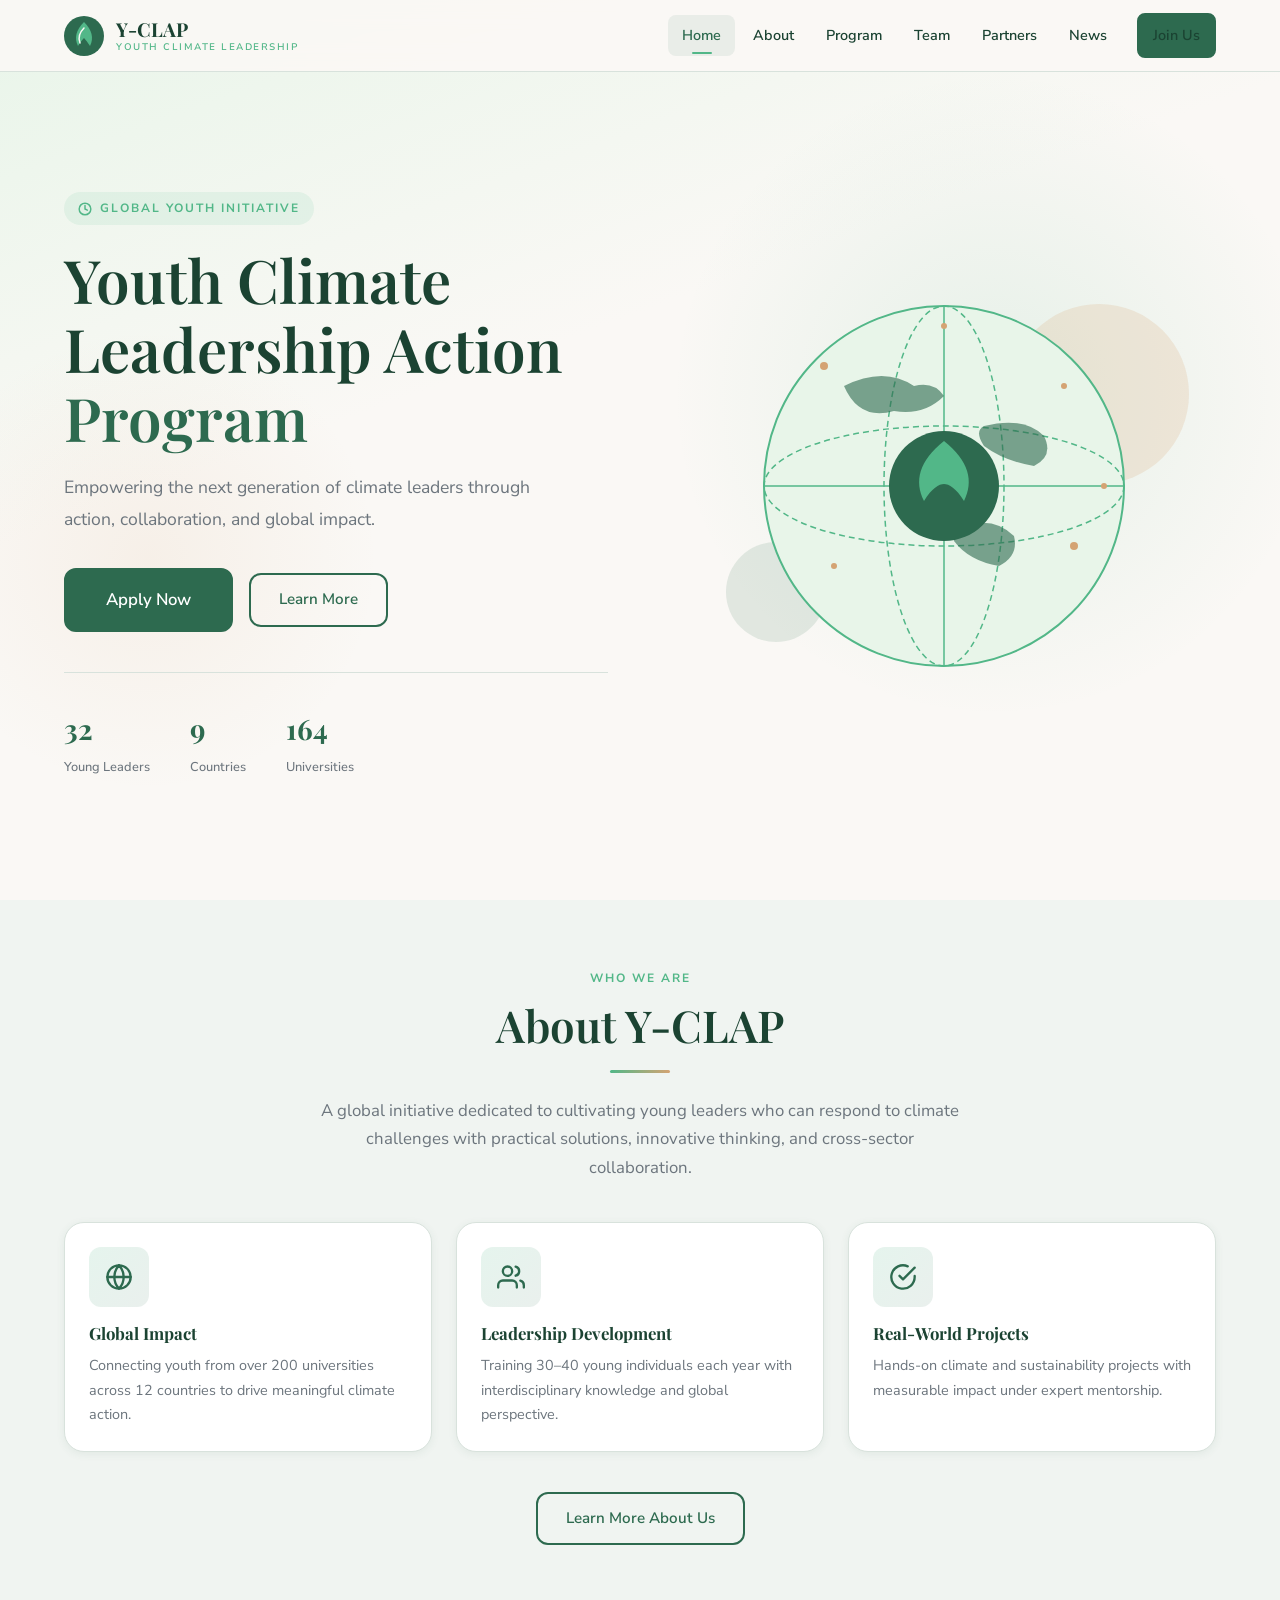
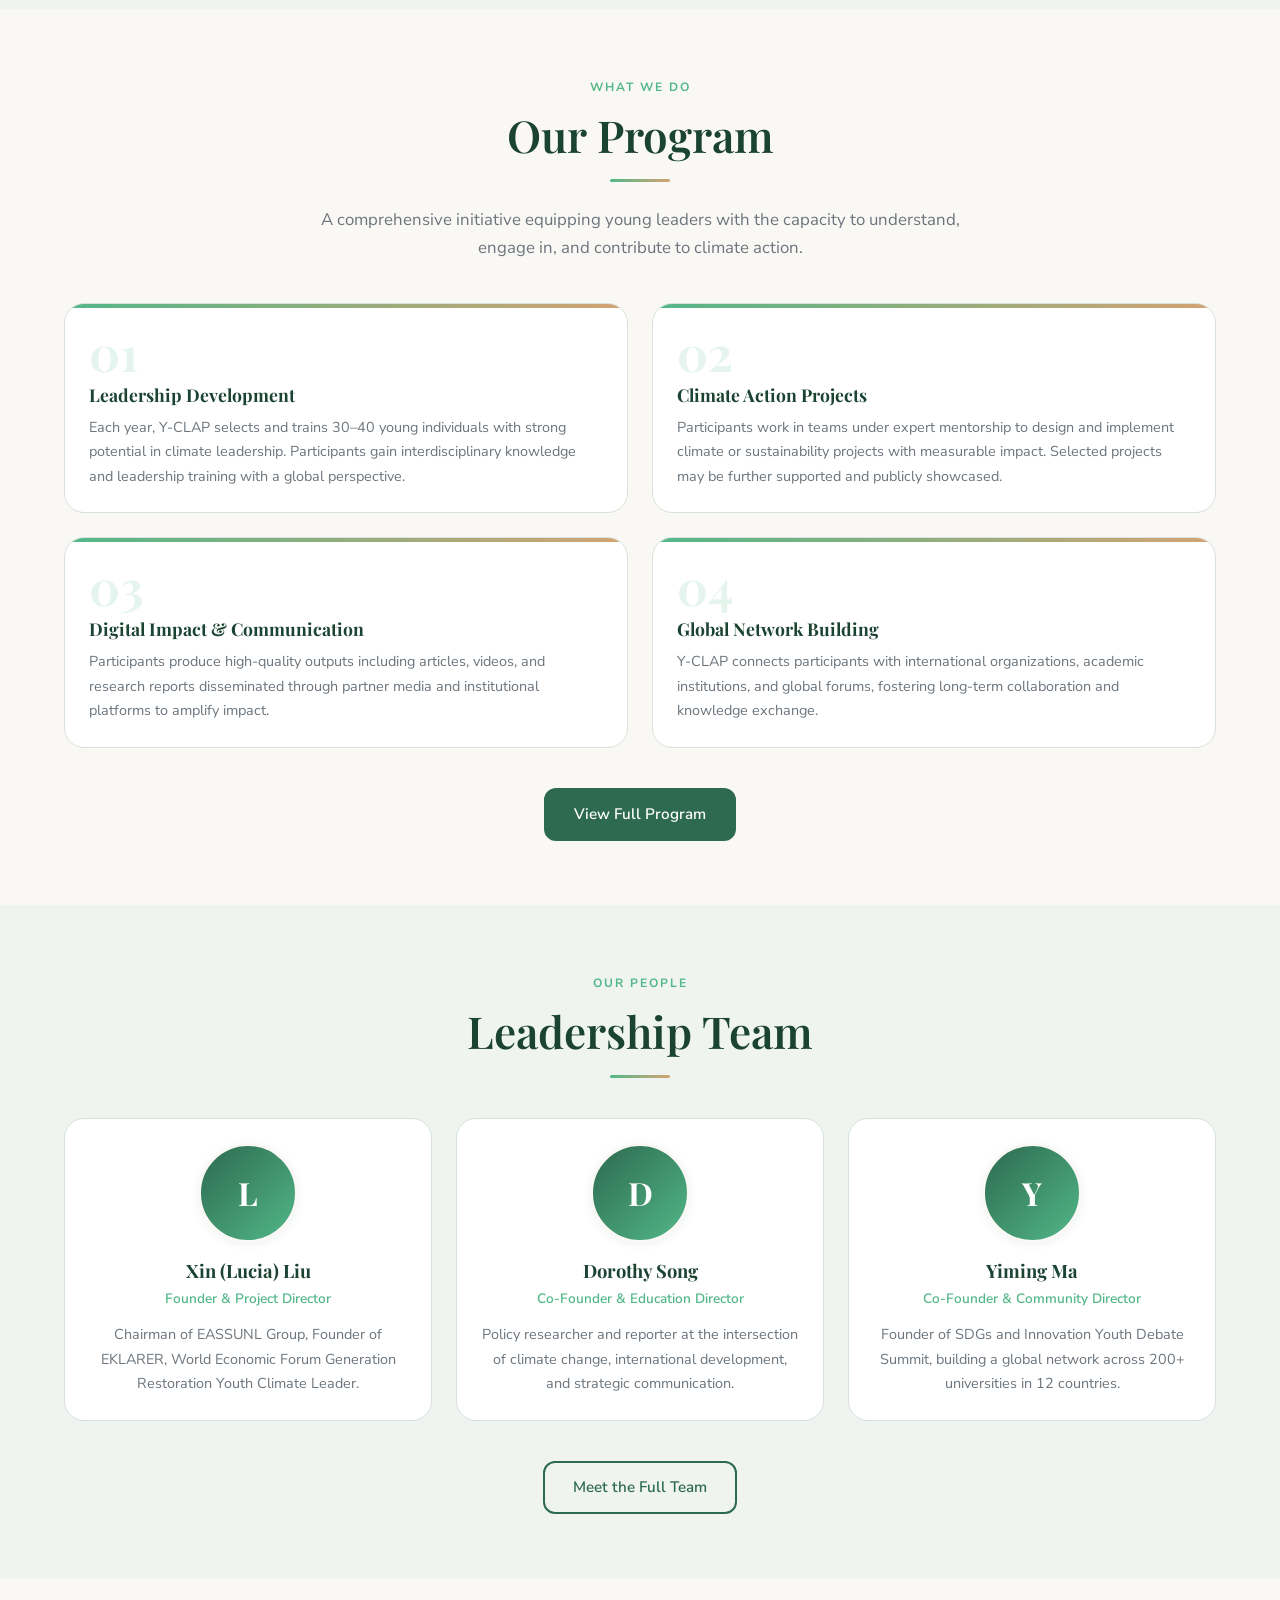
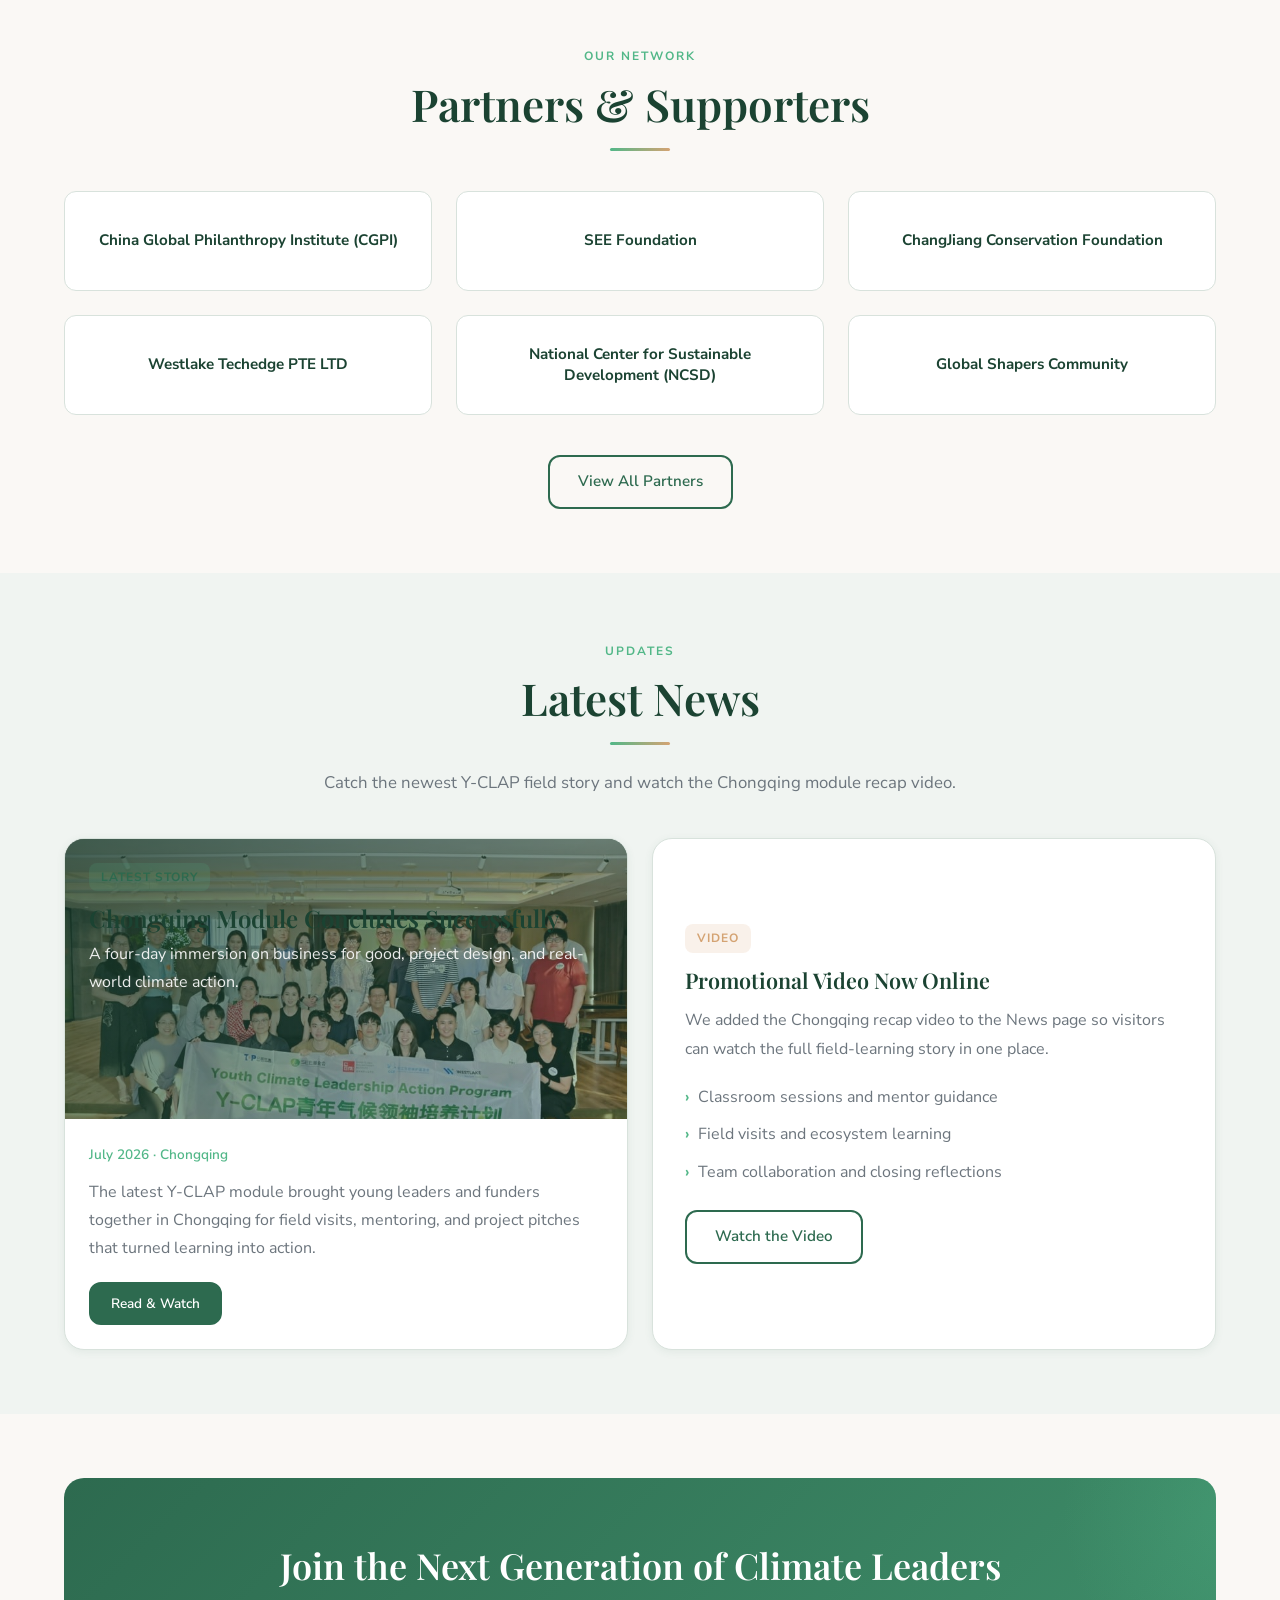
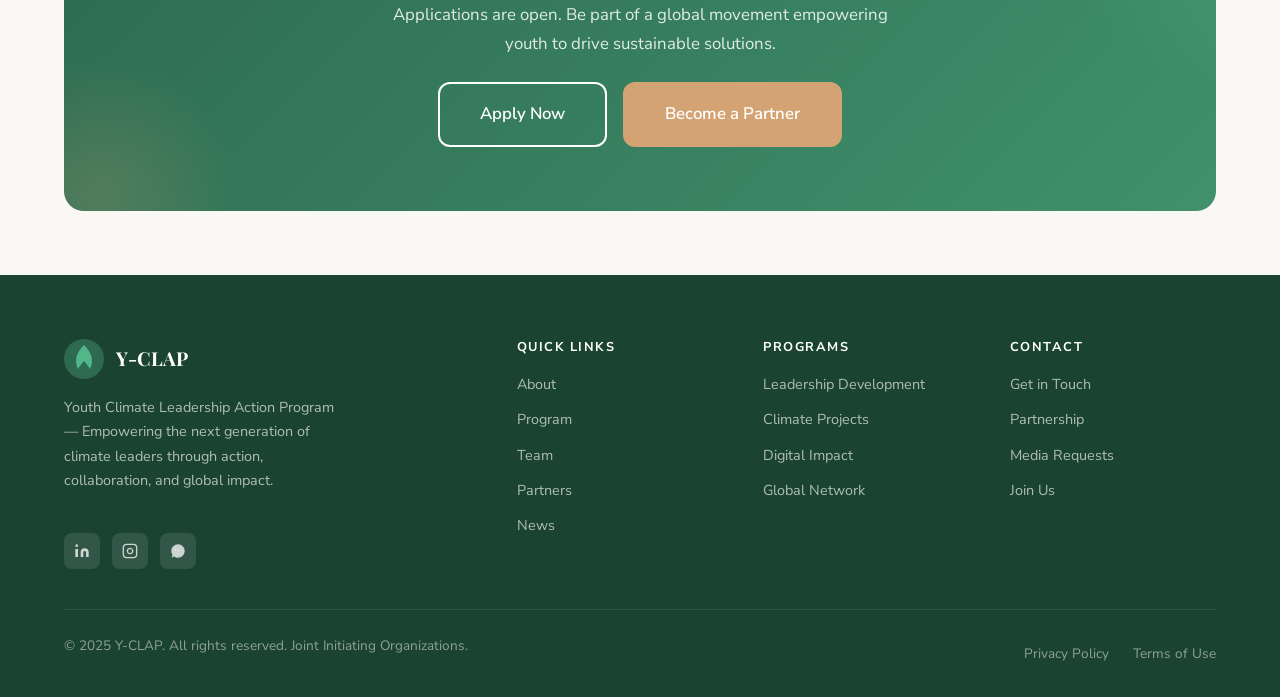
<file: index.html>
<!DOCTYPE html>
<html lang="en">
<head>
  <meta charset="UTF-8">
  <meta name="viewport" content="width=device-width, initial-scale=1.0">
  <title>Y-CLAP | Youth Climate Leadership Action Program</title>
  <meta name="description" content="Empowering the next generation of climate leaders through action, collaboration, and global impact.">
  <link rel="stylesheet" href="css/style.css">
  <link rel="stylesheet" href="css/components.css">
  <link rel="icon" type="image/svg+xml" href="data:image/svg+xml,<svg xmlns='http://www.w3.org/2000/svg' viewBox='0 0 100 100'><circle cx='50' cy='50' r='45' fill='%232d6a4f'/><path d='M50 20 C30 35 25 55 35 70 C42 60 50 55 50 55 C50 55 58 60 65 70 C75 55 70 35 50 20Z' fill='%2352b788'/></svg>">
</head>
<body>

  <!-- Header -->
  <header class="header">
    <div class="header__inner">
      <a href="index.html" class="header__logo">
        <svg class="header__logo-icon" viewBox="0 0 40 40" fill="none" xmlns="http://www.w3.org/2000/svg">
          <circle cx="20" cy="20" r="20" fill="#2d6a4f"/>
          <path d="M20 6C12 14 10 22 14 30C17 25 20 22 20 22C20 22 23 25 26 30C30 22 28 14 20 6Z" fill="#52b788"/>
          <path d="M20 12C15 17 14 22 16 27" stroke="#faf8f5" stroke-width="1.5" stroke-linecap="round"/>
        </svg>
        <div class="header__logo-text">
          Y-CLAP
          <span>Youth Climate Leadership</span>
        </div>
      </a>

      <nav class="nav" aria-label="Main navigation">
        <a href="index.html" class="nav__link active">Home</a>
        <a href="about.html" class="nav__link">About</a>
        <a href="program.html" class="nav__link">Program</a>
        <a href="team.html" class="nav__link">Team</a>
        <a href="partners.html" class="nav__link">Partners</a>
        <a href="news.html" class="nav__link">News</a>
        <a href="contact.html" class="nav__link nav__cta btn btn--primary btn--sm">Join Us</a>
      </nav>

      <button class="nav-toggle" aria-label="Toggle menu">
        <span></span><span></span><span></span>
      </button>
    </div>
  </header>

  <!-- Hero Section -->
  <section class="hero">
    <div class="container">
      <div class="hero__inner">
        <div class="hero__content">
          <div class="hero__label">
            <svg width="14" height="14" viewBox="0 0 24 24" fill="none" stroke="currentColor" stroke-width="2.5" stroke-linecap="round" stroke-linejoin="round"><path d="M12 2C6.48 2 2 6.48 2 12s4.48 10 10 10 10-4.48 10-10S17.52 2 12 2z"/><path d="M12 6v6l4 2"/></svg>
            Global Youth Initiative
          </div>
          <h1 class="hero__title">
            Youth Climate<br>Leadership Action<br><em>Program</em>
          </h1>
          <p class="hero__subtitle">
            Empowering the next generation of climate leaders through action, collaboration, and global impact.
          </p>
          <div class="hero__actions">
            <a href="contact.html" class="btn btn--primary btn--lg">Apply Now</a>
            <a href="program.html" class="btn btn--outline">Learn More</a>
          </div>

          <div class="hero__stats">
            <div class="hero__stat">
              <span class="hero__stat-number" data-counter="40">0</span>
              <span class="hero__stat-label">Young Leaders</span>
            </div>
            <div class="hero__stat">
              <span class="hero__stat-number" data-counter="12">0</span>
              <span class="hero__stat-label">Countries</span>
            </div>
            <div class="hero__stat">
              <span class="hero__stat-number" data-counter="200">0</span>
              <span class="hero__stat-label">Universities</span>
            </div>
          </div>
        </div>

        <div class="hero__visual" aria-hidden="true">
          <div class="hero__circle hero__circle--1"></div>
          <div class="hero__circle hero__circle--2"></div>
          <div class="hero__circle hero__circle--3"></div>
          <svg class="hero__illustration" viewBox="0 0 520 520" fill="none" xmlns="http://www.w3.org/2000/svg">
            <!-- Globe -->
            <circle cx="260" cy="260" r="180" fill="#e8f5e9" stroke="#52b788" stroke-width="2"/>
            <ellipse cx="260" cy="260" rx="180" ry="60" stroke="#52b788" stroke-width="1.5" stroke-dasharray="6 4"/>
            <ellipse cx="260" cy="260" rx="60" ry="180" stroke="#52b788" stroke-width="1.5" stroke-dasharray="6 4"/>
            <path d="M80 260 H440" stroke="#52b788" stroke-width="1.5"/>
            <path d="M260 80 V440" stroke="#52b788" stroke-width="1.5"/>
            <!-- Continents simplified -->
            <path d="M160 160 Q200 140 230 160 Q250 155 260 170 Q240 190 210 185 Q175 195 160 160Z" fill="#2d6a4f" opacity="0.6"/>
            <path d="M300 200 Q340 190 360 210 Q370 230 350 240 Q320 235 300 220 Q290 205 300 200Z" fill="#2d6a4f" opacity="0.6"/>
            <path d="M280 300 Q310 290 330 310 Q335 330 315 340 Q285 335 270 315 Q270 305 280 300Z" fill="#2d6a4f" opacity="0.6"/>
            <!-- Central leaf logo -->
            <circle cx="260" cy="260" r="55" fill="#2d6a4f"/>
            <path d="M260 215C235 235 230 255 240 275C248 262 255 258 260 258C265 258 272 262 280 275C290 255 285 235 260 215Z" fill="#52b788"/>
            <!-- Stars -->
            <circle cx="140" cy="140" r="4" fill="#d4a373"/>
            <circle cx="380" cy="160" r="3" fill="#d4a373"/>
            <circle cx="150" cy="340" r="3" fill="#d4a373"/>
            <circle cx="390" cy="320" r="4" fill="#d4a373"/>
            <circle cx="260" cy="100" r="3" fill="#d4a373"/>
            <circle cx="420" cy="260" r="3" fill="#d4a373"/>
          </svg>
        </div>
      </div>
    </div>
  </section>

  <!-- About Preview -->
  <section class="section section--alt">
    <div class="container">
      <div class="section__header fade-in">
        <span class="section__label">Who We Are</span>
        <h2 class="section__title">About Y-CLAP</h2>
        <div class="section-divider"></div>
        <p class="section__subtitle">
          A global initiative dedicated to cultivating young leaders who can respond to climate challenges with practical solutions, innovative thinking, and cross-sector collaboration.
        </p>
      </div>

      <div class="grid grid--3" style="margin-top: 2.5rem;">
        <div class="card fade-in fade-in-delay-1">
          <div class="value-card__icon" style="margin: 0 0 1rem;">
            <svg width="28" height="28" viewBox="0 0 24 24" fill="none" stroke="currentColor" stroke-width="2" stroke-linecap="round" stroke-linejoin="round"><circle cx="12" cy="12" r="10"/><path d="M12 2a14.5 14.5 0 0 0 0 20 14.5 14.5 0 0 0 0-20"/><path d="M2 12h20"/></svg>
          </div>
          <h3 class="value-card__title">Global Impact</h3>
          <p class="value-card__desc">Connecting youth from over 200 universities across 12 countries to drive meaningful climate action.</p>
        </div>

        <div class="card fade-in fade-in-delay-2">
          <div class="value-card__icon" style="margin: 0 0 1rem;">
            <svg width="28" height="28" viewBox="0 0 24 24" fill="none" stroke="currentColor" stroke-width="2" stroke-linecap="round" stroke-linejoin="round"><path d="M17 21v-2a4 4 0 0 0-4-4H5a4 4 0 0 0-4 4v2"/><circle cx="9" cy="7" r="4"/><path d="M23 21v-2a4 4 0 0 0-3-3.87"/><path d="M16 3.13a4 4 0 0 1 0 7.75"/></svg>
          </div>
          <h3 class="value-card__title">Leadership Development</h3>
          <p class="value-card__desc">Training 30–40 young individuals each year with interdisciplinary knowledge and global perspective.</p>
        </div>

        <div class="card fade-in fade-in-delay-3">
          <div class="value-card__icon" style="margin: 0 0 1rem;">
            <svg width="28" height="28" viewBox="0 0 24 24" fill="none" stroke="currentColor" stroke-width="2" stroke-linecap="round" stroke-linejoin="round"><path d="M22 11.08V12a10 10 0 1 1-5.93-9.14"/><polyline points="22 4 12 14.01 9 11.01"/></svg>
          </div>
          <h3 class="value-card__title">Real-World Projects</h3>
          <p class="value-card__desc">Hands-on climate and sustainability projects with measurable impact under expert mentorship.</p>
        </div>
      </div>

      <div style="text-align: center; margin-top: 2.5rem;" class="fade-in">
        <a href="about.html" class="btn btn--outline">Learn More About Us</a>
      </div>
    </div>
  </section>

  <!-- Program Highlights -->
  <section class="section">
    <div class="container">
      <div class="section__header fade-in">
        <span class="section__label">What We Do</span>
        <h2 class="section__title">Our Program</h2>
        <div class="section-divider"></div>
        <p class="section__subtitle">
          A comprehensive initiative equipping young leaders with the capacity to understand, engage in, and contribute to climate action.
        </p>
      </div>

      <div class="grid grid--2" style="margin-top: 2.5rem; gap: 1.5rem;">
        <div class="program-card fade-in fade-in-delay-1">
          <div class="program-card__number">01</div>
          <h3 class="program-card__title">Leadership Development</h3>
          <p class="program-card__desc">Each year, Y-CLAP selects and trains 30–40 young individuals with strong potential in climate leadership. Participants gain interdisciplinary knowledge and leadership training with a global perspective.</p>
        </div>

        <div class="program-card fade-in fade-in-delay-2">
          <div class="program-card__number">02</div>
          <h3 class="program-card__title">Climate Action Projects</h3>
          <p class="program-card__desc">Participants work in teams under expert mentorship to design and implement climate or sustainability projects with measurable impact. Selected projects may be further supported and publicly showcased.</p>
        </div>

        <div class="program-card fade-in fade-in-delay-3">
          <div class="program-card__number">03</div>
          <h3 class="program-card__title">Digital Impact & Communication</h3>
          <p class="program-card__desc">Participants produce high-quality outputs including articles, videos, and research reports disseminated through partner media and institutional platforms to amplify impact.</p>
        </div>

        <div class="program-card fade-in fade-in-delay-4">
          <div class="program-card__number">04</div>
          <h3 class="program-card__title">Global Network Building</h3>
          <p class="program-card__desc">Y-CLAP connects participants with international organizations, academic institutions, and global forums, fostering long-term collaboration and knowledge exchange.</p>
        </div>
      </div>

      <div style="text-align: center; margin-top: 2.5rem;" class="fade-in">
        <a href="program.html" class="btn btn--primary">View Full Program</a>
      </div>
    </div>
  </section>

  <!-- Team Preview -->
  <section class="section section--alt">
    <div class="container">
      <div class="section__header fade-in">
        <span class="section__label">Our People</span>
        <h2 class="section__title">Leadership Team</h2>
        <div class="section-divider"></div>
      </div>

      <div class="grid grid--3" style="margin-top: 2.5rem;">
        <div class="team-card text-center fade-in fade-in-delay-1">
          <div class="team-card__avatar">L</div>
          <h3 class="team-card__name">Xin (Lucia) Liu</h3>
          <p class="team-card__role">Founder & Project Director</p>
          <p class="team-card__bio">Chairman of EASSUNL Group, Founder of EKLARER, World Economic Forum Generation Restoration Youth Climate Leader.</p>
        </div>

        <div class="team-card text-center fade-in fade-in-delay-2">
          <div class="team-card__avatar">D</div>
          <h3 class="team-card__name">Dorothy Song</h3>
          <p class="team-card__role">Co-Founder & Education Director</p>
          <p class="team-card__bio">Policy researcher and reporter at the intersection of climate change, international development, and strategic communication.</p>
        </div>

        <div class="team-card text-center fade-in fade-in-delay-3">
          <div class="team-card__avatar">Y</div>
          <h3 class="team-card__name">Yiming Ma</h3>
          <p class="team-card__role">Co-Founder & Community Director</p>
          <p class="team-card__bio">Founder of SDGs and Innovation Youth Debate Summit, building a global network across 200+ universities in 12 countries.</p>
        </div>
      </div>

      <div style="text-align: center; margin-top: 2.5rem;" class="fade-in">
        <a href="team.html" class="btn btn--outline">Meet the Full Team</a>
      </div>
    </div>
  </section>

  <!-- Partners Preview -->
  <section class="section">
    <div class="container">
      <div class="section__header fade-in">
        <span class="section__label">Our Network</span>
        <h2 class="section__title">Partners & Supporters</h2>
        <div class="section-divider"></div>
      </div>

      <div class="grid grid--3" style="margin-top: 2.5rem;">
        <div class="partner-card fade-in fade-in-delay-1"><span class="partner-card__name">China Global Philanthropy Institute (CGPI)</span></div>
        <div class="partner-card fade-in fade-in-delay-2"><span class="partner-card__name">SEE Foundation</span></div>
        <div class="partner-card fade-in fade-in-delay-3"><span class="partner-card__name">ChangJiang Conservation Foundation</span></div>
        <div class="partner-card fade-in fade-in-delay-1"><span class="partner-card__name">Westlake Techedge PTE LTD</span></div>
        <div class="partner-card fade-in fade-in-delay-2"><span class="partner-card__name">National Center for Sustainable Development (NCSD)</span></div>
        <div class="partner-card fade-in fade-in-delay-3"><span class="partner-card__name">Global Shapers Community</span></div>
      </div>

      <div style="text-align: center; margin-top: 2.5rem;" class="fade-in">
        <a href="partners.html" class="btn btn--outline">View All Partners</a>
      </div>
    </div>
  </section>

  <!-- Latest News -->
  <section class="section section--alt">
    <div class="container">
      <div class="section__header fade-in">
        <span class="section__label">Updates</span>
        <h2 class="section__title">Latest News</h2>
        <div class="section-divider"></div>
        <p class="section__subtitle">Catch the newest Y-CLAP field story and watch the Chongqing module recap video.</p>
      </div>

      <div class="grid grid--2" style="margin-top: 2.5rem; gap: 1.5rem; align-items: stretch;">
        <div class="card fade-in fade-in-delay-1" style="padding: 0; overflow: hidden;">
          <div style="position: relative; min-height: 280px; background: var(--color-primary-dark);">
            <img src="assets/images/group-cover.jpg" alt="Chongqing module video still" style="width: 100%; height: 100%; object-fit: cover; position: absolute; inset: 0; opacity: 0.78;">
            <div style="position: absolute; inset: 0; background: linear-gradient(135deg, rgba(27,67,50,0.7), rgba(82,183,136,0.15));"></div>
            <div style="position: relative; z-index: 1; display: flex; height: 100%; align-items: flex-end; padding: 1.5rem; color: white;">
              <div>
                <span class="badge badge--green" style="margin-bottom: 0.75rem;">Latest Story</span>
                <h3 style="font-size: 1.5rem; margin-bottom: 0.5rem; line-height: 1.25;">Chongqing Module Concludes Successfully</h3>
                <p style="margin: 0; opacity: 0.9;">A four-day immersion on business for good, project design, and real-world climate action.</p>
              </div>
            </div>
          </div>
          <div style="padding: 1.5rem;">
            <p style="color: var(--color-secondary); font-size: 0.85rem; font-weight: 600; margin-bottom: 0.75rem;">July 2026 · Chongqing</p>
            <p style="color: var(--color-text-muted); line-height: 1.75; margin-bottom: 1.25rem;">The latest Y-CLAP module brought young leaders and funders together in Chongqing for field visits, mentoring, and project pitches that turned learning into action.</p>
            <a href="news.html#video" class="btn btn--primary btn--sm">Read &amp; Watch</a>
          </div>
        </div>

        <div class="card fade-in fade-in-delay-2" style="display: flex; flex-direction: column; justify-content: center; min-height: 280px; padding: 2rem;">
          <span class="badge badge--accent" style="margin-bottom: 0.85rem; align-self: flex-start;">Video</span>
          <h3 style="font-size: 1.35rem; margin-bottom: 0.75rem; color: var(--color-primary-dark);">Promotional Video Now Online</h3>
          <p style="color: var(--color-text-muted); line-height: 1.8; margin-bottom: 1.25rem;">We added the Chongqing recap video to the News page so visitors can watch the full field-learning story in one place.</p>
          <ul style="list-style: none; display: grid; gap: 0.65rem; margin: 0 0 1.5rem; padding: 0; color: var(--color-text-muted);">
            <li style="display: flex; gap: 0.5rem; align-items: flex-start;"><span style="color: var(--color-secondary); font-weight: 700;">›</span> Classroom sessions and mentor guidance</li>
            <li style="display: flex; gap: 0.5rem; align-items: flex-start;"><span style="color: var(--color-secondary); font-weight: 700;">›</span> Field visits and ecosystem learning</li>
            <li style="display: flex; gap: 0.5rem; align-items: flex-start;"><span style="color: var(--color-secondary); font-weight: 700;">›</span> Team collaboration and closing reflections</li>
          </ul>
          <div>
            <a href="news.html#video" class="btn btn--outline">Watch the Video</a>
          </div>
        </div>
      </div>
    </div>
  </section>


  <!-- CTA Banner -->
  <section class="section">
    <div class="container">
      <div class="cta-banner fade-in">
        <div class="cta-banner__inner">
          <h2>Join the Next Generation of Climate Leaders</h2>
          <p>Applications are open. Be part of a global movement empowering youth to drive sustainable solutions.</p>
          <div class="cta-banner__actions">
            <a href="contact.html" class="btn btn--outline-white btn--lg">Apply Now</a>
            <a href="contact.html" class="btn btn--accent btn--lg">Become a Partner</a>
          </div>
        </div>
      </div>
    </div>
  </section>

  <!-- Footer -->
  <footer class="footer">
    <div class="container">
      <div class="footer__grid">
        <div class="footer__brand">
          <div class="footer__brand-logo">
            <svg viewBox="0 0 40 40" fill="none"><circle cx="20" cy="20" r="20" fill="#2d6a4f"/><path d="M20 6C12 14 10 22 14 30C17 25 20 22 20 22C20 22 23 25 26 30C30 22 28 14 20 6Z" fill="#52b788"/></svg>
            <span class="footer__brand-name">Y-CLAP</span>
          </div>
          <p class="footer__brand-desc">Youth Climate Leadership Action Program — Empowering the next generation of climate leaders through action, collaboration, and global impact.</p>
          <div class="footer__social">
            <a href="#" aria-label="LinkedIn">
              <svg width="16" height="16" viewBox="0 0 24 24" fill="currentColor"><path d="M16 8a6 6 0 0 1 6 6v7h-4v-7a2 2 0 0 0-2-2 2 2 0 0 0-2 2v7h-4v-7a6 6 0 0 1 6-6z"/><rect x="2" y="9" width="4" height="12"/><circle cx="4" cy="4" r="2"/></svg>
            </a>
            <a href="#" aria-label="Instagram">
              <svg width="16" height="16" viewBox="0 0 24 24" fill="none" stroke="currentColor" stroke-width="2"><rect x="2" y="2" width="20" height="20" rx="5" ry="5"/><path d="M16 11.37A4 4 0 1 1 12.63 8 4 4 0 0 1 16 11.37z"/><line x1="17.5" y1="6.5" x2="17.51" y2="6.5"/></svg>
            </a>
            <a href="#" aria-label="WeChat">
              <svg width="16" height="16" viewBox="0 0 24 24" fill="currentColor"><path d="M8.5 11.5a1 1 0 1 0 0-2 1 1 0 0 0 0 2zm5 0a1 1 0 1 0 0-2 1 1 0 0 0 0 2z"/><path d="M12 2C6.48 2 2 6.48 2 12c0 2.17.7 4.18 1.88 5.82L2 22l4.18-1.88C7.82 21.3 9.83 22 12 22c5.52 0 10-4.48 10-10S17.52 2 12 2z"/></svg>
            </a>
          </div>
        </div>

        <div class="footer__col">
          <h4>Quick Links</h4>
          <ul class="footer__links">
            <li><a href="about.html">About</a></li>
            <li><a href="program.html">Program</a></li>
            <li><a href="team.html">Team</a></li>
            <li><a href="partners.html">Partners</a></li>
            <li><a href="news.html">News</a></li>
          </ul>
        </div>

        <div class="footer__col">
          <h4>Programs</h4>
          <ul class="footer__links">
            <li><a href="program.html">Leadership Development</a></li>
            <li><a href="program.html">Climate Projects</a></li>
            <li><a href="program.html">Digital Impact</a></li>
            <li><a href="program.html">Global Network</a></li>
          </ul>
        </div>

        <div class="footer__col">
          <h4>Contact</h4>
          <ul class="footer__links">
            <li><a href="contact.html">Get in Touch</a></li>
            <li><a href="contact.html">Partnership</a></li>
            <li><a href="contact.html">Media Requests</a></li>
            <li><a href="contact.html">Join Us</a></li>
          </ul>
        </div>
      </div>

      <div class="footer__bottom">
        <p>© 2025 Y-CLAP. All rights reserved. Joint Initiating Organizations.</p>
        <div class="footer__bottom-links">
          <a href="#">Privacy Policy</a>
          <a href="#">Terms of Use</a>
        </div>
      </div>
    </div>
  </footer>

  <script src="js/main.js"></script>
</body>
</html>
</file>
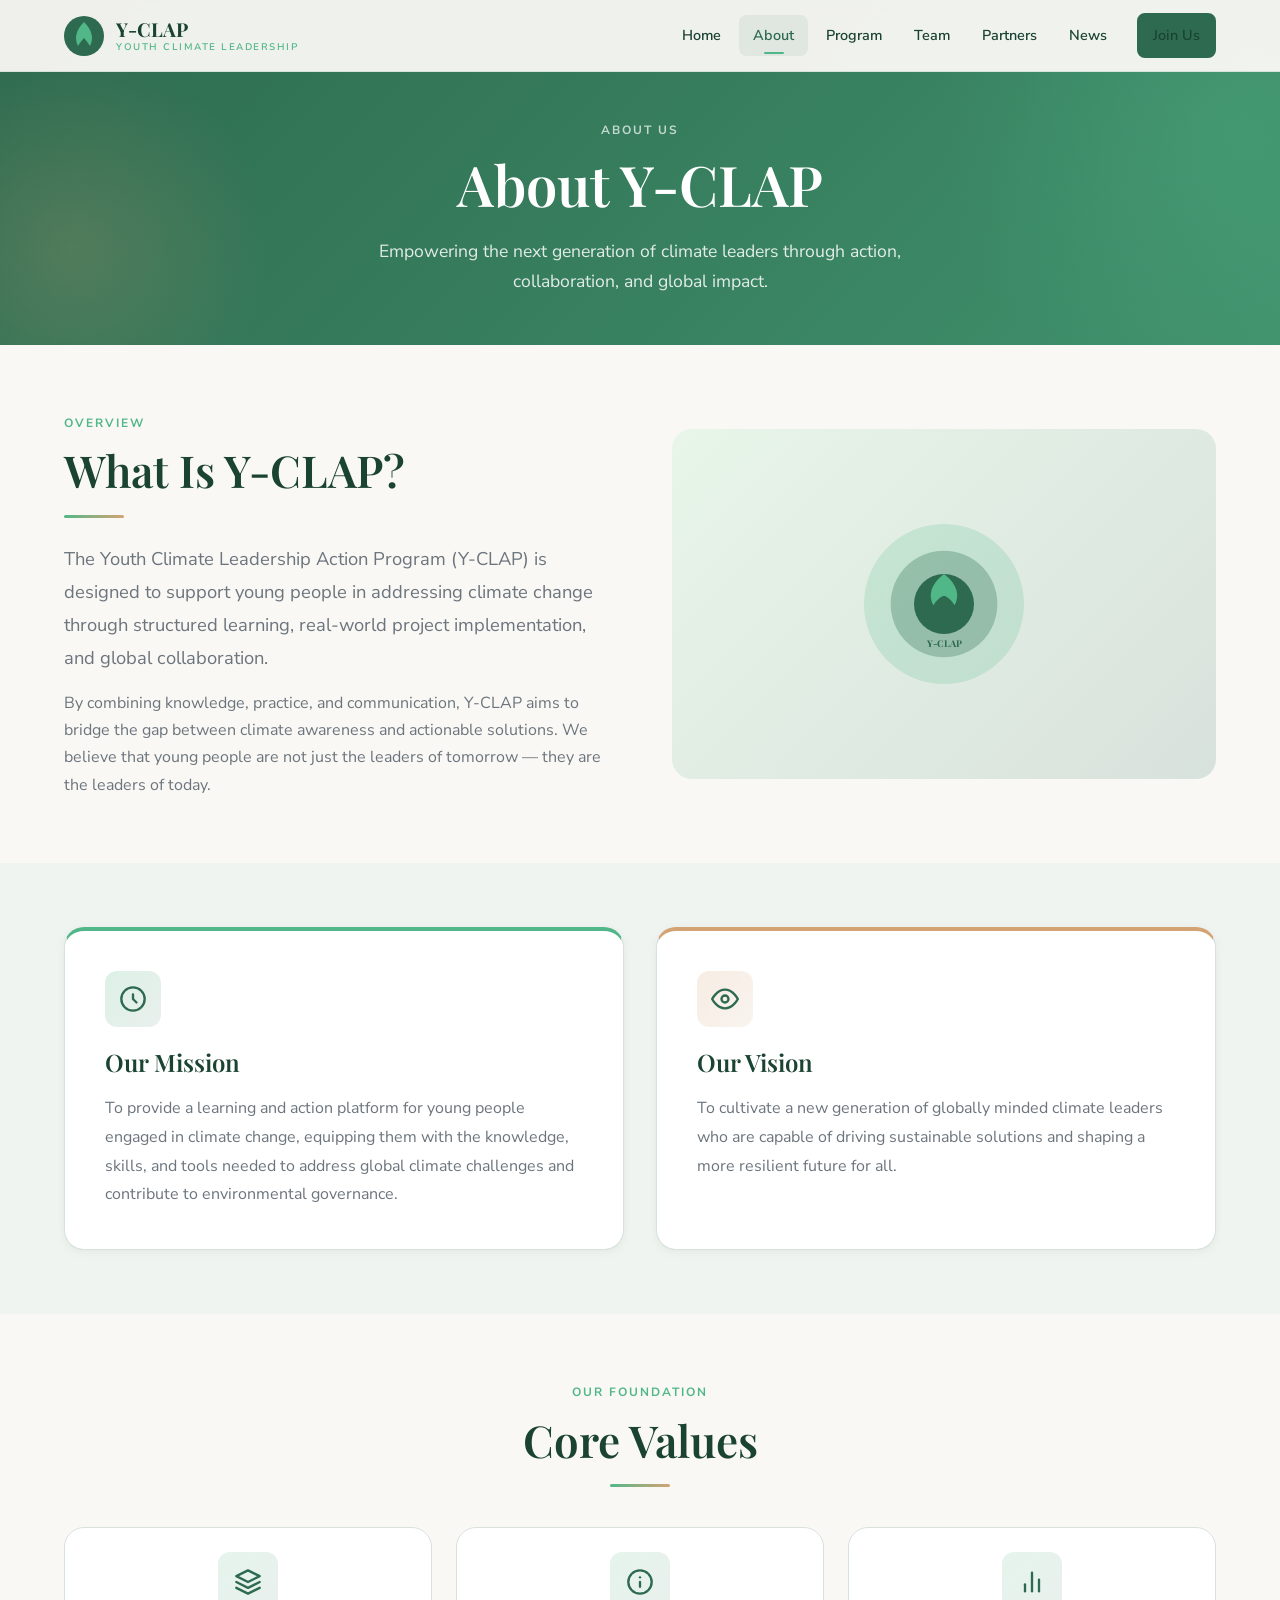
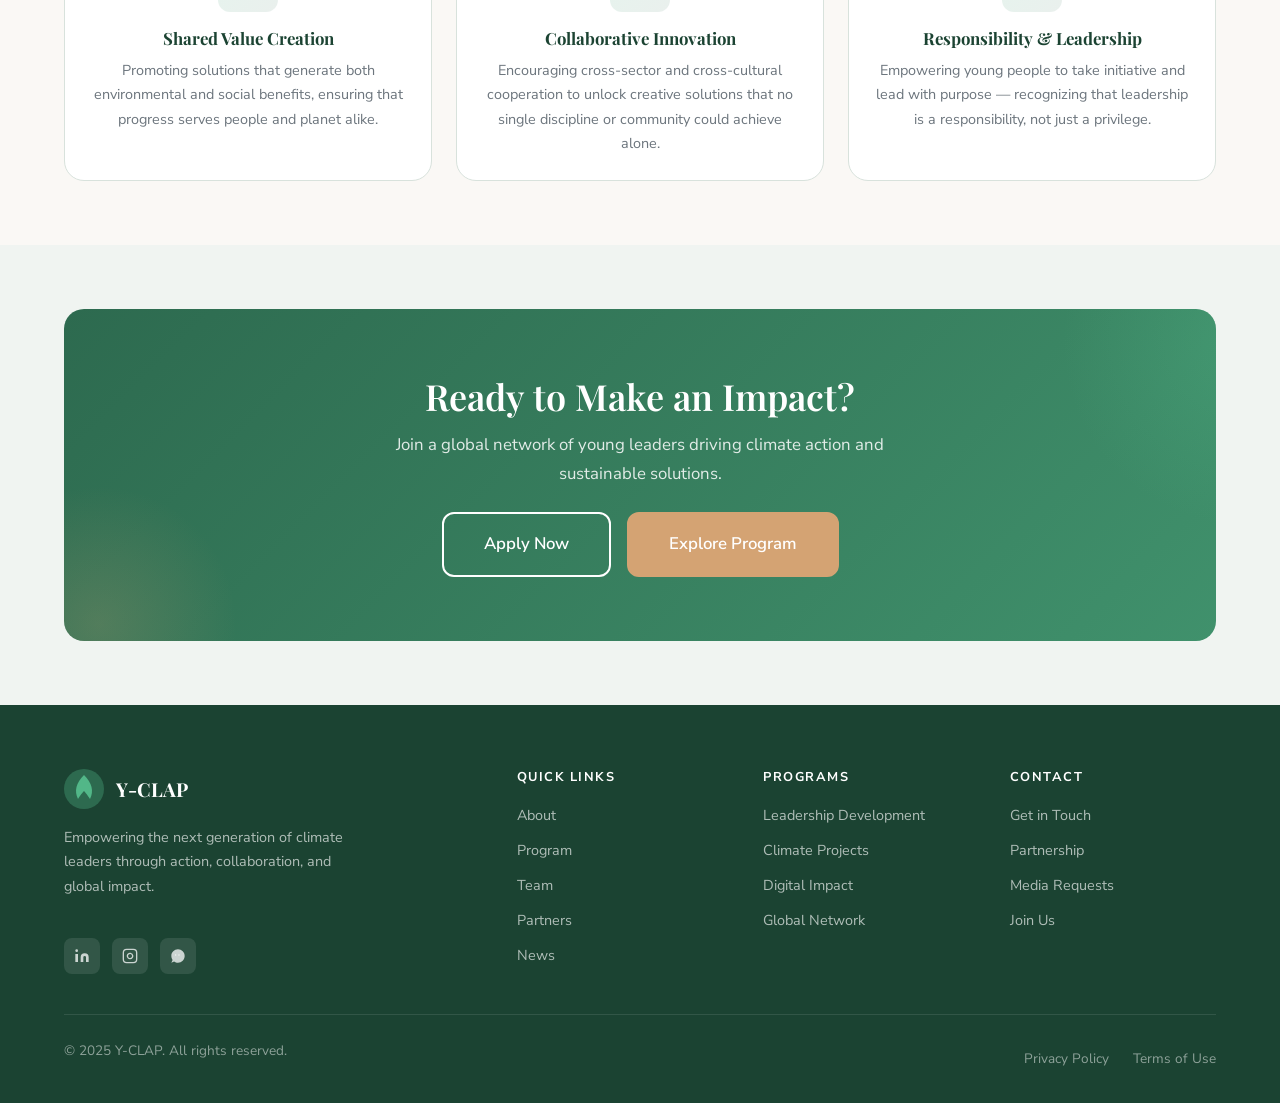
<file: about.html>
<!DOCTYPE html>
<html lang="en">
<head>
  <meta charset="UTF-8">
  <meta name="viewport" content="width=device-width, initial-scale=1.0">
  <title>About | Y-CLAP</title>
  <link rel="stylesheet" href="css/style.css">
  <link rel="stylesheet" href="css/components.css">
  <link rel="icon" type="image/svg+xml" href="data:image/svg+xml,<svg xmlns='http://www.w3.org/2000/svg' viewBox='0 0 100 100'><circle cx='50' cy='50' r='45' fill='%232d6a4f'/><path d='M50 20 C30 35 25 55 35 70 C42 60 50 55 50 55 C50 55 58 60 65 70 C75 55 70 35 50 20Z' fill='%2352b788'/></svg>">
</head>
<body>

  <header class="header">
    <div class="header__inner">
      <a href="index.html" class="header__logo">
        <svg class="header__logo-icon" viewBox="0 0 40 40" fill="none"><circle cx="20" cy="20" r="20" fill="#2d6a4f"/><path d="M20 6C12 14 10 22 14 30C17 25 20 22 20 22C20 22 23 25 26 30C30 22 28 14 20 6Z" fill="#52b788"/></svg>
        <div class="header__logo-text">Y-CLAP<span>Youth Climate Leadership</span></div>
      </a>
      <nav class="nav">
        <a href="index.html" class="nav__link">Home</a>
        <a href="about.html" class="nav__link active">About</a>
        <a href="program.html" class="nav__link">Program</a>
        <a href="team.html" class="nav__link">Team</a>
        <a href="partners.html" class="nav__link">Partners</a>
        <a href="news.html" class="nav__link">News</a>
        <a href="contact.html" class="nav__link nav__cta btn btn--primary btn--sm">Join Us</a>
      </nav>
      <button class="nav-toggle" aria-label="Toggle menu"><span></span><span></span><span></span></button>
    </div>
  </header>

  <!-- Page Hero -->
  <section class="page-hero">
    <div class="container">
      <p class="page-hero__label">About Us</p>
      <h1 class="page-hero__title">About Y-CLAP</h1>
      <p class="page-hero__subtitle">Empowering the next generation of climate leaders through action, collaboration, and global impact.</p>
    </div>
  </section>

  <!-- Overview -->
  <section class="section">
    <div class="container">
      <div style="display: grid; grid-template-columns: 1fr 1fr; gap: 4rem; align-items: center;">
        <div class="fade-in">
          <span class="section__label">Overview</span>
          <h2 class="section__title" style="text-align:left;">What Is Y-CLAP?</h2>
          <div class="section-divider" style="margin: 1rem 0 1.5rem 0;"></div>
          <p class="lead">The Youth Climate Leadership Action Program (Y-CLAP) is designed to support young people in addressing climate change through structured learning, real-world project implementation, and global collaboration.</p>
          <p style="margin-top:1rem; color: var(--color-text-muted);">By combining knowledge, practice, and communication, Y-CLAP aims to bridge the gap between climate awareness and actionable solutions. We believe that young people are not just the leaders of tomorrow — they are the leaders of today.</p>
        </div>
        <div style="background: linear-gradient(135deg, #e8f5e9, #d8e2dc); border-radius: 20px; height: 350px; display: flex; align-items: center; justify-content: center;" class="fade-in fade-in-delay-2">
          <svg viewBox="0 0 300 300" width="200" fill="none">
            <circle cx="150" cy="150" r="120" fill="#52b788" opacity="0.2"/>
            <circle cx="150" cy="150" r="80" fill="#2d6a4f" opacity="0.3"/>
            <circle cx="150" cy="150" r="45" fill="#2d6a4f"/>
            <path d="M150 105C130 120 126 137 134 152C141 141 147 138 150 138C153 138 159 141 166 152C174 137 170 120 150 105Z" fill="#52b788"/>
            <text x="150" y="215" text-anchor="middle" font-family="Playfair Display" font-size="14" fill="#2d6a4f" font-weight="700">Y-CLAP</text>
          </svg>
        </div>
      </div>
    </div>
  </section>

  <!-- Mission & Vision -->
  <section class="section section--alt">
    <div class="container">
      <div style="display: grid; grid-template-columns: 1fr 1fr; gap: 2rem;">
        <div class="card fade-in" style="padding: 2.5rem; border-top: 4px solid var(--color-secondary);">
          <div style="width: 56px; height: 56px; border-radius: 12px; background: linear-gradient(135deg, rgba(82,183,136,0.2), rgba(45,106,79,0.1)); display: flex; align-items: center; justify-content: center; margin-bottom: 1.25rem;">
            <svg width="28" height="28" viewBox="0 0 24 24" fill="none" stroke="#2d6a4f" stroke-width="2" stroke-linecap="round" stroke-linejoin="round"><circle cx="12" cy="12" r="10"/><path d="M12 8v4l3 3"/></svg>
          </div>
          <h3 style="font-size: 1.5rem; margin-bottom: 1rem;">Our Mission</h3>
          <p style="color: var(--color-text-muted); line-height: 1.8;">To provide a learning and action platform for young people engaged in climate change, equipping them with the knowledge, skills, and tools needed to address global climate challenges and contribute to environmental governance.</p>
        </div>

        <div class="card fade-in fade-in-delay-2" style="padding: 2.5rem; border-top: 4px solid var(--color-accent);">
          <div style="width: 56px; height: 56px; border-radius: 12px; background: linear-gradient(135deg, rgba(212,163,115,0.2), rgba(196,145,95,0.1)); display: flex; align-items: center; justify-content: center; margin-bottom: 1.25rem;">
            <svg width="28" height="28" viewBox="0 0 24 24" fill="none" stroke="#2d6a4f" stroke-width="2" stroke-linecap="round" stroke-linejoin="round"><path d="M1 12s4-8 11-8 11 8 11 8-4 8-11 8-11-8-11-8z"/><circle cx="12" cy="12" r="3"/></svg>
          </div>
          <h3 style="font-size: 1.5rem; margin-bottom: 1rem;">Our Vision</h3>
          <p style="color: var(--color-text-muted); line-height: 1.8;">To cultivate a new generation of globally minded climate leaders who are capable of driving sustainable solutions and shaping a more resilient future for all.</p>
        </div>
      </div>
    </div>
  </section>

  <!-- Core Values -->
  <section class="section">
    <div class="container">
      <div class="section__header fade-in">
        <span class="section__label">Our Foundation</span>
        <h2 class="section__title">Core Values</h2>
        <div class="section-divider"></div>
      </div>

      <div class="grid grid--3" style="margin-top: 2.5rem;">
        <div class="value-card fade-in fade-in-delay-1">
          <div class="value-card__icon">
            <svg width="28" height="28" viewBox="0 0 24 24" fill="none" stroke="currentColor" stroke-width="2" stroke-linecap="round" stroke-linejoin="round"><path d="M12 2L2 7l10 5 10-5-10-5z"/><path d="M2 17l10 5 10-5"/><path d="M2 12l10 5 10-5"/></svg>
          </div>
          <h3 class="value-card__title">Shared Value Creation</h3>
          <p class="value-card__desc">Promoting solutions that generate both environmental and social benefits, ensuring that progress serves people and planet alike.</p>
        </div>

        <div class="value-card fade-in fade-in-delay-2">
          <div class="value-card__icon">
            <svg width="28" height="28" viewBox="0 0 24 24" fill="none" stroke="currentColor" stroke-width="2" stroke-linecap="round" stroke-linejoin="round"><circle cx="12" cy="12" r="10"/><path d="M12 16v-4"/><path d="M12 8h.01"/></svg>
          </div>
          <h3 class="value-card__title">Collaborative Innovation</h3>
          <p class="value-card__desc">Encouraging cross-sector and cross-cultural cooperation to unlock creative solutions that no single discipline or community could achieve alone.</p>
        </div>

        <div class="value-card fade-in fade-in-delay-3">
          <div class="value-card__icon">
            <svg width="28" height="28" viewBox="0 0 24 24" fill="none" stroke="currentColor" stroke-width="2" stroke-linecap="round" stroke-linejoin="round"><path d="M18 20V10"/><path d="M12 20V4"/><path d="M6 20v-6"/></svg>
          </div>
          <h3 class="value-card__title">Responsibility & Leadership</h3>
          <p class="value-card__desc">Empowering young people to take initiative and lead with purpose — recognizing that leadership is a responsibility, not just a privilege.</p>
        </div>
      </div>
    </div>
  </section>

  <!-- CTA -->
  <section class="section section--alt">
    <div class="container">
      <div class="cta-banner fade-in">
        <div class="cta-banner__inner">
          <h2>Ready to Make an Impact?</h2>
          <p>Join a global network of young leaders driving climate action and sustainable solutions.</p>
          <div class="cta-banner__actions">
            <a href="contact.html" class="btn btn--outline-white btn--lg">Apply Now</a>
            <a href="program.html" class="btn btn--accent btn--lg">Explore Program</a>
          </div>
        </div>
      </div>
    </div>
  </section>

  <!-- Footer -->
  <footer class="footer">
    <div class="container">
      <div class="footer__grid">
        <div class="footer__brand">
          <div class="footer__brand-logo">
            <svg viewBox="0 0 40 40" fill="none"><circle cx="20" cy="20" r="20" fill="#2d6a4f"/><path d="M20 6C12 14 10 22 14 30C17 25 20 22 20 22C20 22 23 25 26 30C30 22 28 14 20 6Z" fill="#52b788"/></svg>
            <span class="footer__brand-name">Y-CLAP</span>
          </div>
          <p class="footer__brand-desc">Empowering the next generation of climate leaders through action, collaboration, and global impact.</p>
          <div class="footer__social">
            <a href="#" aria-label="LinkedIn"><svg width="16" height="16" viewBox="0 0 24 24" fill="currentColor"><path d="M16 8a6 6 0 0 1 6 6v7h-4v-7a2 2 0 0 0-2-2 2 2 0 0 0-2 2v7h-4v-7a6 6 0 0 1 6-6z"/><rect x="2" y="9" width="4" height="12"/><circle cx="4" cy="4" r="2"/></svg></a>
            <a href="#" aria-label="Instagram"><svg width="16" height="16" viewBox="0 0 24 24" fill="none" stroke="currentColor" stroke-width="2"><rect x="2" y="2" width="20" height="20" rx="5" ry="5"/><path d="M16 11.37A4 4 0 1 1 12.63 8 4 4 0 0 1 16 11.37z"/><line x1="17.5" y1="6.5" x2="17.51" y2="6.5"/></svg></a>
            <a href="#" aria-label="WeChat"><svg width="16" height="16" viewBox="0 0 24 24" fill="currentColor"><path d="M8.5 11.5a1 1 0 1 0 0-2 1 1 0 0 0 0 2zm5 0a1 1 0 1 0 0-2 1 1 0 0 0 0 2z"/><path d="M12 2C6.48 2 2 6.48 2 12c0 2.17.7 4.18 1.88 5.82L2 22l4.18-1.88C7.82 21.3 9.83 22 12 22c5.52 0 10-4.48 10-10S17.52 2 12 2z"/></svg></a>
          </div>
        </div>
        <div class="footer__col"><h4>Quick Links</h4><ul class="footer__links"><li><a href="about.html">About</a></li><li><a href="program.html">Program</a></li><li><a href="team.html">Team</a></li><li><a href="partners.html">Partners</a></li><li><a href="news.html">News</a></li></ul></div>
        <div class="footer__col"><h4>Programs</h4><ul class="footer__links"><li><a href="program.html">Leadership Development</a></li><li><a href="program.html">Climate Projects</a></li><li><a href="program.html">Digital Impact</a></li><li><a href="program.html">Global Network</a></li></ul></div>
        <div class="footer__col"><h4>Contact</h4><ul class="footer__links"><li><a href="contact.html">Get in Touch</a></li><li><a href="contact.html">Partnership</a></li><li><a href="contact.html">Media Requests</a></li><li><a href="contact.html">Join Us</a></li></ul></div>
      </div>
      <div class="footer__bottom"><p>© 2025 Y-CLAP. All rights reserved.</p><div class="footer__bottom-links"><a href="#">Privacy Policy</a><a href="#">Terms of Use</a></div></div>
    </div>
  </footer>
  <script src="js/main.js"></script>
</body>
</html>
</file>
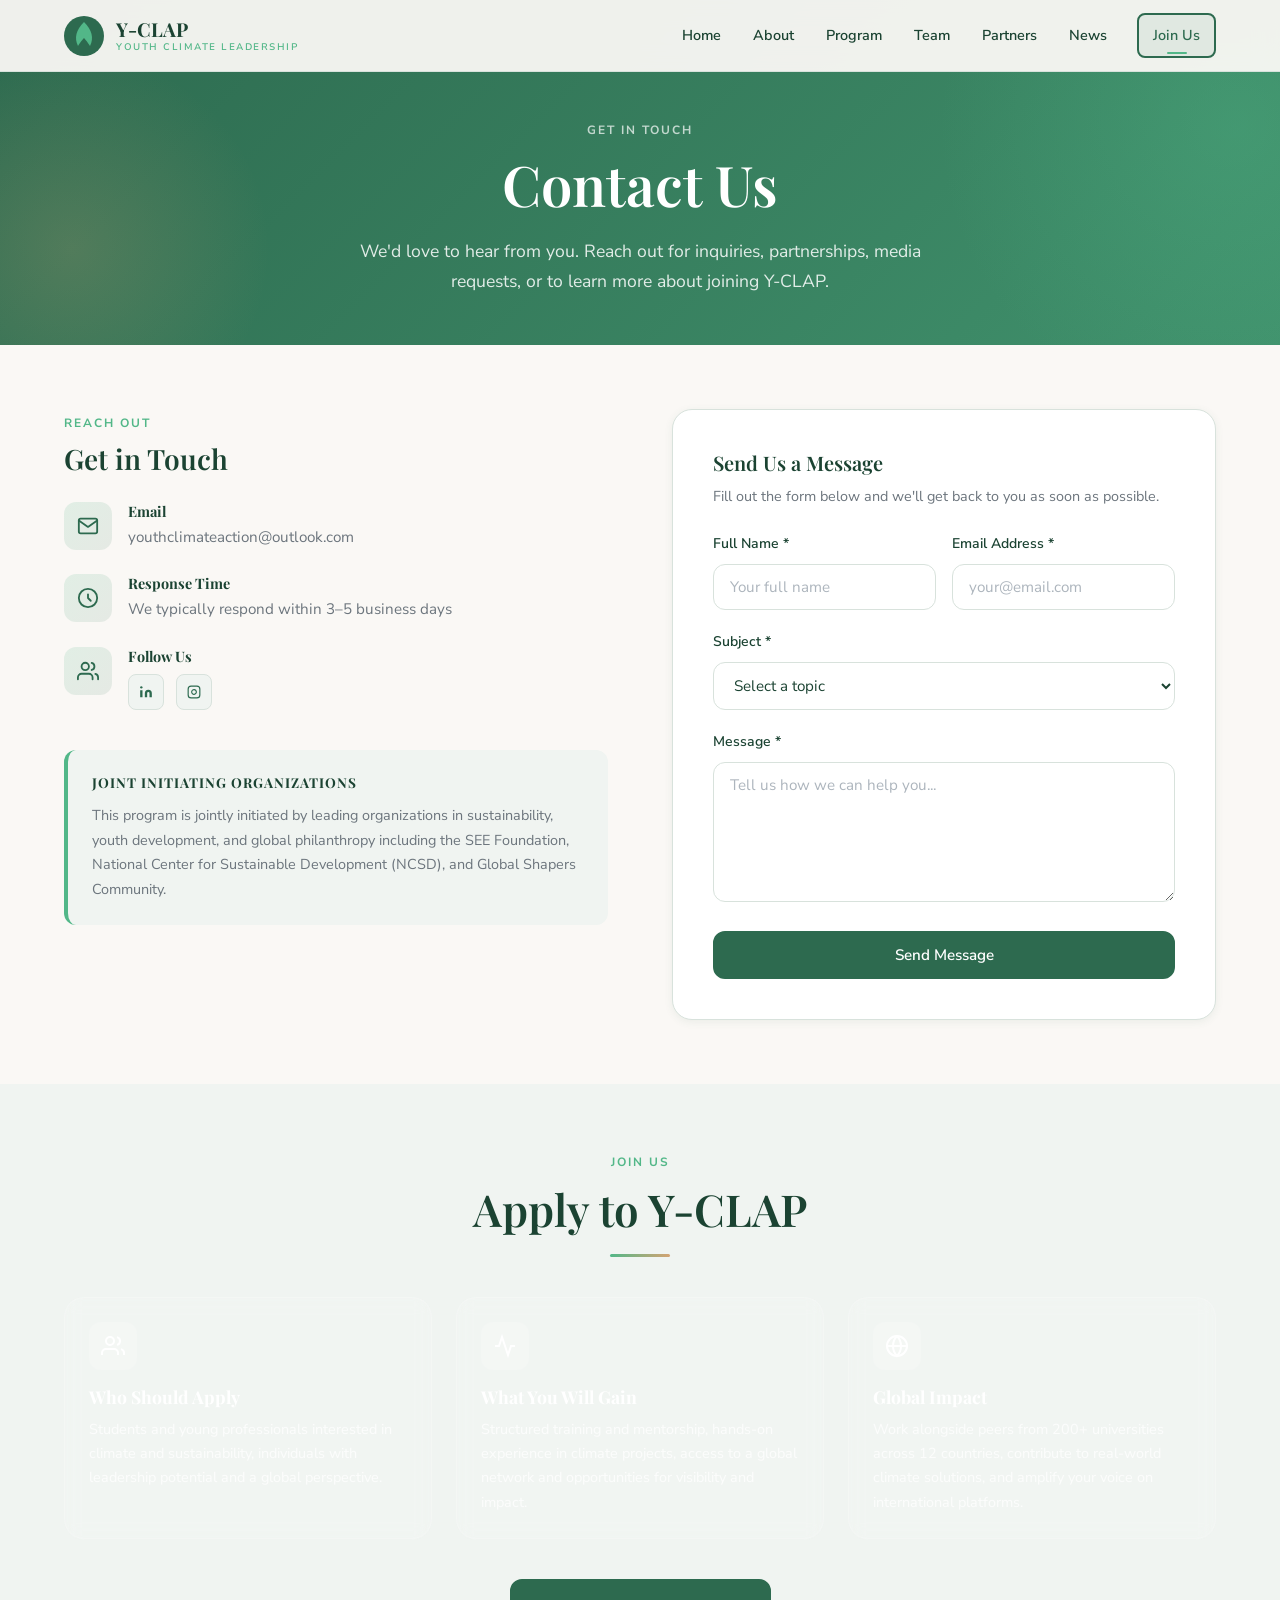
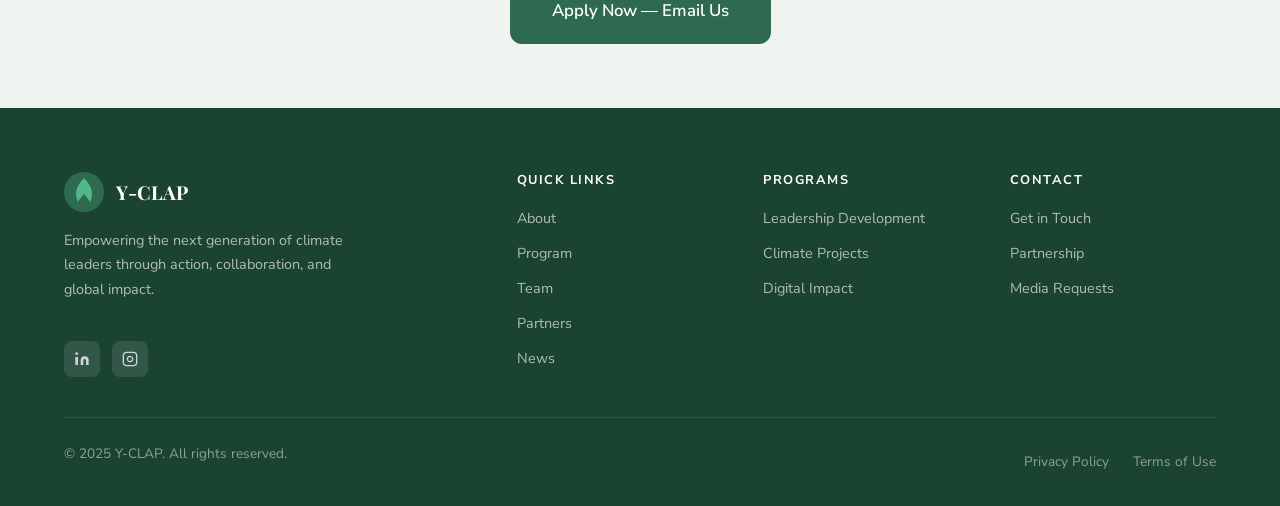
<file: contact.html>
<!DOCTYPE html>
<html lang="en">
<head>
  <meta charset="UTF-8">
  <meta name="viewport" content="width=device-width, initial-scale=1.0">
  <title>Contact | Y-CLAP</title>
  <link rel="stylesheet" href="css/style.css">
  <link rel="stylesheet" href="css/components.css">
  <link rel="icon" type="image/svg+xml" href="data:image/svg+xml,<svg xmlns='http://www.w3.org/2000/svg' viewBox='0 0 100 100'><circle cx='50' cy='50' r='45' fill='%232d6a4f'/><path d='M50 20 C30 35 25 55 35 70 C42 60 50 55 50 55 C50 55 58 60 65 70 C75 55 70 35 50 20Z' fill='%2352b788'/></svg>">
</head>
<body>

  <header class="header">
    <div class="header__inner">
      <a href="index.html" class="header__logo">
        <svg class="header__logo-icon" viewBox="0 0 40 40" fill="none"><circle cx="20" cy="20" r="20" fill="#2d6a4f"/><path d="M20 6C12 14 10 22 14 30C17 25 20 22 20 22C20 22 23 25 26 30C30 22 28 14 20 6Z" fill="#52b788"/></svg>
        <div class="header__logo-text">Y-CLAP<span>Youth Climate Leadership</span></div>
      </a>
      <nav class="nav">
        <a href="index.html" class="nav__link">Home</a>
        <a href="about.html" class="nav__link">About</a>
        <a href="program.html" class="nav__link">Program</a>
        <a href="team.html" class="nav__link">Team</a>
        <a href="partners.html" class="nav__link">Partners</a>
        <a href="news.html" class="nav__link">News</a>
        <a href="contact.html" class="nav__link nav__cta btn btn--primary btn--sm">Join Us</a>
      </nav>
      <button class="nav-toggle" aria-label="Toggle menu"><span></span><span></span><span></span></button>
    </div>
  </header>

  <section class="page-hero">
    <div class="container">
      <p class="page-hero__label">Get in Touch</p>
      <h1 class="page-hero__title">Contact Us</h1>
      <p class="page-hero__subtitle">We'd love to hear from you. Reach out for inquiries, partnerships, media requests, or to learn more about joining Y-CLAP.</p>
    </div>
  </section>

  <!-- Contact Section -->
  <section class="section">
    <div class="container">
      <div style="display: grid; grid-template-columns: 1fr 1fr; gap: 4rem; align-items: start;">

        <!-- Contact Info -->
        <div class="fade-in">
          <span class="section__label" style="text-align:left;">Reach Out</span>
          <h2 class="section__title" style="text-align:left; font-size: 1.75rem; margin-bottom: 1.5rem;">Get in Touch</h2>

          <div style="display: flex; flex-direction: column; gap: 1.5rem;">
            <div style="display: flex; gap: 1rem; align-items: flex-start;">
              <div style="width: 48px; height: 48px; border-radius: 12px; background: linear-gradient(135deg, rgba(82,183,136,0.15), rgba(45,106,79,0.1)); display: flex; align-items: center; justify-content: center; flex-shrink: 0; color: var(--color-primary);">
                <svg width="22" height="22" viewBox="0 0 24 24" fill="none" stroke="currentColor" stroke-width="2" stroke-linecap="round" stroke-linejoin="round"><path d="M4 4h16c1.1 0 2 .9 2 2v12c0 1.1-.9 2-2 2H4c-1.1 0-2-.9-2-2V6c0-1.1.9-2 2-2z"/><polyline points="22,6 12,13 2,6"/></svg>
              </div>
              <div>
                <h4 style="font-size: 0.9rem; font-weight: 700; color: var(--color-primary-dark); margin-bottom: 0.25rem;">Email</h4>
                <p style="color: var(--color-text-muted); font-size: 0.95rem;">youthclimateaction@outlook.com</p>
              </div>
            </div>

            <div style="display: flex; gap: 1rem; align-items: flex-start;">
              <div style="width: 48px; height: 48px; border-radius: 12px; background: linear-gradient(135deg, rgba(82,183,136,0.15), rgba(45,106,79,0.1)); display: flex; align-items: center; justify-content: center; flex-shrink: 0; color: var(--color-primary);">
                <svg width="22" height="22" viewBox="0 0 24 24" fill="none" stroke="currentColor" stroke-width="2" stroke-linecap="round" stroke-linejoin="round"><circle cx="12" cy="12" r="10"/><path d="M12 8v4l3 3"/></svg>
              </div>
              <div>
                <h4 style="font-size: 0.9rem; font-weight: 700; color: var(--color-primary-dark); margin-bottom: 0.25rem;">Response Time</h4>
                <p style="color: var(--color-text-muted); font-size: 0.95rem;">We typically respond within 3–5 business days</p>
              </div>
            </div>

            <div style="display: flex; gap: 1rem; align-items: flex-start;">
              <div style="width: 48px; height: 48px; border-radius: 12px; background: linear-gradient(135deg, rgba(82,183,136,0.15), rgba(45,106,79,0.1)); display: flex; align-items: center; justify-content: center; flex-shrink: 0; color: var(--color-primary);">
                <svg width="22" height="22" viewBox="0 0 24 24" fill="none" stroke="currentColor" stroke-width="2" stroke-linecap="round" stroke-linejoin="round"><path d="M17 21v-2a4 4 0 0 0-4-4H5a4 4 0 0 0-4 4v2"/><circle cx="9" cy="7" r="4"/><path d="M23 21v-2a4 4 0 0 0-3-3.87"/><path d="M16 3.13a4 4 0 0 1 0 7.75"/></svg>
              </div>
              <div>
                <h4 style="font-size: 0.9rem; font-weight: 700; color: var(--color-primary-dark); margin-bottom: 0.25rem;">Follow Us</h4>
                <div style="display: flex; gap: 0.75rem; margin-top: 0.5rem;">
                  <a href="#" style="width: 36px; height: 36px; border-radius: 8px; background: var(--color-bg-alt); display: flex; align-items: center; justify-content: center; color: var(--color-primary); border: 1px solid var(--color-border); transition: var(--transition);">
                    <svg width="14" height="14" viewBox="0 0 24 24" fill="currentColor"><path d="M16 8a6 6 0 0 1 6 6v7h-4v-7a2 2 0 0 0-2-2 2 2 0 0 0-2 2v7h-4v-7a6 6 0 0 1 6-6z"/><rect x="2" y="9" width="4" height="12"/><circle cx="4" cy="4" r="2"/></svg>
                  </a>
                  <a href="#" style="width: 36px; height: 36px; border-radius: 8px; background: var(--color-bg-alt); display: flex; align-items: center; justify-content: center; color: var(--color-primary); border: 1px solid var(--color-border); transition: var(--transition);">
                    <svg width="14" height="14" viewBox="0 0 24 24" fill="none" stroke="currentColor" stroke-width="2"><rect x="2" y="2" width="20" height="20" rx="5" ry="5"/><path d="M16 11.37A4 4 0 1 1 12.63 8 4 4 0 0 1 16 11.37z"/><line x1="17.5" y1="6.5" x2="17.51" y2="6.5"/></svg>
                  </a>
                </div>
              </div>
            </div>
          </div>

          <!-- Joint Initiating Orgs -->
          <div style="margin-top: 2.5rem; padding: 1.5rem; background: var(--color-bg-alt); border-radius: var(--radius-md); border-left: 4px solid var(--color-secondary);">
            <h4 style="font-size: 0.85rem; font-weight: 700; text-transform: uppercase; letter-spacing: 1px; color: var(--color-primary-dark); margin-bottom: 0.75rem;">Joint Initiating Organizations</h4>
            <p style="font-size: 0.9rem; color: var(--color-text-muted); line-height: 1.7;">This program is jointly initiated by leading organizations in sustainability, youth development, and global philanthropy including the SEE Foundation, National Center for Sustainable Development (NCSD), and Global Shapers Community.</p>
          </div>
        </div>

        <!-- Contact Form -->
        <div class="card fade-in fade-in-delay-2" style="padding: 2.5rem;">
          <h3 style="font-size: 1.25rem; margin-bottom: 0.5rem;">Send Us a Message</h3>
          <p style="color: var(--color-text-muted); font-size: 0.9rem; margin-bottom: 1.5rem;">Fill out the form below and we'll get back to you as soon as possible.</p>

          <form id="contact-form">
            <div style="display: grid; grid-template-columns: 1fr 1fr; gap: 1rem;">
              <div class="form-group">
                <label class="form-label" for="name">Full Name *</label>
                <input type="text" id="name" class="form-input" placeholder="Your full name" required>
              </div>
              <div class="form-group">
                <label class="form-label" for="email">Email Address *</label>
                <input type="email" id="email" class="form-input" placeholder="your@email.com" required>
              </div>
            </div>
            <div class="form-group">
              <label class="form-label" for="subject">Subject *</label>
              <select id="subject" class="form-select" required>
                <option value="" disabled selected>Select a topic</option>
                <option value="application">Program Application</option>
                <option value="partnership">Partnership Inquiry</option>
                <option value="media">Media Request</option>
                <option value="general">General Inquiry</option>
              </select>
            </div>
            <div class="form-group">
              <label class="form-label" for="message">Message *</label>
              <textarea id="message" class="form-textarea" placeholder="Tell us how we can help you..." required></textarea>
            </div>
            <button type="submit" class="btn btn--primary" style="width: 100%; justify-content: center;">
              Send Message
            </button>
          </form>
        </div>

      </div>
    </div>
  </section>

  <!-- Join CTA -->
  <section class="section section--alt">
    <div class="container">
      <div class="section__header fade-in">
        <span class="section__label">Join Us</span>
        <h2 class="section__title">Apply to Y-CLAP</h2>
        <div class="section-divider"></div>
      </div>

      <div class="grid grid--3" style="margin-top: 2.5rem; gap: 1.5rem;">
        <div class="highlight-card fade-in fade-in-delay-1">
          <div class="highlight-card__icon">
            <svg width="24" height="24" viewBox="0 0 24 24" fill="none" stroke="currentColor" stroke-width="2"><path d="M17 21v-2a4 4 0 0 0-4-4H5a4 4 0 0 0-4 4v2"/><circle cx="9" cy="7" r="4"/><path d="M23 21v-2a4 4 0 0 0-3-3.87"/><path d="M16 3.13a4 4 0 0 1 0 7.75"/></svg>
          </div>
          <h3 class="highlight-card__title">Who Should Apply</h3>
          <p class="highlight-card__desc">Students and young professionals interested in climate and sustainability, individuals with leadership potential and a global perspective.</p>
        </div>

        <div class="highlight-card fade-in fade-in-delay-2">
          <div class="highlight-card__icon">
            <svg width="24" height="24" viewBox="0 0 24 24" fill="none" stroke="currentColor" stroke-width="2"><polyline points="22 12 18 12 15 21 9 3 6 12 2 12"/></svg>
          </div>
          <h3 class="highlight-card__title">What You Will Gain</h3>
          <p class="highlight-card__desc">Structured training and mentorship, hands-on experience in climate projects, access to a global network and opportunities for visibility and impact.</p>
        </div>

        <div class="highlight-card fade-in fade-in-delay-3">
          <div class="highlight-card__icon">
            <svg width="24" height="24" viewBox="0 0 24 24" fill="none" stroke="currentColor" stroke-width="2"><circle cx="12" cy="12" r="10"/><path d="M12 2a14.5 14.5 0 0 0 0 20 14.5 14.5 0 0 0 0-20"/><path d="M2 12h20"/></svg>
          </div>
          <h3 class="highlight-card__title">Global Impact</h3>
          <p class="highlight-card__desc">Work alongside peers from 200+ universities across 12 countries, contribute to real-world climate solutions, and amplify your voice on international platforms.</p>
        </div>
      </div>

      <div style="text-align: center; margin-top: 2.5rem;" class="fade-in">
        <a href="mailto:youthclimateaction@outlook.com?subject=YC LAP%20Application%20Inquiry" class="btn btn--primary btn--lg">Apply Now — Email Us</a>
      </div>
    </div>
  </section>

  <!-- Footer -->
  <footer class="footer">
    <div class="container">
      <div class="footer__grid">
        <div class="footer__brand">
          <div class="footer__brand-logo">
            <svg viewBox="0 0 40 40" fill="none"><circle cx="20" cy="20" r="20" fill="#2d6a4f"/><path d="M20 6C12 14 10 22 14 30C17 25 20 22 20 22C20 22 23 25 26 30C30 22 28 14 20 6Z" fill="#52b788"/></svg>
            <span class="footer__brand-name">Y-CLAP</span>
          </div>
          <p class="footer__brand-desc">Empowering the next generation of climate leaders through action, collaboration, and global impact.</p>
          <div class="footer__social">
            <a href="#" aria-label="LinkedIn"><svg width="16" height="16" viewBox="0 0 24 24" fill="currentColor"><path d="M16 8a6 6 0 0 1 6 6v7h-4v-7a2 2 0 0 0-2-2 2 2 0 0 0-2 2v7h-4v-7a6 6 0 0 1 6-6z"/><rect x="2" y="9" width="4" height="12"/><circle cx="4" cy="4" r="2"/></svg></a>
            <a href="#" aria-label="Instagram"><svg width="16" height="16" viewBox="0 0 24 24" fill="none" stroke="currentColor" stroke-width="2"><rect x="2" y="2" width="20" height="20" rx="5" ry="5"/><path d="M16 11.37A4 4 0 1 1 12.63 8 4 4 0 0 1 16 11.37z"/><line x1="17.5" y1="6.5" x2="17.51" y2="6.5"/></svg></a>
          </div>
        </div>
        <div class="footer__col"><h4>Quick Links</h4><ul class="footer__links"><li><a href="about.html">About</a></li><li><a href="program.html">Program</a></li><li><a href="team.html">Team</a></li><li><a href="partners.html">Partners</a></li><li><a href="news.html">News</a></li></ul></div>
        <div class="footer__col"><h4>Programs</h4><ul class="footer__links"><li><a href="program.html">Leadership Development</a></li><li><a href="program.html">Climate Projects</a></li><li><a href="program.html">Digital Impact</a></li></ul></div>
        <div class="footer__col"><h4>Contact</h4><ul class="footer__links"><li><a href="contact.html">Get in Touch</a></li><li><a href="contact.html">Partnership</a></li><li><a href="contact.html">Media Requests</a></li></ul></div>
      </div>
      <div class="footer__bottom"><p>© 2025 Y-CLAP. All rights reserved.</p><div class="footer__bottom-links"><a href="#">Privacy Policy</a><a href="#">Terms of Use</a></div></div>
    </div>
  </footer>
  <script src="js/main.js"></script>
</body>
</html>
</file>
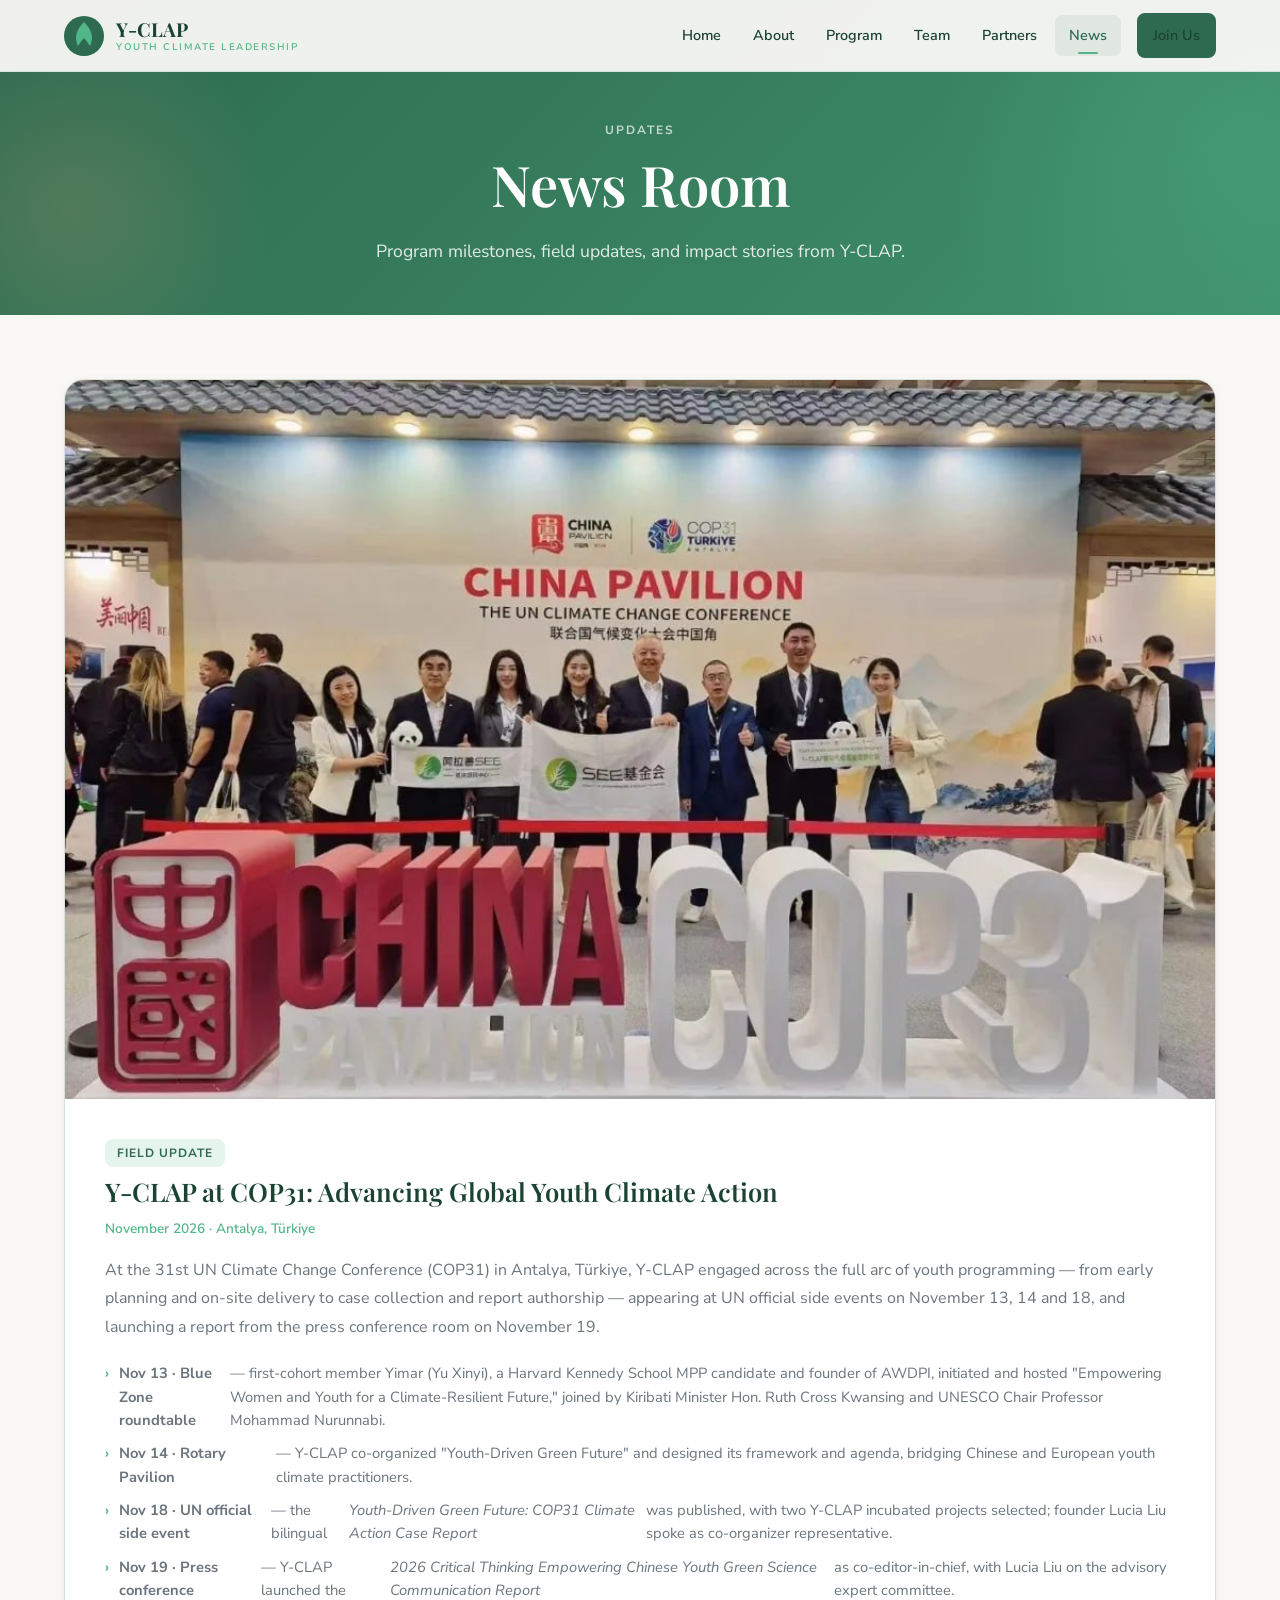
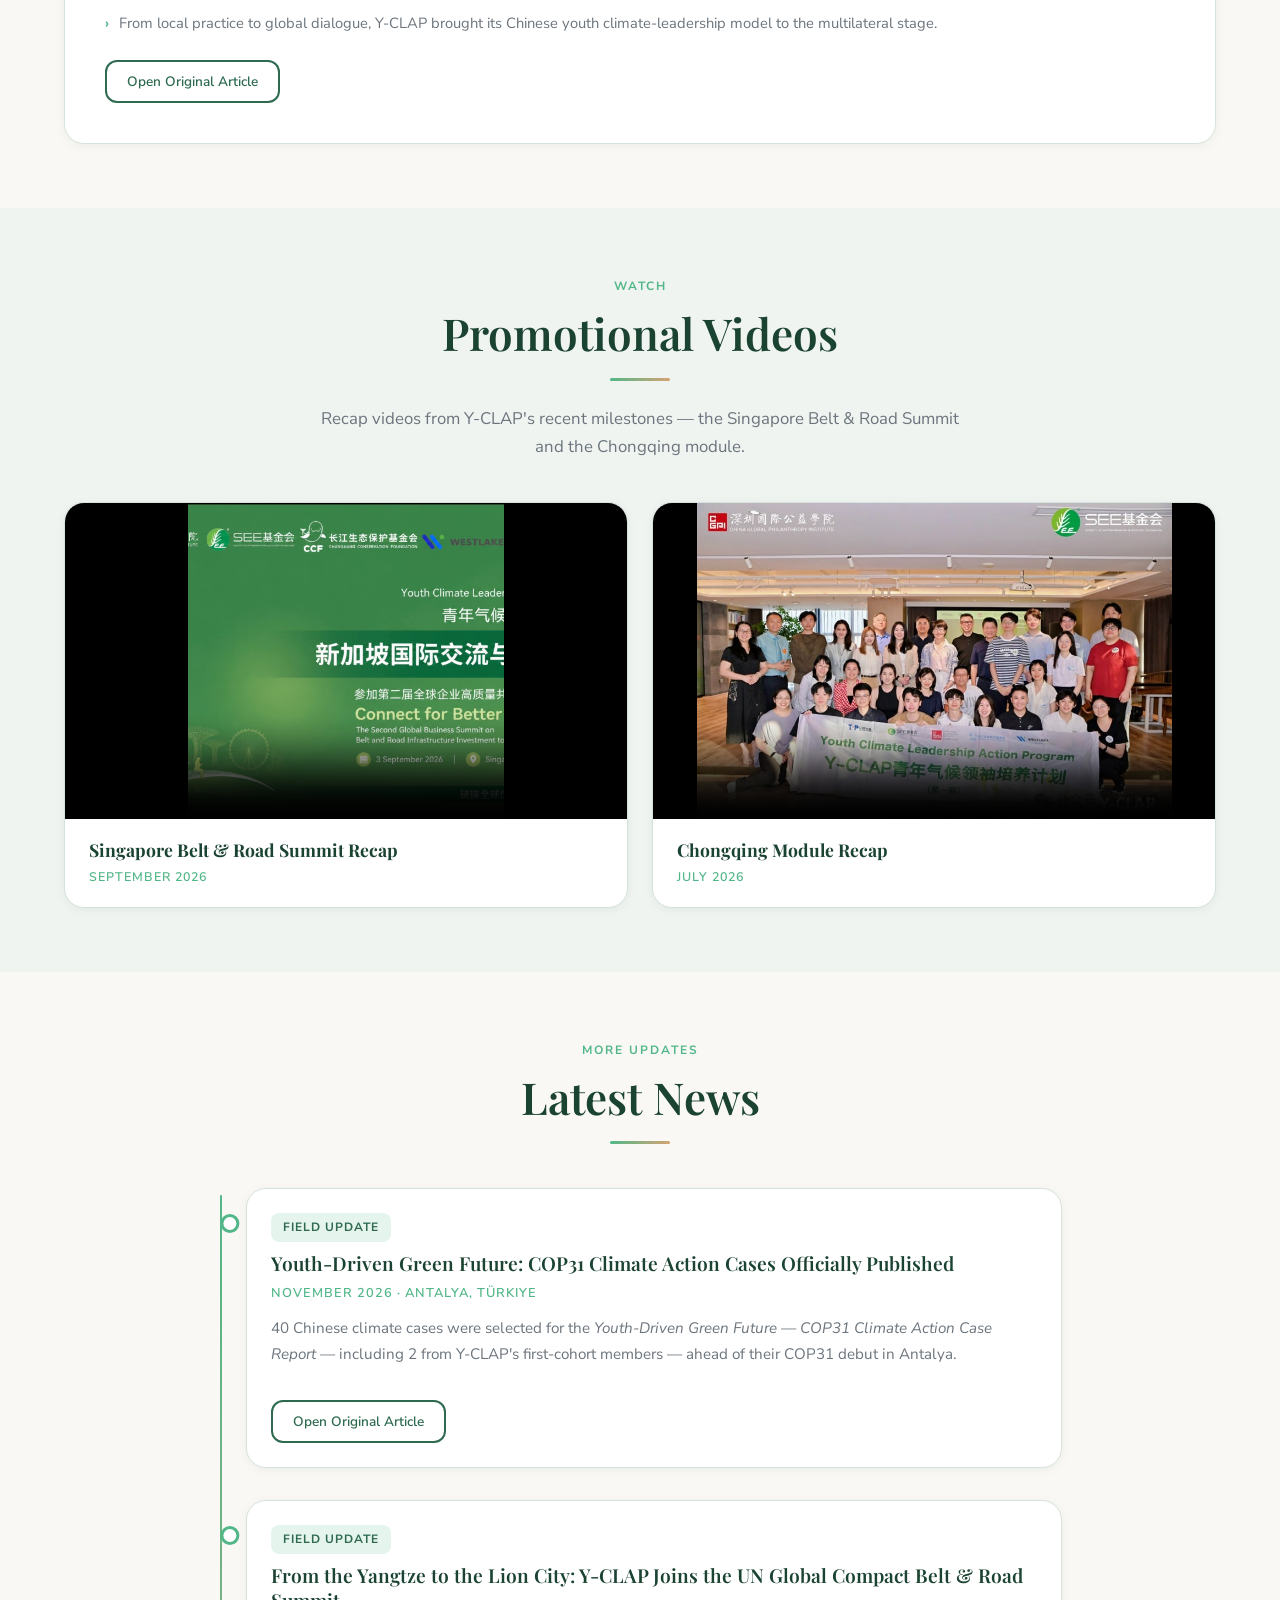
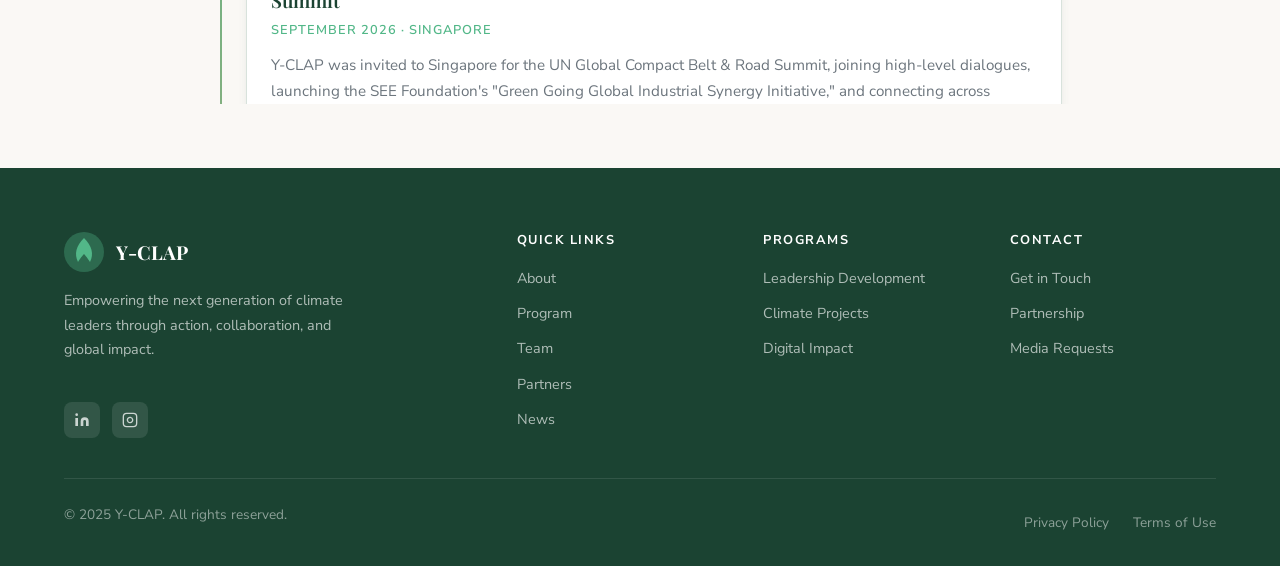
<file: news.html>
<!DOCTYPE html>
<html lang="en">
<head>
  <meta charset="UTF-8">
  <meta name="viewport" content="width=device-width, initial-scale=1.0">
  <title>News | Y-CLAP</title>
  <link rel="stylesheet" href="css/style.css">
  <link rel="stylesheet" href="css/components.css">
  <link rel="icon" type="image/svg+xml" href="data:image/svg+xml,<svg xmlns='http://www.w3.org/2000/svg' viewBox='0 0 100 100'><circle cx='50' cy='50' r='45' fill='%232d6a4f'/><path d='M50 20 C30 35 25 55 35 70 C42 60 50 55 50 55 C50 55 58 60 65 70 C75 55 70 35 50 20Z' fill='%2352b788'/></svg>">
</head>
<body>

  <header class="header">
    <div class="header__inner">
      <a href="index.html" class="header__logo">
        <svg class="header__logo-icon" viewBox="0 0 40 40" fill="none"><circle cx="20" cy="20" r="20" fill="#2d6a4f"/><path d="M20 6C12 14 10 22 14 30C17 25 20 22 20 22C20 22 23 25 26 30C30 22 28 14 20 6Z" fill="#52b788"/></svg>
        <div class="header__logo-text">Y-CLAP<span>Youth Climate Leadership</span></div>
      </a>
      <nav class="nav">
        <a href="index.html" class="nav__link">Home</a>
        <a href="about.html" class="nav__link">About</a>
        <a href="program.html" class="nav__link">Program</a>
        <a href="team.html" class="nav__link">Team</a>
        <a href="partners.html" class="nav__link">Partners</a>
        <a href="news.html" class="nav__link active">News</a>
        <a href="contact.html" class="nav__link nav__cta btn btn--primary btn--sm">Join Us</a>
      </nav>
      <button class="nav-toggle" aria-label="Toggle menu"><span></span><span></span><span></span></button>
    </div>
  </header>

  <section class="page-hero">
    <div class="container">
      <p class="page-hero__label">Updates</p>
      <h1 class="page-hero__title">News Room</h1>
      <p class="page-hero__subtitle">Program milestones, field updates, and impact stories from Y-CLAP.</p>
    </div>
  </section>

  <!-- Featured Story -->
  <section class="section">
    <div class="container">
      <div class="featured-story card fade-in">
        <div class="featured-story__media">
          <img src="assets/images/featured-cop31-events.jpg" alt="Y-CLAP at COP31 in Antalya, Türkiye — youth climate action on the UN stage">
        </div>
        <div class="featured-story__body">
          <span class="badge badge--green">Field Update</span>
          <h2>Y-CLAP at COP31: Advancing Global Youth Climate Action</h2>
          <p class="featured-story__meta">November 2026 · Antalya, Türkiye</p>
          <p style="color: var(--color-text-muted); line-height: 1.8;">At the 31st UN Climate Change Conference (COP31) in Antalya, Türkiye, Y-CLAP engaged across the full arc of youth programming — from early planning and on-site delivery to case collection and report authorship — appearing at UN official side events on November 13, 14 and 18, and launching a report from the press conference room on November 19.</p>
          <ul class="featured-story__highlights">
            <li><span>›</span> <strong>Nov 13 · Blue Zone roundtable</strong> — first-cohort member Yimar (Yu Xinyi), a Harvard Kennedy School MPP candidate and founder of AWDPI, initiated and hosted "Empowering Women and Youth for a Climate-Resilient Future," joined by Kiribati Minister Hon. Ruth Cross Kwansing and UNESCO Chair Professor Mohammad Nurunnabi.</li>
            <li><span>›</span> <strong>Nov 14 · Rotary Pavilion</strong> — Y-CLAP co-organized "Youth-Driven Green Future" and designed its framework and agenda, bridging Chinese and European youth climate practitioners.</li>
            <li><span>›</span> <strong>Nov 18 · UN official side event</strong> — the bilingual <em>Youth-Driven Green Future: COP31 Climate Action Case Report</em> was published, with two Y-CLAP incubated projects selected; founder Lucia Liu spoke as co-organizer representative.</li>
            <li><span>›</span> <strong>Nov 19 · Press conference</strong> — Y-CLAP launched the <em>2026 Critical Thinking Empowering Chinese Youth Green Science Communication Report</em> as co-editor-in-chief, with Lucia Liu on the advisory expert committee.</li>
            <li><span>›</span> From local practice to global dialogue, Y-CLAP brought its Chinese youth climate-leadership model to the multilateral stage.</li>
          </ul>
          <a href="https://mp.weixin.qq.com/s/_Z0fxPGN2fYBInBhk_y02g" target="_blank" rel="noopener noreferrer" class="btn btn--outline btn--sm">Open Original Article</a>
        </div>
      </div>
    </div>
  </section>

  <!-- Promotional Videos -->
  <section class="section section--alt" id="video">
    <div class="container">
      <div class="section__header fade-in">
        <span class="section__label">Watch</span>
        <h2 class="section__title">Promotional Videos</h2>
        <div class="section-divider"></div>
        <p class="section__subtitle">Recap videos from Y-CLAP's recent milestones — the Singapore Belt &amp; Road Summit and the Chongqing module.</p>
      </div>

      <div class="grid grid--2">
        <div class="video-card fade-in fade-in-delay-1">
          <div class="video-card__frame">
            <video controls playsinline preload="metadata" poster="assets/images/singapore-video-cover.jpg">
              <source src="assets/videos/y-clap-singapore-summit.mp4" type="video/mp4">
              Your browser does not support the video tag.
            </video>
          </div>
          <div class="video-card__info">
            <h3 class="video-card__title">Singapore Belt &amp; Road Summit Recap</h3>
            <p class="video-card__date">September 2026</p>
          </div>
        </div>

        <div class="video-card fade-in fade-in-delay-2">
          <div class="video-card__frame">
            <video controls playsinline preload="metadata" poster="assets/images/group-cover.jpg">
              <source src="assets/videos/y-clap-chongqing-module.mp4" type="video/mp4">
              Your browser does not support the video tag.
            </video>
          </div>
          <div class="video-card__info">
            <h3 class="video-card__title">Chongqing Module Recap</h3>
            <p class="video-card__date">July 2026</p>
          </div>
        </div>
      </div>
    </div>
  </section>

  <!-- More Updates -->
  <section class="section">
    <div class="container">
      <div class="section__header fade-in">
        <span class="section__label">More Updates</span>
        <h2 class="section__title">Latest News</h2>
        <div class="section-divider"></div>
      </div>

      <div class="timeline-scroll">
      <div class="timeline">
        <div class="timeline-item fade-in">
          <div class="timeline-item__marker"></div>
          <div class="timeline-item__content card">
            <span class="badge badge--green" style="margin-bottom: 0.6rem;">Field Update</span>
            <h3>Youth-Driven Green Future: COP31 Climate Action Cases Officially Published</h3>
            <p class="timeline-item__date">November 2026 · Antalya, Türkiye</p>
            <p class="timeline-item__excerpt">40 Chinese climate cases were selected for the <em>Youth-Driven Green Future — COP31 Climate Action Case Report</em> — including 2 from Y-CLAP's first-cohort members — ahead of their COP31 debut in Antalya.</p>
            <a href="https://mp.weixin.qq.com/s/fwWXsRsfxZksTR2TEHHqOQ" target="_blank" rel="noopener noreferrer" class="btn btn--outline btn--sm" style="margin-top: 1rem;">Open Original Article</a>
          </div>
        </div>

        <div class="timeline-item fade-in">
          <div class="timeline-item__marker"></div>
          <div class="timeline-item__content card">
            <span class="badge badge--green" style="margin-bottom: 0.6rem;">Field Update</span>
            <h3>From the Yangtze to the Lion City: Y-CLAP Joins the UN Global Compact Belt &amp; Road Summit</h3>
            <p class="timeline-item__date">September 2026 · Singapore</p>
            <p class="timeline-item__excerpt">Y-CLAP was invited to Singapore for the UN Global Compact Belt &amp; Road Summit, joining high-level dialogues, launching the SEE Foundation's "Green Going Global Industrial Synergy Initiative," and connecting across universities, industry, and multilateral institutions.</p>
            <a href="https://mp.weixin.qq.com/s/1RQdg3ne1B2Bls3UDg36iw" target="_blank" rel="noopener noreferrer" class="btn btn--outline btn--sm" style="margin-top: 1rem;">Open Original Article</a>
          </div>
        </div>

        <div class="timeline-item fade-in">
          <div class="timeline-item__marker"></div>
          <div class="timeline-item__content card">
            <span class="badge badge--green" style="margin-bottom: 0.6rem;">Field Update</span>
            <h3>Y-CLAP《商业向善与公益项目设计》重庆模块圆满收官</h3>
            <p class="timeline-item__date">July 2026 · Chongqing</p>
            <p class="timeline-item__excerpt">From July 9 to 12, Y-CLAP participants and funder representatives gathered in Chongqing for a four-day, three-night immersion — moving from theory to action through cross-sector learning, field visits, project design practice, and closing pitches.</p>
            <a href="https://mp.weixin.qq.com/s/JwwOpJdIszmuPlO-R1_qJA" target="_blank" rel="noopener noreferrer" class="btn btn--outline btn--sm" style="margin-top: 1rem;">Open Original Article</a>
          </div>
        </div>

        <div class="timeline-item fade-in">
          <div class="timeline-item__marker"></div>
          <div class="timeline-item__content card">
            <span class="badge badge--accent" style="margin-bottom: 0.6rem;">Milestone</span>
            <h3>Program Launch — Meet Our First Cohort</h3>
            <p class="timeline-item__date">March 2025</p>
            <p class="timeline-item__excerpt">The first Y-CLAP cohort set out to learn, connect, and develop practical climate solutions with expert support.</p>
          </div>
        </div>

        <div class="timeline-item fade-in">
          <div class="timeline-item__marker"></div>
          <div class="timeline-item__content card">
            <span class="badge badge--accent" style="margin-bottom: 0.6rem;">Partnership</span>
            <h3>Partnership with SEE Foundation Announced</h3>
            <p class="timeline-item__date">March 2025</p>
            <p class="timeline-item__excerpt">Y-CLAP formalizes partnerships to support youth-led environmental projects and broader public engagement.</p>
          </div>
        </div>
      </div>
      </div>
    </div>
  </section>

  <!-- Footer -->
  <footer class="footer">
    <div class="container">
      <div class="footer__grid">
        <div class="footer__brand">
          <div class="footer__brand-logo">
            <svg viewBox="0 0 40 40" fill="none"><circle cx="20" cy="20" r="20" fill="#2d6a4f"/><path d="M20 6C12 14 10 22 14 30C17 25 20 22 20 22C20 22 23 25 26 30C30 22 28 14 20 6Z" fill="#52b788"/></svg>
            <span class="footer__brand-name">Y-CLAP</span>
          </div>
          <p class="footer__brand-desc">Empowering the next generation of climate leaders through action, collaboration, and global impact.</p>
          <div class="footer__social">
            <a href="#" aria-label="LinkedIn"><svg width="16" height="16" viewBox="0 0 24 24" fill="currentColor"><path d="M16 8a6 6 0 0 1 6 6v7h-4v-7a2 2 0 0 0-2-2 2 2 0 0 0-2 2v7h-4v-7a6 6 0 0 1 6-6z"/><rect x="2" y="9" width="4" height="12"/><circle cx="4" cy="4" r="2"/></svg></a>
            <a href="#" aria-label="Instagram"><svg width="16" height="16" viewBox="0 0 24 24" fill="none" stroke="currentColor" stroke-width="2"><rect x="2" y="2" width="20" height="20" rx="5" ry="5"/><path d="M16 11.37A4 4 0 1 1 12.63 8 4 4 0 0 1 16 11.37z"/><line x1="17.5" y1="6.5" x2="17.51" y2="6.5"/></svg></a>
          </div>
        </div>
        <div class="footer__col"><h4>Quick Links</h4><ul class="footer__links"><li><a href="about.html">About</a></li><li><a href="program.html">Program</a></li><li><a href="team.html">Team</a></li><li><a href="partners.html">Partners</a></li><li><a href="news.html">News</a></li></ul></div>
        <div class="footer__col"><h4>Programs</h4><ul class="footer__links"><li><a href="program.html">Leadership Development</a></li><li><a href="program.html">Climate Projects</a></li><li><a href="program.html">Digital Impact</a></li></ul></div>
        <div class="footer__col"><h4>Contact</h4><ul class="footer__links"><li><a href="contact.html">Get in Touch</a></li><li><a href="contact.html">Partnership</a></li><li><a href="contact.html">Media Requests</a></li></ul></div>
      </div>
      <div class="footer__bottom"><p>© 2025 Y-CLAP. All rights reserved.</p><div class="footer__bottom-links"><a href="#">Privacy Policy</a><a href="#">Terms of Use</a></div></div>
    </div>
  </footer>
  <script src="js/main.js"></script>
</body>
</html>
</file>
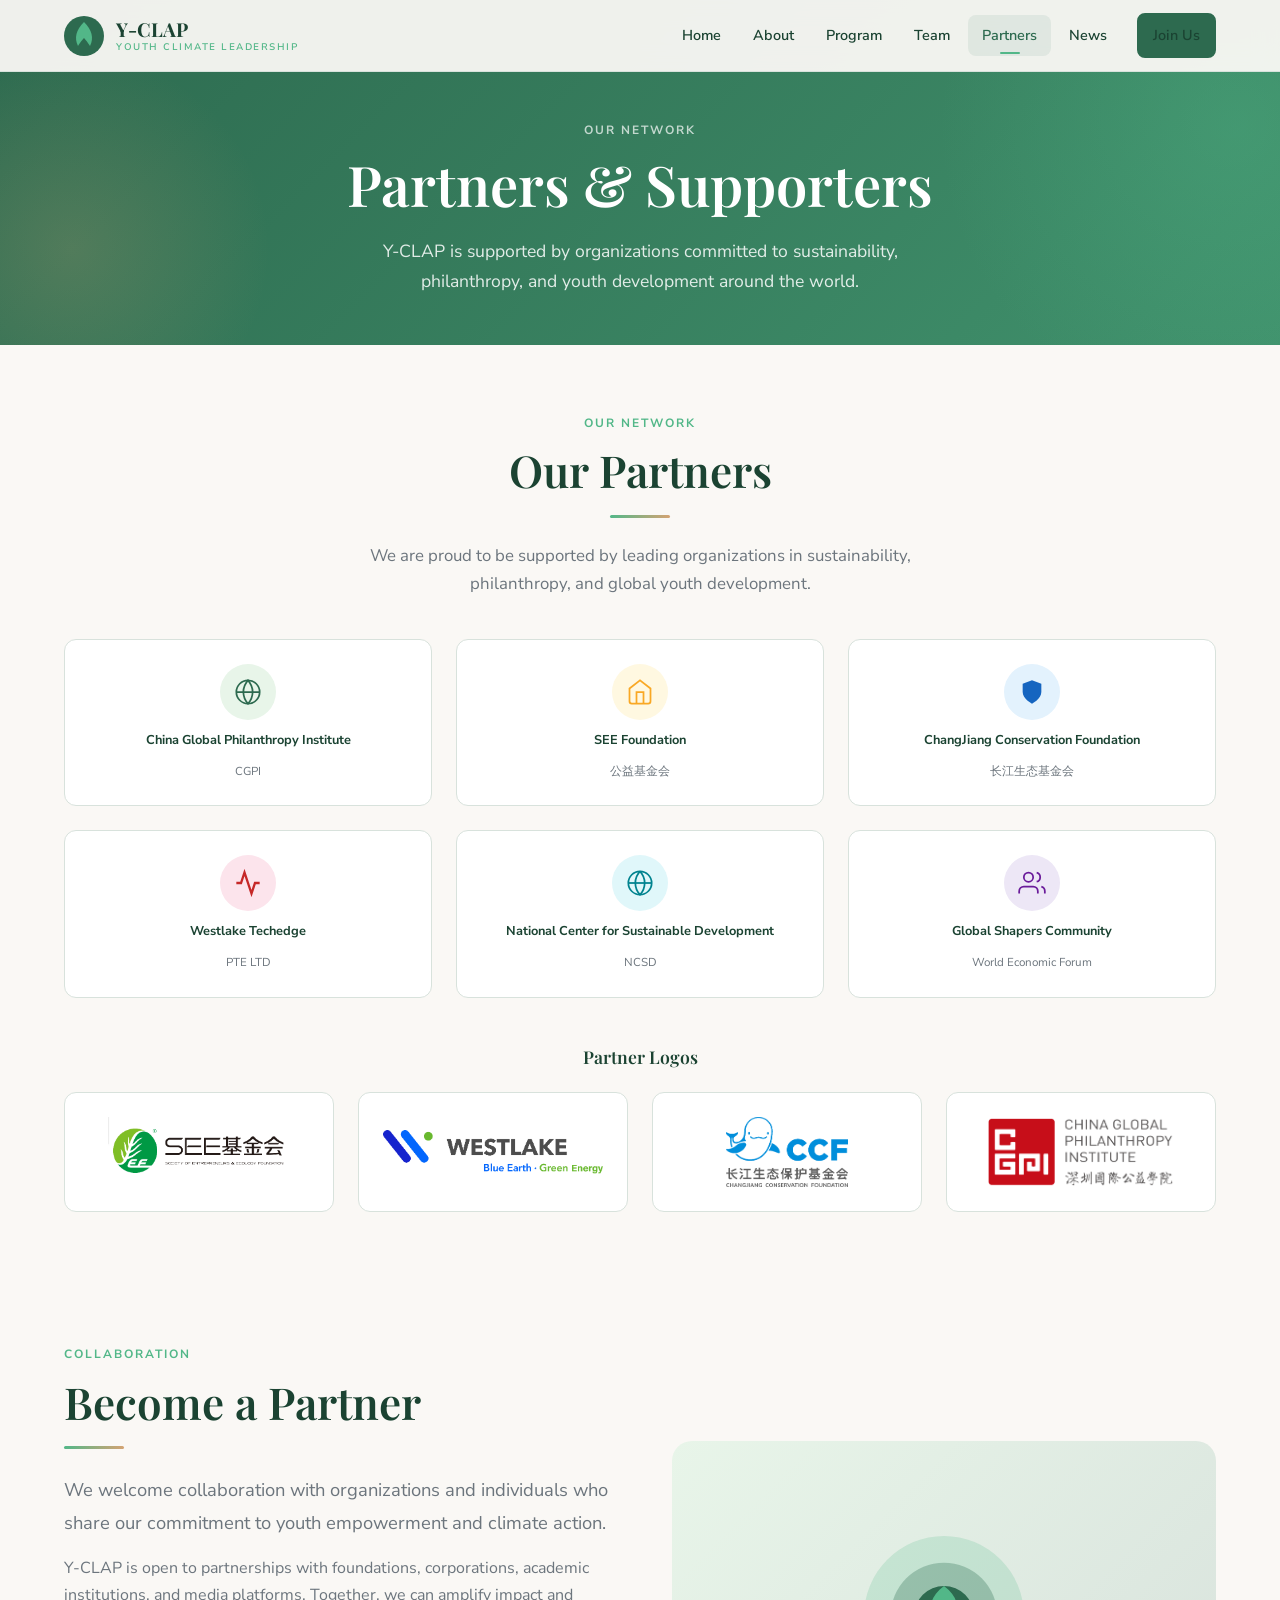
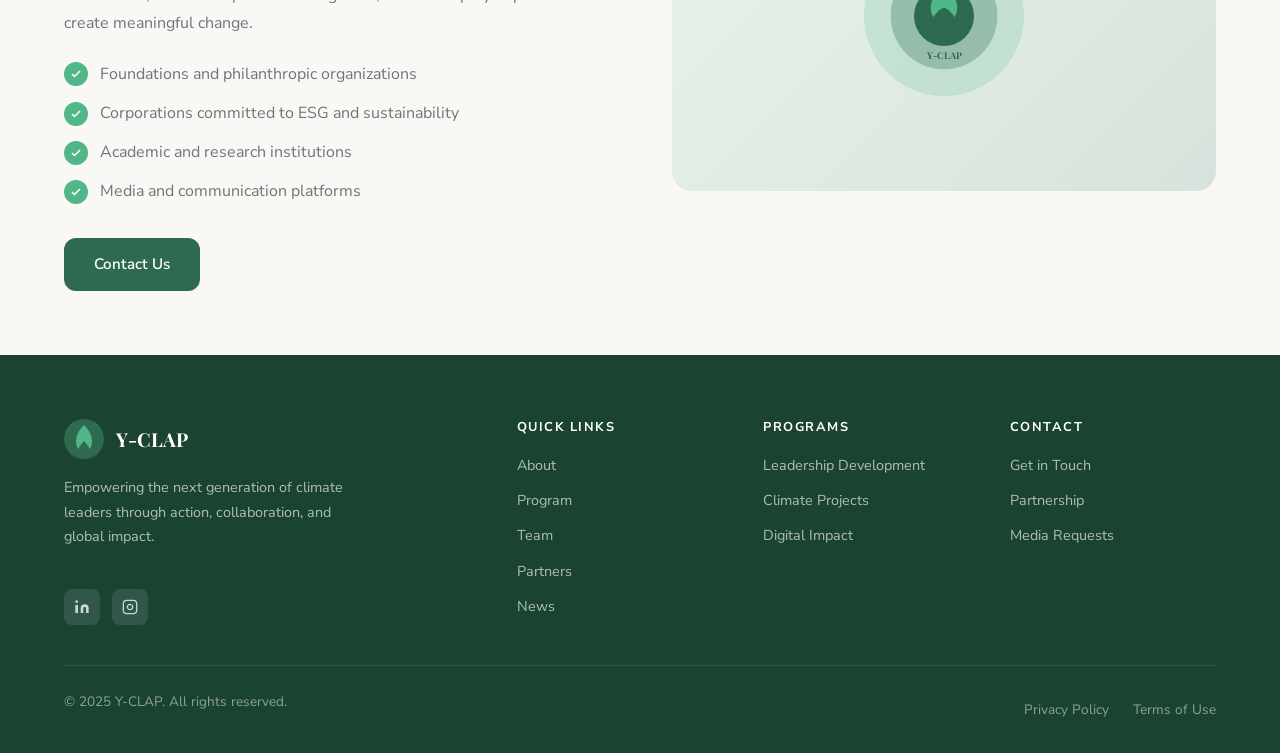
<file: partners.html>
<!DOCTYPE html>
<html lang="en">
<head>
  <meta charset="UTF-8">
  <meta name="viewport" content="width=device-width, initial-scale=1.0">
  <title>Partners | Y-CLAP</title>
  <link rel="stylesheet" href="css/style.css">
  <link rel="stylesheet" href="css/components.css">
  <link rel="icon" type="image/svg+xml" href="data:image/svg+xml,<svg xmlns='http://www.w3.org/2000/svg' viewBox='0 0 100 100'><circle cx='50' cy='50' r='45' fill='%232d6a4f'/><path d='M50 20 C30 35 25 55 35 70 C42 60 50 55 50 55 C50 55 58 60 65 70 C75 55 70 35 50 20Z' fill='%2352b788'/></svg>">
</head>
<body>

  <header class="header">
    <div class="header__inner">
      <a href="index.html" class="header__logo">
        <svg class="header__logo-icon" viewBox="0 0 40 40" fill="none"><circle cx="20" cy="20" r="20" fill="#2d6a4f"/><path d="M20 6C12 14 10 22 14 30C17 25 20 22 20 22C20 22 23 25 26 30C30 22 28 14 20 6Z" fill="#52b788"/></svg>
        <div class="header__logo-text">Y-CLAP<span>Youth Climate Leadership</span></div>
      </a>
      <nav class="nav">
        <a href="index.html" class="nav__link">Home</a>
        <a href="about.html" class="nav__link">About</a>
        <a href="program.html" class="nav__link">Program</a>
        <a href="team.html" class="nav__link">Team</a>
        <a href="partners.html" class="nav__link active">Partners</a>
        <a href="news.html" class="nav__link">News</a>
        <a href="contact.html" class="nav__link nav__cta btn btn--primary btn--sm">Join Us</a>
      </nav>
      <button class="nav-toggle" aria-label="Toggle menu"><span></span><span></span><span></span></button>
    </div>
  </header>

  <section class="page-hero">
    <div class="container">
      <p class="page-hero__label">Our Network</p>
      <h1 class="page-hero__title">Partners & Supporters</h1>
      <p class="page-hero__subtitle">Y-CLAP is supported by organizations committed to sustainability, philanthropy, and youth development around the world.</p>
    </div>
  </section>

  <!-- Partners Grid -->
  <section class="section">
    <div class="container">
      <div class="section__header fade-in">
        <span class="section__label">Our Network</span>
        <h2 class="section__title">Our Partners</h2>
        <div class="section-divider"></div>
        <p class="section__subtitle">We are proud to be supported by leading organizations in sustainability, philanthropy, and global youth development.</p>
      </div>

      <!-- 6 Partner Names -->
      <div class="partner-logos-grid fade-in" style="margin-top: 2.5rem;">
        <div class="partner-logo-card">
          <div class="partner-logo-card__icon" style="background: #e8f5e9;"><svg width="28" height="28" viewBox="0 0 24 24" fill="none" stroke="#2d6a4f" stroke-width="1.5"><circle cx="12" cy="12" r="10"/><path d="M2 12h20M12 2a15.3 15.3 0 0 1 4 10 15.3 15.3 0 0 1-4 10 15.3 15.3 0 0 1-4-10 15.3 15.3 0 0 1 4-10z"/></svg></div>
          <span class="partner-logo-card__name">China Global Philanthropy Institute</span>
          <span class="partner-logo-card__sub">CGPI</span>
        </div>
        <div class="partner-logo-card">
          <div class="partner-logo-card__icon" style="background: #fff8e1;"><svg width="28" height="28" viewBox="0 0 24 24" fill="none" stroke="#f9a825" stroke-width="1.5"><path d="M3 9l9-7 9 7v11a2 2 0 0 1-2 2H5a2 2 0 0 1-2-2z"/><polyline points="9 22 9 12 15 12 15 22"/></svg></div>
          <span class="partner-logo-card__name">SEE Foundation</span>
          <span class="partner-logo-card__sub">公益基金会</span>
        </div>
        <div class="partner-logo-card">
          <div class="partner-logo-card__icon" style="background: #e3f2fd;"><svg width="28" height="28" viewBox="0 0 24 24" fill="#1565c0"><path d="M12 22s8-4 8-10V5l-8-3-8 3v7c0 6 8 10 8 10z"/></svg></div>
          <span class="partner-logo-card__name">ChangJiang Conservation Foundation</span>
          <span class="partner-logo-card__sub">长江生态基金会</span>
        </div>
        <div class="partner-logo-card">
          <div class="partner-logo-card__icon" style="background: #fce4ec;"><svg width="28" height="28" viewBox="0 0 24 24" fill="none" stroke="#c62828" stroke-width="2"><polyline points="22 12 18 12 15 21 9 3 6 12 2 12"/></svg></div>
          <span class="partner-logo-card__name">Westlake Techedge</span>
          <span class="partner-logo-card__sub">PTE LTD</span>
        </div>
        <div class="partner-logo-card">
          <div class="partner-logo-card__icon" style="background: #e0f7fa;"><svg width="28" height="28" viewBox="0 0 24 24" fill="none" stroke="#00838f" stroke-width="1.5"><circle cx="12" cy="12" r="10"/><path d="M12 2a14.5 14.5 0 0 0 0 20 14.5 14.5 0 0 0 0-20"/><path d="M2 12h20"/></svg></div>
          <span class="partner-logo-card__name">National Center for Sustainable Development</span>
          <span class="partner-logo-card__sub">NCSD</span>
        </div>
        <div class="partner-logo-card">
          <div class="partner-logo-card__icon" style="background: #ede7f6;"><svg width="28" height="28" viewBox="0 0 24 24" fill="none" stroke="#6a1b9a" stroke-width="1.5"><path d="M17 21v-2a4 4 0 0 0-4-4H5a4 4 0 0 0-4 4v2"/><circle cx="9" cy="7" r="4"/><path d="M23 21v-2a4 4 0 0 0-3-3.87"/><path d="M16 3.13a4 4 0 0 1 0 7.75"/></svg></div>
          <span class="partner-logo-card__name">Global Shapers Community</span>
          <span class="partner-logo-card__sub">World Economic Forum</span>
        </div>
      </div>

      <!-- 4 Partner Logos -->
      <div style="margin-top: 3rem;" class="fade-in">
        <h3 style="text-align: center; margin-bottom: 1.5rem; font-size: 1.1rem; color: var(--color-primary-dark);">Partner Logos</h3>
        <div class="partner-logos-grid" style="grid-template-columns: repeat(4, 1fr);">
          <div style="background: var(--color-white); border: 1px solid var(--color-border); border-radius: var(--radius-md); padding: 1.5rem; display: flex; align-items: center; justify-content: center; min-height: 100px;">
            <img src="assets/images/image16.png" alt="CGPI" style="max-width: 100%; max-height: 70px; object-fit: contain;">
          </div>
          <div style="background: var(--color-white); border: 1px solid var(--color-border); border-radius: var(--radius-md); padding: 1.5rem; display: flex; align-items: center; justify-content: center; min-height: 100px;">
            <img src="assets/images/image17.png" alt="SEE Foundation" style="max-width: 100%; max-height: 70px; object-fit: contain;">
          </div>
          <div style="background: var(--color-white); border: 1px solid var(--color-border); border-radius: var(--radius-md); padding: 1.5rem; display: flex; align-items: center; justify-content: center; min-height: 100px;">
            <img src="assets/images/image18.png" alt="ChangJiang" style="max-width: 100%; max-height: 70px; object-fit: contain;">
          </div>
          <div style="background: var(--color-white); border: 1px solid var(--color-border); border-radius: var(--radius-md); padding: 1.5rem; display: flex; align-items: center; justify-content: center; min-height: 100px;">
            <img src="assets/images/image19.png" alt="Westlake Techedge" style="max-width: 100%; max-height: 70px; object-fit: contain;">
          </div>
        </div>
      </div>
    </div>
  </section>

  <!-- Become a Partner -->
  <section class="section">
    <div class="container">
      <div style="display: grid; grid-template-columns: 1fr 1fr; gap: 4rem; align-items: center;">
        <div class="fade-in">
          <span class="section__label">Collaboration</span>
          <h2 class="section__title" style="text-align:left;">Become a Partner</h2>
          <div class="section-divider" style="margin: 1rem 0 1.5rem 0;"></div>
          <p class="lead">We welcome collaboration with organizations and individuals who share our commitment to youth empowerment and climate action.</p>
          <p style="color: var(--color-text-muted); margin-top: 1rem;">Y-CLAP is open to partnerships with foundations, corporations, academic institutions, and media platforms. Together, we can amplify impact and create meaningful change.</p>
          <div style="display: flex; flex-direction: column; gap: 0.75rem; margin-top: 1.5rem;">
            <div style="display: flex; gap: 0.75rem; align-items: center;">
              <div style="width: 24px; height: 24px; border-radius: 50%; background: var(--color-secondary); display: flex; align-items: center; justify-content: center; flex-shrink: 0;"><svg width="12" height="12" viewBox="0 0 24 24" fill="none" stroke="white" stroke-width="3"><polyline points="20 6 9 17 4 12"/></svg></div>
              <span style="color: var(--color-text-muted);">Foundations and philanthropic organizations</span>
            </div>
            <div style="display: flex; gap: 0.75rem; align-items: center;">
              <div style="width: 24px; height: 24px; border-radius: 50%; background: var(--color-secondary); display: flex; align-items: center; justify-content: center; flex-shrink: 0;"><svg width="12" height="12" viewBox="0 0 24 24" fill="none" stroke="white" stroke-width="3"><polyline points="20 6 9 17 4 12"/></svg></div>
              <span style="color: var(--color-text-muted);">Corporations committed to ESG and sustainability</span>
            </div>
            <div style="display: flex; gap: 0.75rem; align-items: center;">
              <div style="width: 24px; height: 24px; border-radius: 50%; background: var(--color-secondary); display: flex; align-items: center; justify-content: center; flex-shrink: 0;"><svg width="12" height="12" viewBox="0 0 24 24" fill="none" stroke="white" stroke-width="3"><polyline points="20 6 9 17 4 12"/></svg></div>
              <span style="color: var(--color-text-muted);">Academic and research institutions</span>
            </div>
            <div style="display: flex; gap: 0.75rem; align-items: center;">
              <div style="width: 24px; height: 24px; border-radius: 50%; background: var(--color-secondary); display: flex; align-items: center; justify-content: center; flex-shrink: 0;"><svg width="12" height="12" viewBox="0 0 24 24" fill="none" stroke="white" stroke-width="3"><polyline points="20 6 9 17 4 12"/></svg></div>
              <span style="color: var(--color-text-muted);">Media and communication platforms</span>
            </div>
          </div>
          <div style="margin-top: 2rem;">
            <a href="contact.html" class="btn btn--primary">Contact Us</a>
          </div>
        </div>
        <div style="background: linear-gradient(135deg, #e8f5e9, #d8e2dc); border-radius: 20px; height: 350px; display: flex; align-items: center; justify-content: center;" class="fade-in fade-in-delay-2">
          <svg viewBox="0 0 300 300" width="200" fill="none">
            <circle cx="150" cy="150" r="120" fill="#52b788" opacity="0.2"/>
            <circle cx="150" cy="150" r="80" fill="#2d6a4f" opacity="0.3"/>
            <circle cx="150" cy="150" r="45" fill="#2d6a4f"/>
            <path d="M150 105C130 120 126 137 134 152C141 141 147 138 150 138C153 138 159 141 166 152C174 137 170 120 150 105Z" fill="#52b788"/>
            <text x="150" y="215" text-anchor="middle" font-family="Playfair Display" font-size="14" fill="#2d6a4f" font-weight="700">Y-CLAP</text>
          </svg>
        </div>
      </div>
    </div>
  </section>

  <!-- Footer -->
  <footer class="footer">
    <div class="container">
      <div class="footer__grid">
        <div class="footer__brand">
          <div class="footer__brand-logo">
            <svg viewBox="0 0 40 40" fill="none"><circle cx="20" cy="20" r="20" fill="#2d6a4f"/><path d="M20 6C12 14 10 22 14 30C17 25 20 22 20 22C20 22 23 25 26 30C30 22 28 14 20 6Z" fill="#52b788"/></svg>
            <span class="footer__brand-name">Y-CLAP</span>
          </div>
          <p class="footer__brand-desc">Empowering the next generation of climate leaders through action, collaboration, and global impact.</p>
          <div class="footer__social">
            <a href="#" aria-label="LinkedIn"><svg width="16" height="16" viewBox="0 0 24 24" fill="currentColor"><path d="M16 8a6 6 0 0 1 6 6v7h-4v-7a2 2 0 0 0-2-2 2 2 0 0 0-2 2v7h-4v-7a6 6 0 0 1 6-6z"/><rect x="2" y="9" width="4" height="12"/><circle cx="4" cy="4" r="2"/></svg></a>
            <a href="#" aria-label="Instagram"><svg width="16" height="16" viewBox="0 0 24 24" fill="none" stroke="currentColor" stroke-width="2"><rect x="2" y="2" width="20" height="20" rx="5" ry="5"/><path d="M16 11.37A4 4 0 1 1 12.63 8 4 4 0 0 1 16 11.37z"/><line x1="17.5" y1="6.5" x2="17.51" y2="6.5"/></svg></a>
          </div>
        </div>
        <div class="footer__col"><h4>Quick Links</h4><ul class="footer__links"><li><a href="about.html">About</a></li><li><a href="program.html">Program</a></li><li><a href="team.html">Team</a></li><li><a href="partners.html">Partners</a></li><li><a href="news.html">News</a></li></ul></div>
        <div class="footer__col"><h4>Programs</h4><ul class="footer__links"><li><a href="program.html">Leadership Development</a></li><li><a href="program.html">Climate Projects</a></li><li><a href="program.html">Digital Impact</a></li></ul></div>
        <div class="footer__col"><h4>Contact</h4><ul class="footer__links"><li><a href="contact.html">Get in Touch</a></li><li><a href="contact.html">Partnership</a></li><li><a href="contact.html">Media Requests</a></li></ul></div>
      </div>
      <div class="footer__bottom"><p>© 2025 Y-CLAP. All rights reserved.</p><div class="footer__bottom-links"><a href="#">Privacy Policy</a><a href="#">Terms of Use</a></div></div>
    </div>
  </footer>
  <script src="js/main.js"></script>
</body>
</html>
</file>
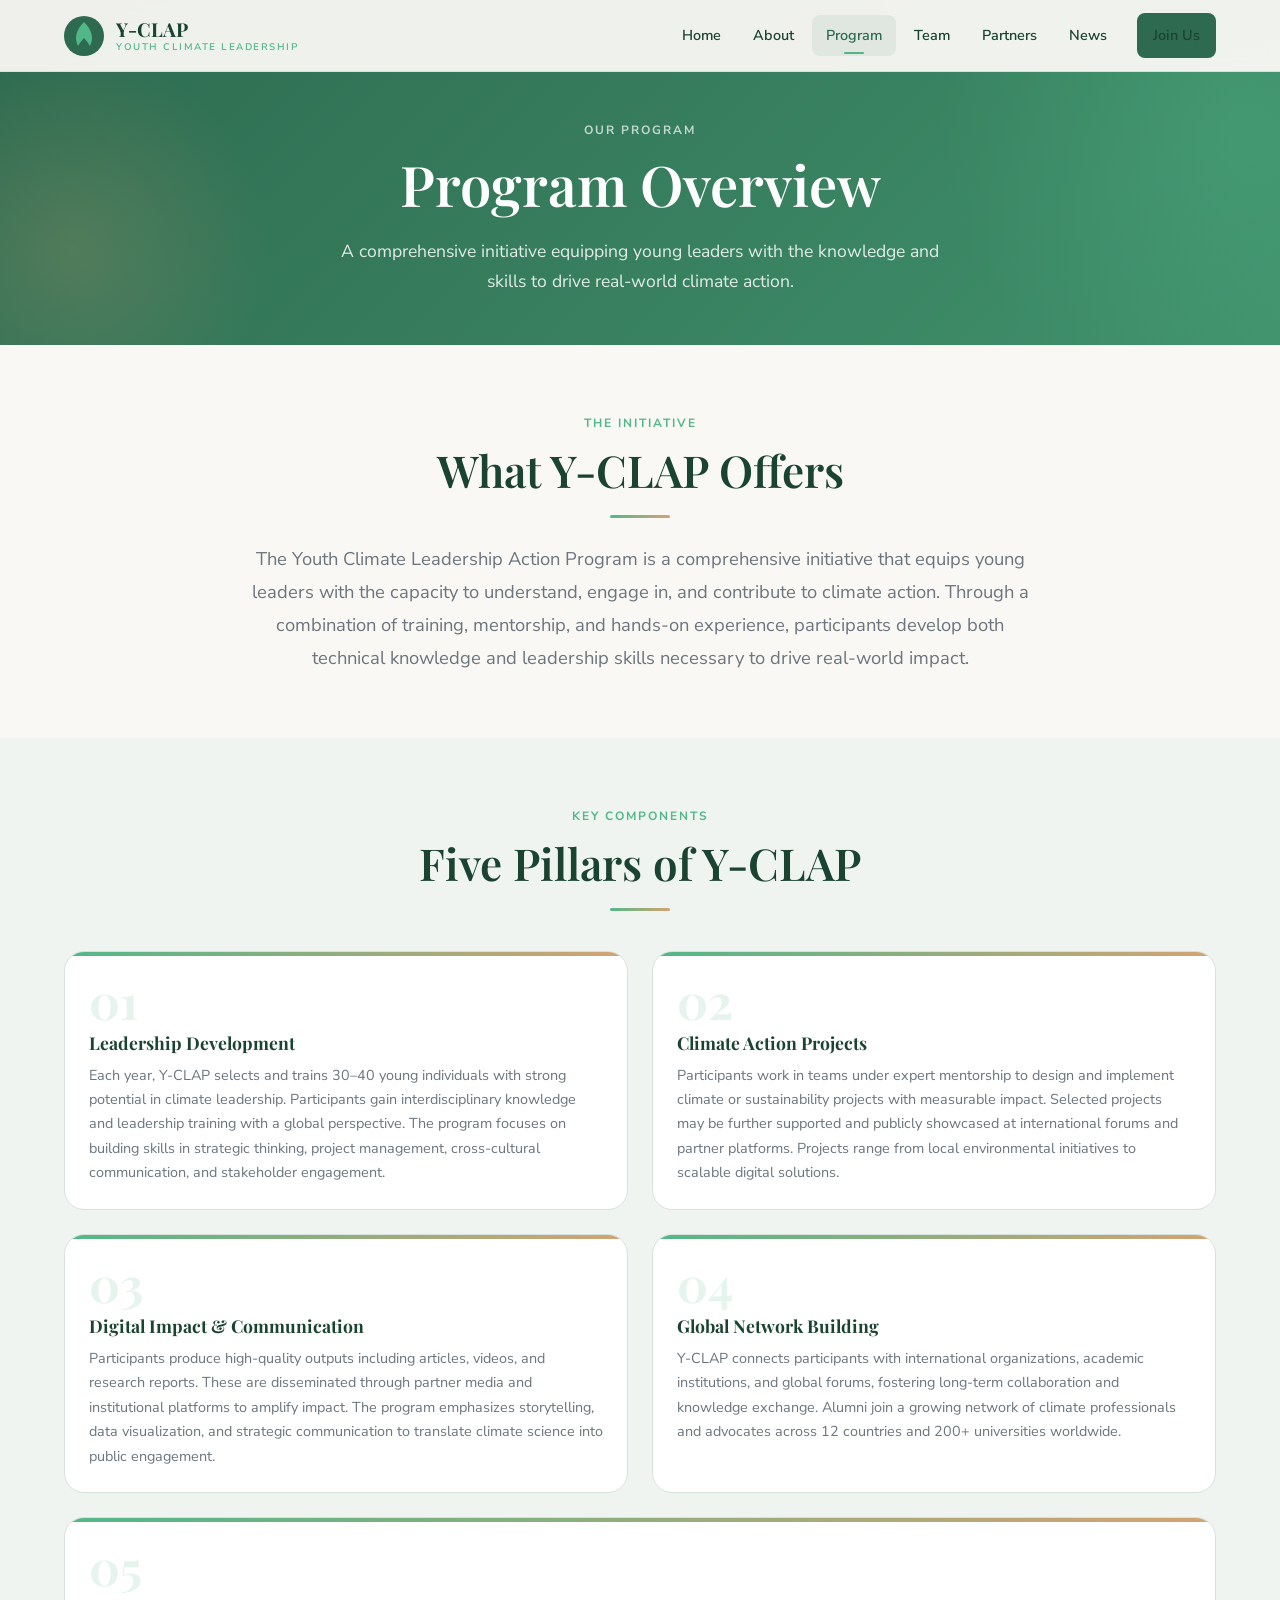
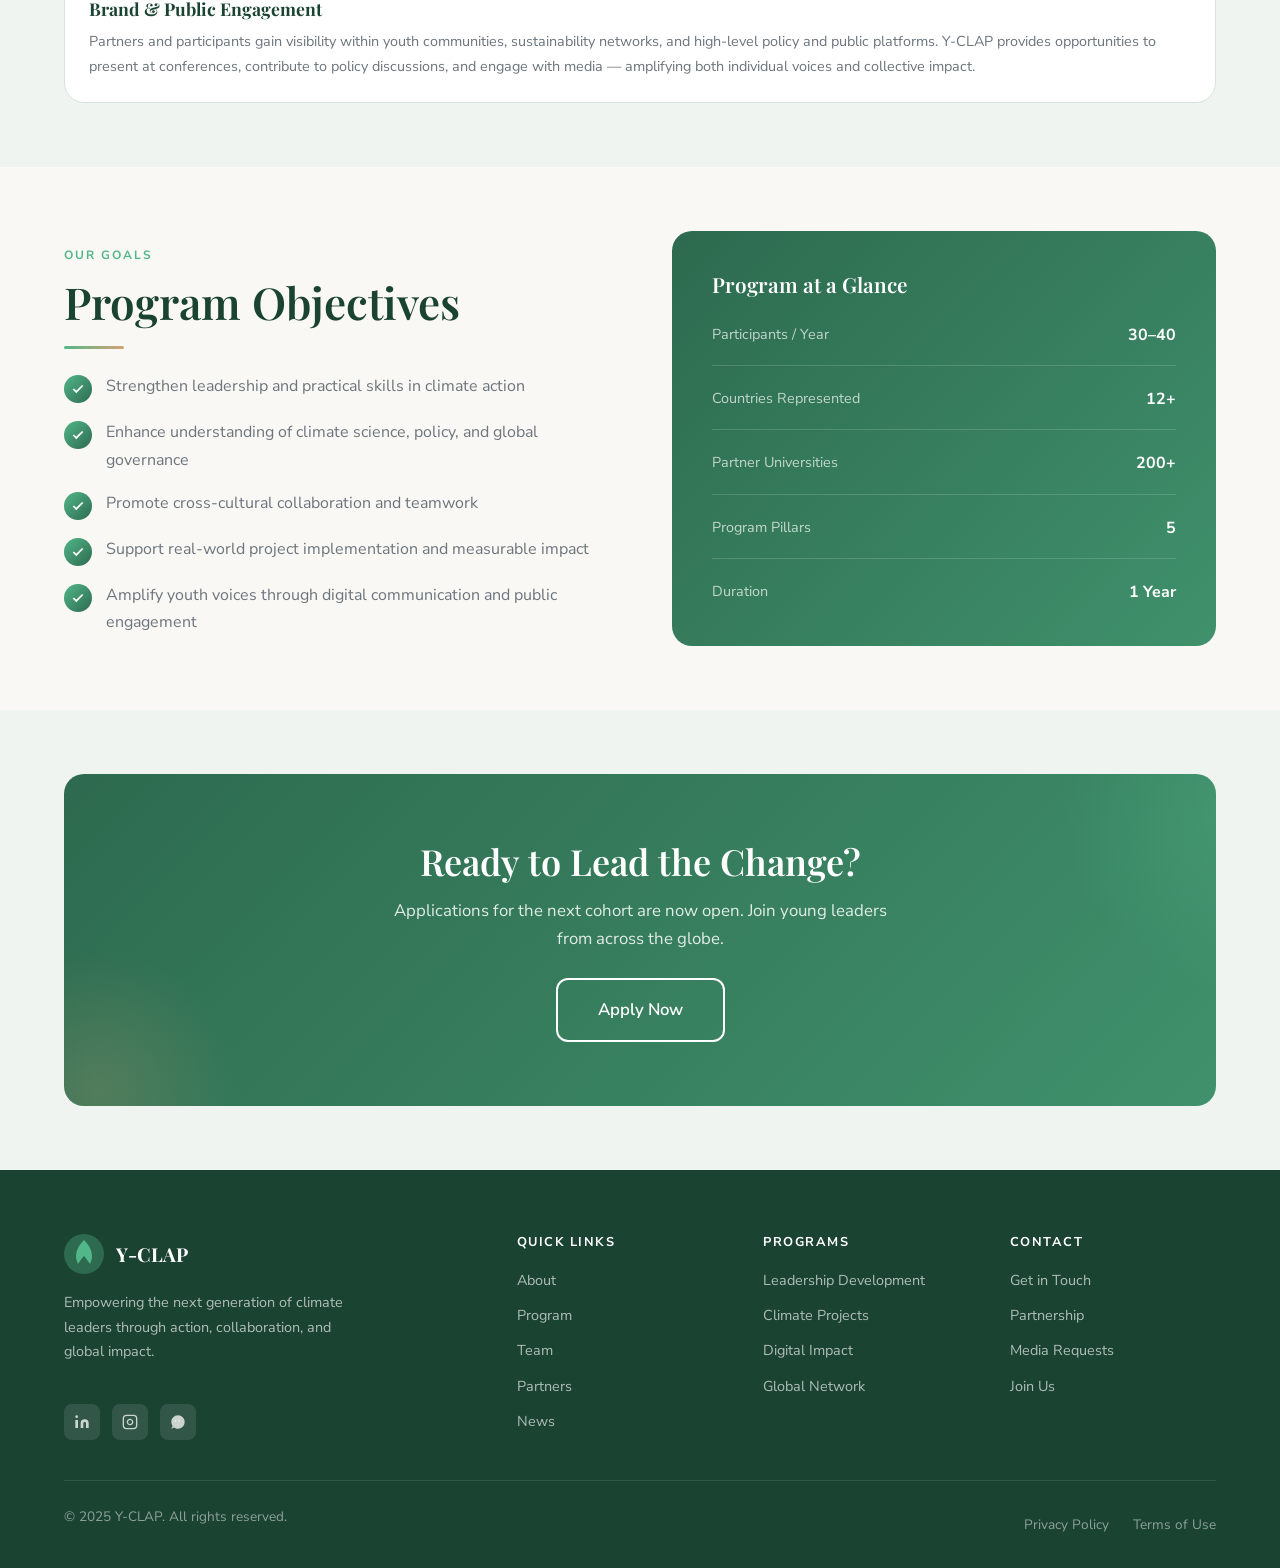
<file: program.html>
<!DOCTYPE html>
<html lang="en">
<head>
  <meta charset="UTF-8">
  <meta name="viewport" content="width=device-width, initial-scale=1.0">
  <title>Program | Y-CLAP</title>
  <link rel="stylesheet" href="css/style.css">
  <link rel="stylesheet" href="css/components.css">
  <link rel="icon" type="image/svg+xml" href="data:image/svg+xml,<svg xmlns='http://www.w3.org/2000/svg' viewBox='0 0 100 100'><circle cx='50' cy='50' r='45' fill='%232d6a4f'/><path d='M50 20 C30 35 25 55 35 70 C42 60 50 55 50 55 C50 55 58 60 65 70 C75 55 70 35 50 20Z' fill='%2352b788'/></svg>">
</head>
<body>

  <header class="header">
    <div class="header__inner">
      <a href="index.html" class="header__logo">
        <svg class="header__logo-icon" viewBox="0 0 40 40" fill="none"><circle cx="20" cy="20" r="20" fill="#2d6a4f"/><path d="M20 6C12 14 10 22 14 30C17 25 20 22 20 22C20 22 23 25 26 30C30 22 28 14 20 6Z" fill="#52b788"/></svg>
        <div class="header__logo-text">Y-CLAP<span>Youth Climate Leadership</span></div>
      </a>
      <nav class="nav">
        <a href="index.html" class="nav__link">Home</a>
        <a href="about.html" class="nav__link">About</a>
        <a href="program.html" class="nav__link active">Program</a>
        <a href="team.html" class="nav__link">Team</a>
        <a href="partners.html" class="nav__link">Partners</a>
        <a href="news.html" class="nav__link">News</a>
        <a href="contact.html" class="nav__link nav__cta btn btn--primary btn--sm">Join Us</a>
      </nav>
      <button class="nav-toggle" aria-label="Toggle menu"><span></span><span></span><span></span></button>
    </div>
  </header>

  <section class="page-hero">
    <div class="container">
      <p class="page-hero__label">Our Program</p>
      <h1 class="page-hero__title">Program Overview</h1>
      <p class="page-hero__subtitle">A comprehensive initiative equipping young leaders with the knowledge and skills to drive real-world climate action.</p>
    </div>
  </section>

  <!-- Program Intro -->
  <section class="section">
    <div class="container">
      <div class="fade-in" style="max-width: 800px; margin: 0 auto; text-align: center;">
        <span class="section__label">The Initiative</span>
        <h2 class="section__title">What Y-CLAP Offers</h2>
        <div class="section-divider"></div>
        <p class="lead">The Youth Climate Leadership Action Program is a comprehensive initiative that equips young leaders with the capacity to understand, engage in, and contribute to climate action. Through a combination of training, mentorship, and hands-on experience, participants develop both technical knowledge and leadership skills necessary to drive real-world impact.</p>
      </div>
    </div>
  </section>

  <!-- Key Components -->
  <section class="section section--alt">
    <div class="container">
      <div class="section__header fade-in">
        <span class="section__label">Key Components</span>
        <h2 class="section__title">Five Pillars of Y-CLAP</h2>
        <div class="section-divider"></div>
      </div>

      <div class="grid grid--2" style="margin-top: 2.5rem; gap: 1.5rem;">

        <div class="program-card fade-in fade-in-delay-1">
          <div class="program-card__number">01</div>
          <h3 class="program-card__title">Leadership Development</h3>
          <p class="program-card__desc">Each year, Y-CLAP selects and trains 30–40 young individuals with strong potential in climate leadership. Participants gain interdisciplinary knowledge and leadership training with a global perspective. The program focuses on building skills in strategic thinking, project management, cross-cultural communication, and stakeholder engagement.</p>
        </div>

        <div class="program-card fade-in fade-in-delay-2">
          <div class="program-card__number">02</div>
          <h3 class="program-card__title">Climate Action Projects</h3>
          <p class="program-card__desc">Participants work in teams under expert mentorship to design and implement climate or sustainability projects with measurable impact. Selected projects may be further supported and publicly showcased at international forums and partner platforms. Projects range from local environmental initiatives to scalable digital solutions.</p>
        </div>

        <div class="program-card fade-in fade-in-delay-3">
          <div class="program-card__number">03</div>
          <h3 class="program-card__title">Digital Impact & Communication</h3>
          <p class="program-card__desc">Participants produce high-quality outputs including articles, videos, and research reports. These are disseminated through partner media and institutional platforms to amplify impact. The program emphasizes storytelling, data visualization, and strategic communication to translate climate science into public engagement.</p>
        </div>

        <div class="program-card fade-in fade-in-delay-4">
          <div class="program-card__number">04</div>
          <h3 class="program-card__title">Global Network Building</h3>
          <p class="program-card__desc">Y-CLAP connects participants with international organizations, academic institutions, and global forums, fostering long-term collaboration and knowledge exchange. Alumni join a growing network of climate professionals and advocates across 12 countries and 200+ universities worldwide.</p>
        </div>

        <div class="program-card fade-in fade-in-delay-1" style="grid-column: 1/-1;">
          <div class="program-card__number">05</div>
          <h3 class="program-card__title">Brand & Public Engagement</h3>
          <p class="program-card__desc">Partners and participants gain visibility within youth communities, sustainability networks, and high-level policy and public platforms. Y-CLAP provides opportunities to present at conferences, contribute to policy discussions, and engage with media — amplifying both individual voices and collective impact.</p>
        </div>
      </div>
    </div>
  </section>

  <!-- Objectives -->
  <section class="section">
    <div class="container">
      <div style="display: grid; grid-template-columns: 1fr 1fr; gap: 4rem; align-items: center;">
        <div class="fade-in">
          <span class="section__label">Our Goals</span>
          <h2 class="section__title" style="text-align:left;">Program Objectives</h2>
          <div class="section-divider" style="margin: 1rem 0 1.5rem 0;"></div>
          <div style="display: flex; flex-direction: column; gap: 1rem;">
            <div style="display: flex; gap: 0.875rem; align-items: flex-start;">
              <div style="width: 28px; height: 28px; border-radius: 50%; background: linear-gradient(135deg, var(--color-secondary), var(--color-primary)); display: flex; align-items: center; justify-content: center; flex-shrink: 0; margin-top: 2px;">
                <svg width="14" height="14" viewBox="0 0 24 24" fill="none" stroke="white" stroke-width="3"><polyline points="20 6 9 17 4 12"/></svg>
              </div>
              <p style="color: var(--color-text-muted);">Strengthen leadership and practical skills in climate action</p>
            </div>
            <div style="display: flex; gap: 0.875rem; align-items: flex-start;">
              <div style="width: 28px; height: 28px; border-radius: 50%; background: linear-gradient(135deg, var(--color-secondary), var(--color-primary)); display: flex; align-items: center; justify-content: center; flex-shrink: 0; margin-top: 2px;">
                <svg width="14" height="14" viewBox="0 0 24 24" fill="none" stroke="white" stroke-width="3"><polyline points="20 6 9 17 4 12"/></svg>
              </div>
              <p style="color: var(--color-text-muted);">Enhance understanding of climate science, policy, and global governance</p>
            </div>
            <div style="display: flex; gap: 0.875rem; align-items: flex-start;">
              <div style="width: 28px; height: 28px; border-radius: 50%; background: linear-gradient(135deg, var(--color-secondary), var(--color-primary)); display: flex; align-items: center; justify-content: center; flex-shrink: 0; margin-top: 2px;">
                <svg width="14" height="14" viewBox="0 0 24 24" fill="none" stroke="white" stroke-width="3"><polyline points="20 6 9 17 4 12"/></svg>
              </div>
              <p style="color: var(--color-text-muted);">Promote cross-cultural collaboration and teamwork</p>
            </div>
            <div style="display: flex; gap: 0.875rem; align-items: flex-start;">
              <div style="width: 28px; height: 28px; border-radius: 50%; background: linear-gradient(135deg, var(--color-secondary), var(--color-primary)); display: flex; align-items: center; justify-content: center; flex-shrink: 0; margin-top: 2px;">
                <svg width="14" height="14" viewBox="0 0 24 24" fill="none" stroke="white" stroke-width="3"><polyline points="20 6 9 17 4 12"/></svg>
              </div>
              <p style="color: var(--color-text-muted);">Support real-world project implementation and measurable impact</p>
            </div>
            <div style="display: flex; gap: 0.875rem; align-items: flex-start;">
              <div style="width: 28px; height: 28px; border-radius: 50%; background: linear-gradient(135deg, var(--color-secondary), var(--color-primary)); display: flex; align-items: center; justify-content: center; flex-shrink: 0; margin-top: 2px;">
                <svg width="14" height="14" viewBox="0 0 24 24" fill="none" stroke="white" stroke-width="3"><polyline points="20 6 9 17 4 12"/></svg>
              </div>
              <p style="color: var(--color-text-muted);">Amplify youth voices through digital communication and public engagement</p>
            </div>
          </div>
        </div>
        <div style="background: linear-gradient(135deg, var(--color-primary), var(--color-primary-light)); border-radius: 20px; padding: 2.5rem; color: white;" class="fade-in fade-in-delay-2">
          <h3 style="color: white; font-size: 1.3rem; margin-bottom: 1.5rem;">Program at a Glance</h3>
          <div style="display: flex; flex-direction: column; gap: 1.25rem;">
            <div style="display: flex; justify-content: space-between; border-bottom: 1px solid rgba(255,255,255,0.15); padding-bottom: 1rem;">
              <span style="color: rgba(255,255,255,0.7); font-size: 0.9rem;">Participants / Year</span>
              <span style="font-weight: 700;">30–40</span>
            </div>
            <div style="display: flex; justify-content: space-between; border-bottom: 1px solid rgba(255,255,255,0.15); padding-bottom: 1rem;">
              <span style="color: rgba(255,255,255,0.7); font-size: 0.9rem;">Countries Represented</span>
              <span style="font-weight: 700;">12+</span>
            </div>
            <div style="display: flex; justify-content: space-between; border-bottom: 1px solid rgba(255,255,255,0.15); padding-bottom: 1rem;">
              <span style="color: rgba(255,255,255,0.7); font-size: 0.9rem;">Partner Universities</span>
              <span style="font-weight: 700;">200+</span>
            </div>
            <div style="display: flex; justify-content: space-between; border-bottom: 1px solid rgba(255,255,255,0.15); padding-bottom: 1rem;">
              <span style="color: rgba(255,255,255,0.7); font-size: 0.9rem;">Program Pillars</span>
              <span style="font-weight: 700;">5</span>
            </div>
            <div style="display: flex; justify-content: space-between;">
              <span style="color: rgba(255,255,255,0.7); font-size: 0.9rem;">Duration</span>
              <span style="font-weight: 700;">1 Year</span>
            </div>
          </div>
        </div>
      </div>
    </div>
  </section>

  <!-- CTA -->
  <section class="section section--alt">
    <div class="container">
      <div class="cta-banner fade-in">
        <div class="cta-banner__inner">
          <h2>Ready to Lead the Change?</h2>
          <p>Applications for the next cohort are now open. Join young leaders from across the globe.</p>
          <div class="cta-banner__actions">
            <a href="contact.html" class="btn btn--outline-white btn--lg">Apply Now</a>
          </div>
        </div>
      </div>
    </div>
  </section>

  <!-- Footer -->
  <footer class="footer">
    <div class="container">
      <div class="footer__grid">
        <div class="footer__brand">
          <div class="footer__brand-logo">
            <svg viewBox="0 0 40 40" fill="none"><circle cx="20" cy="20" r="20" fill="#2d6a4f"/><path d="M20 6C12 14 10 22 14 30C17 25 20 22 20 22C20 22 23 25 26 30C30 22 28 14 20 6Z" fill="#52b788"/></svg>
            <span class="footer__brand-name">Y-CLAP</span>
          </div>
          <p class="footer__brand-desc">Empowering the next generation of climate leaders through action, collaboration, and global impact.</p>
          <div class="footer__social">
            <a href="#" aria-label="LinkedIn"><svg width="16" height="16" viewBox="0 0 24 24" fill="currentColor"><path d="M16 8a6 6 0 0 1 6 6v7h-4v-7a2 2 0 0 0-2-2 2 2 0 0 0-2 2v7h-4v-7a6 6 0 0 1 6-6z"/><rect x="2" y="9" width="4" height="12"/><circle cx="4" cy="4" r="2"/></svg></a>
            <a href="#" aria-label="Instagram"><svg width="16" height="16" viewBox="0 0 24 24" fill="none" stroke="currentColor" stroke-width="2"><rect x="2" y="2" width="20" height="20" rx="5" ry="5"/><path d="M16 11.37A4 4 0 1 1 12.63 8 4 4 0 0 1 16 11.37z"/><line x1="17.5" y1="6.5" x2="17.51" y2="6.5"/></svg></a>
            <a href="#" aria-label="WeChat"><svg width="16" height="16" viewBox="0 0 24 24" fill="currentColor"><path d="M8.5 11.5a1 1 0 1 0 0-2 1 1 0 0 0 0 2zm5 0a1 1 0 1 0 0-2 1 1 0 0 0 0 2z"/><path d="M12 2C6.48 2 2 6.48 2 12c0 2.17.7 4.18 1.88 5.82L2 22l4.18-1.88C7.82 21.3 9.83 22 12 22c5.52 0 10-4.48 10-10S17.52 2 12 2z"/></svg></a>
          </div>
        </div>
        <div class="footer__col"><h4>Quick Links</h4><ul class="footer__links"><li><a href="about.html">About</a></li><li><a href="program.html">Program</a></li><li><a href="team.html">Team</a></li><li><a href="partners.html">Partners</a></li><li><a href="news.html">News</a></li></ul></div>
        <div class="footer__col"><h4>Programs</h4><ul class="footer__links"><li><a href="program.html">Leadership Development</a></li><li><a href="program.html">Climate Projects</a></li><li><a href="program.html">Digital Impact</a></li><li><a href="program.html">Global Network</a></li></ul></div>
        <div class="footer__col"><h4>Contact</h4><ul class="footer__links"><li><a href="contact.html">Get in Touch</a></li><li><a href="contact.html">Partnership</a></li><li><a href="contact.html">Media Requests</a></li><li><a href="contact.html">Join Us</a></li></ul></div>
      </div>
      <div class="footer__bottom"><p>© 2025 Y-CLAP. All rights reserved.</p><div class="footer__bottom-links"><a href="#">Privacy Policy</a><a href="#">Terms of Use</a></div></div>
    </div>
  </footer>
  <script src="js/main.js"></script>
</body>
</html>
</file>
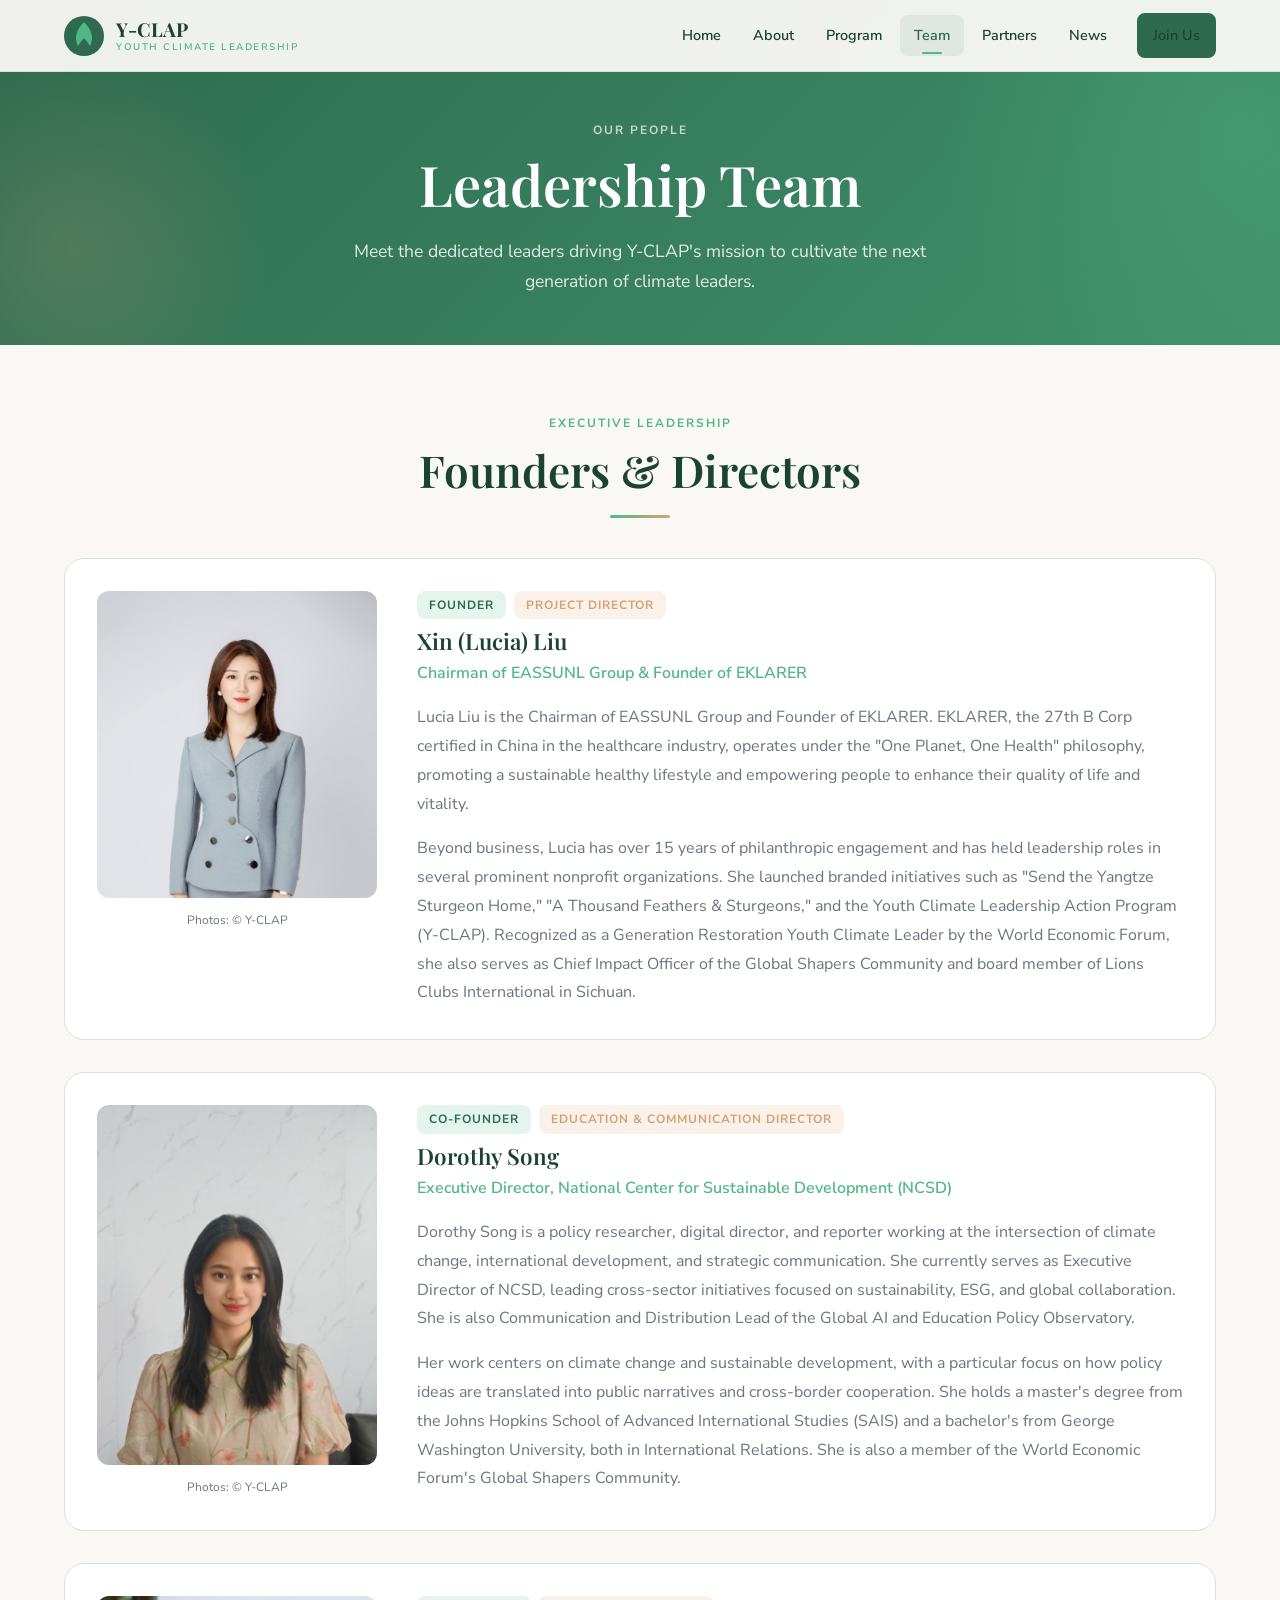
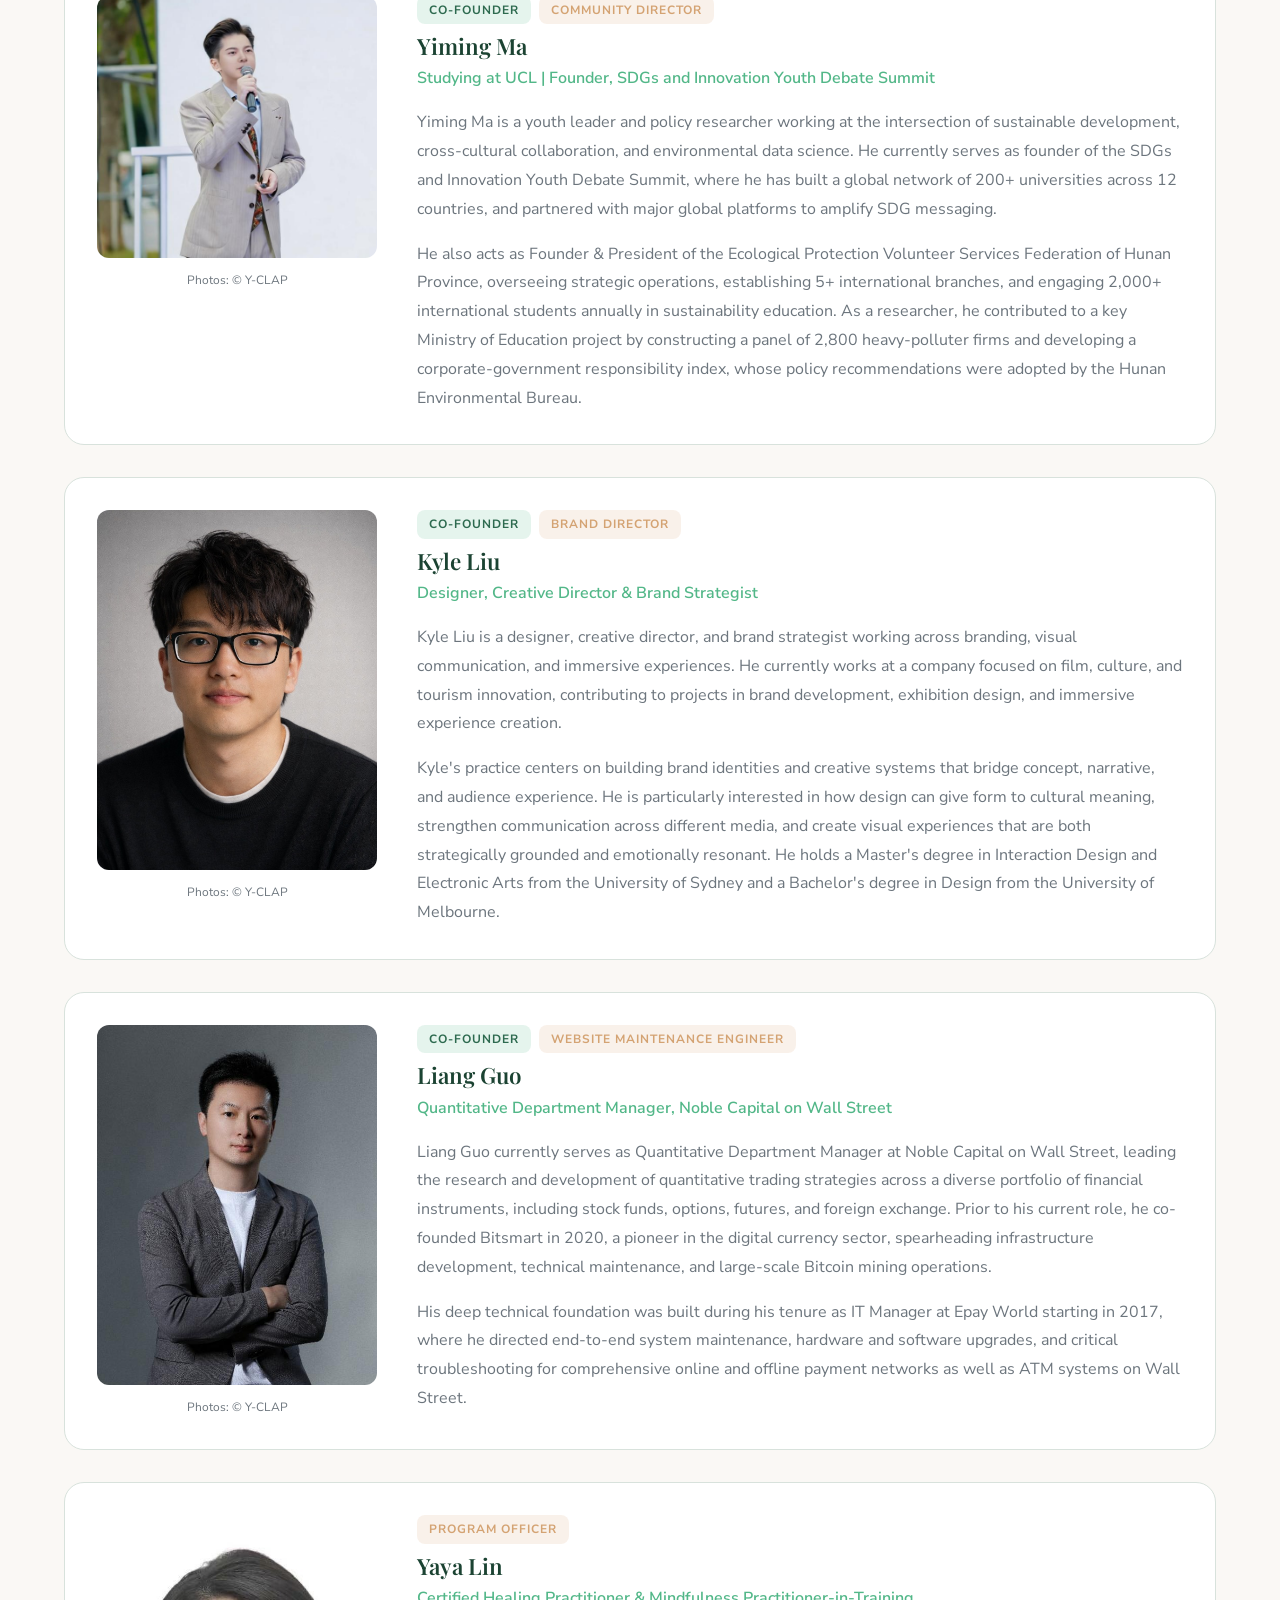
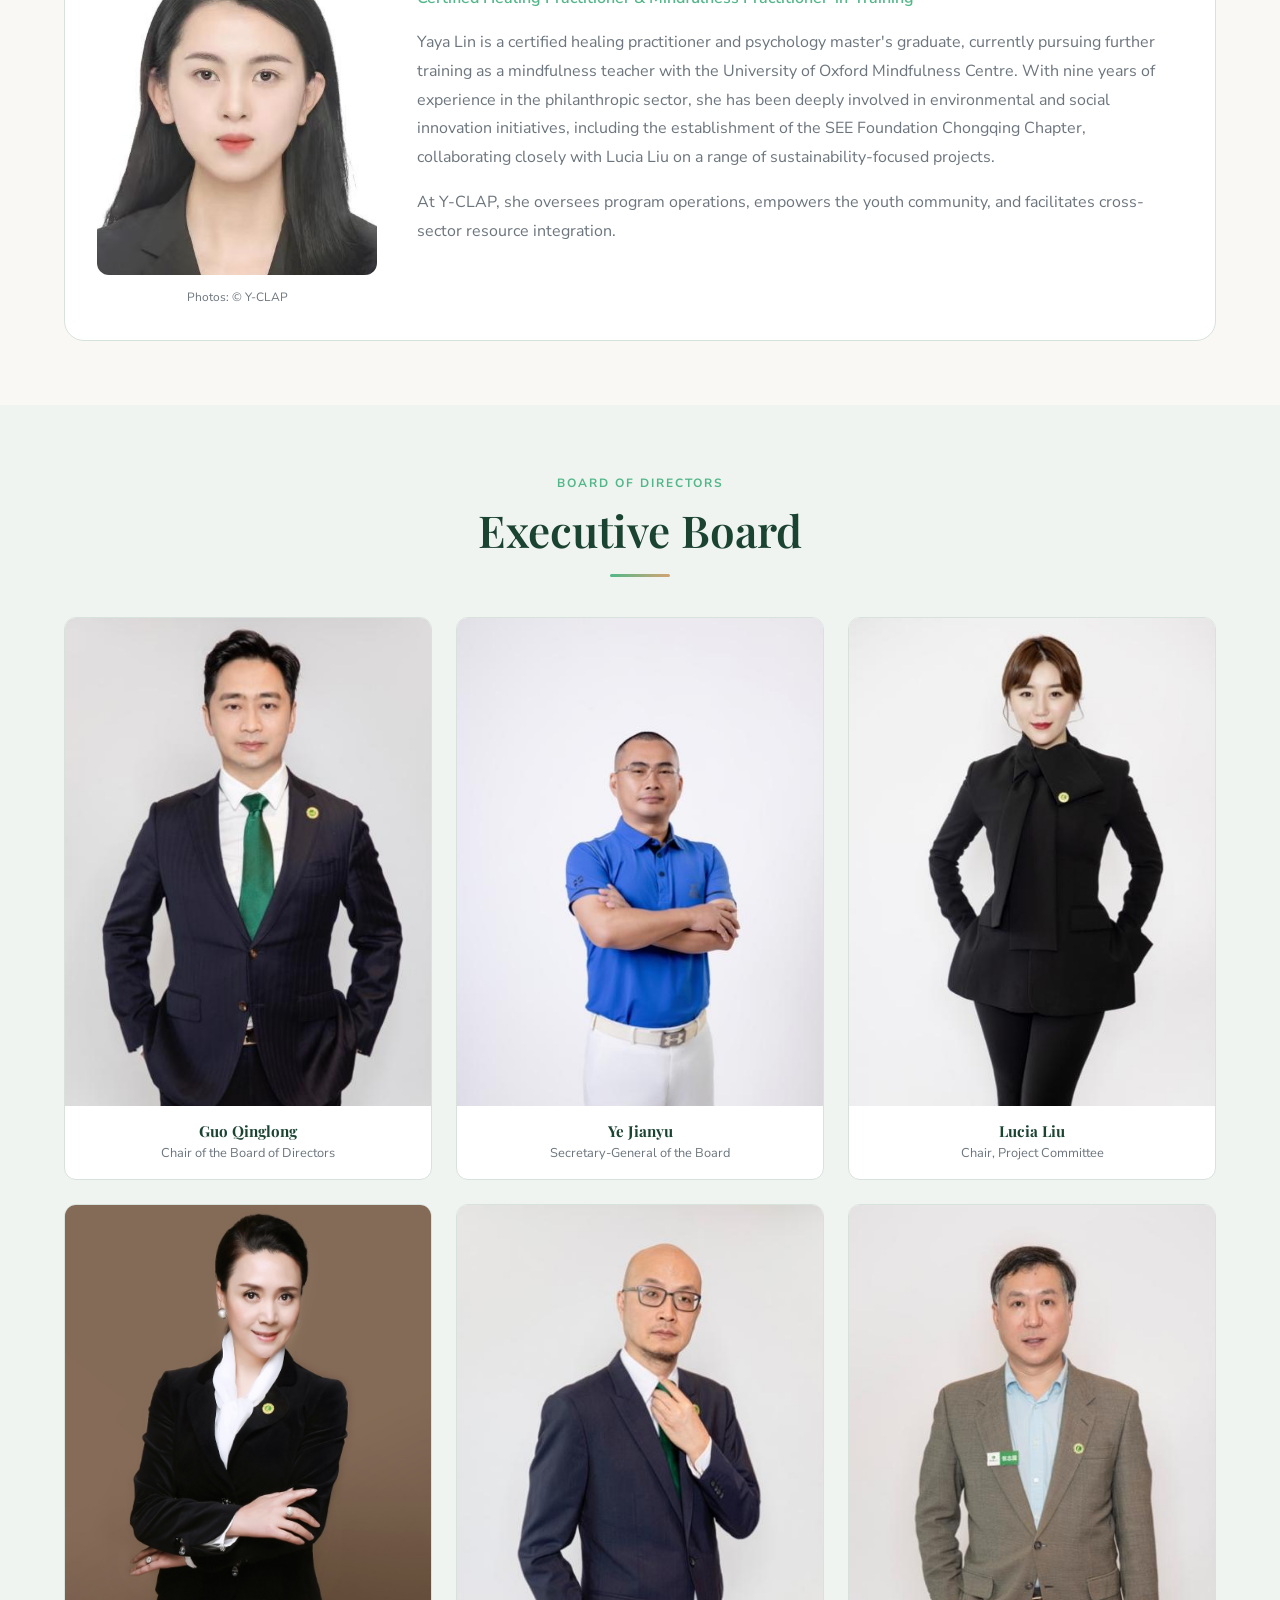
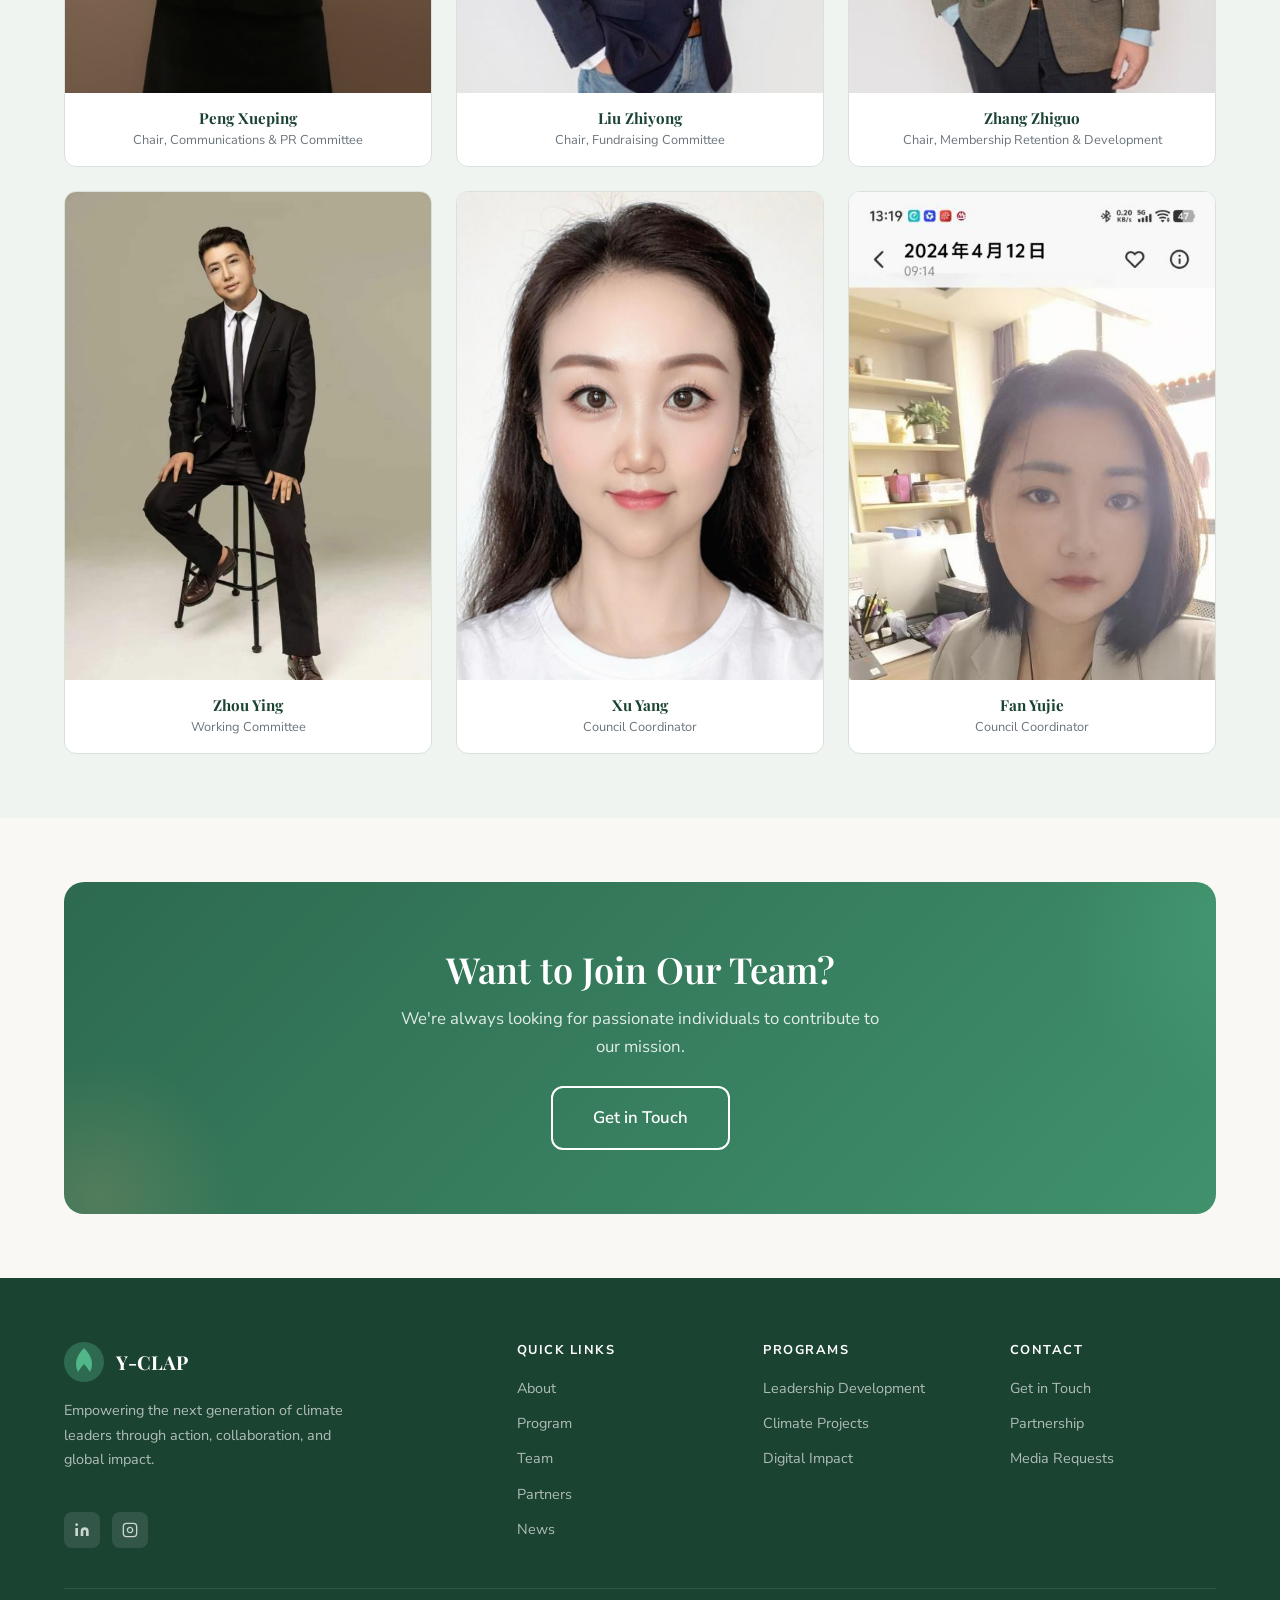
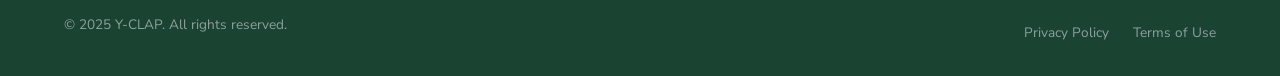
<file: team.html>
<!DOCTYPE html>
<html lang="en">
<head>
  <meta charset="UTF-8">
  <meta name="viewport" content="width=device-width, initial-scale=1.0">
  <title>Our Team | Y-CLAP</title>
  <link rel="stylesheet" href="css/style.css">
  <link rel="stylesheet" href="css/components.css">
  <link rel="icon" type="image/svg+xml" href="data:image/svg+xml,<svg xmlns='http://www.w3.org/2000/svg' viewBox='0 0 100 100'><circle cx='50' cy='50' r='45' fill='%232d6a4f'/><path d='M50 20 C30 35 25 55 35 70 C42 60 50 55 50 55 C50 55 58 60 65 70 C75 55 70 35 50 20Z' fill='%2352b788'/></svg>">
</head>
<body>

  <header class="header">
    <div class="header__inner">
      <a href="index.html" class="header__logo">
        <svg class="header__logo-icon" viewBox="0 0 40 40" fill="none"><circle cx="20" cy="20" r="20" fill="#2d6a4f"/><path d="M20 6C12 14 10 22 14 30C17 25 20 22 20 22C20 22 23 25 26 30C30 22 28 14 20 6Z" fill="#52b788"/></svg>
        <div class="header__logo-text">Y-CLAP<span>Youth Climate Leadership</span></div>
      </a>
      <nav class="nav">
        <a href="index.html" class="nav__link">Home</a>
        <a href="about.html" class="nav__link">About</a>
        <a href="program.html" class="nav__link">Program</a>
        <a href="team.html" class="nav__link active">Team</a>
        <a href="partners.html" class="nav__link">Partners</a>
        <a href="news.html" class="nav__link">News</a>
        <a href="contact.html" class="nav__link nav__cta btn btn--primary btn--sm">Join Us</a>
      </nav>
      <button class="nav-toggle" aria-label="Toggle menu"><span></span><span></span><span></span></button>
    </div>
  </header>

  <section class="page-hero">
    <div class="container">
      <p class="page-hero__label">Our People</p>
      <h1 class="page-hero__title">Leadership Team</h1>
      <p class="page-hero__subtitle">Meet the dedicated leaders driving Y-CLAP's mission to cultivate the next generation of climate leaders.</p>
    </div>
  </section>

  <!-- Founders / Leadership -->
  <section class="section">
    <div class="container">
      <div class="section__header fade-in">
        <span class="section__label">Executive Leadership</span>
        <h2 class="section__title">Founders & Directors</h2>
        <div class="section-divider"></div>
      </div>

      <div style="display: flex; flex-direction: column; gap: 2rem; margin-top: 2.5rem;">

        <!-- Lucia Liu -->
        <div class="member-card fade-in">
          <div class="member-card__photo">
            <img src="assets/images/image10.jpeg" alt="Xin (Lucia) Liu">
            <p class="member-card__photo-caption">Photos: © Y-CLAP</p>
          </div>
          <div>
            <div style="display: flex; flex-wrap: wrap; gap: 0.5rem; margin-bottom: 0.5rem;">
              <span class="badge badge--green">Founder</span>
              <span class="badge badge--accent">Project Director</span>
            </div>
            <h3 style="font-size: 1.4rem; margin-bottom: 0.25rem;">Xin (Lucia) Liu</h3>
            <p style="color: var(--color-secondary); font-weight: 600; margin-bottom: 1rem;">Chairman of EASSUNL Group & Founder of EKLARER</p>
            <p style="color: var(--color-text-muted); line-height: 1.8;">Lucia Liu is the Chairman of EASSUNL Group and Founder of EKLARER. EKLARER, the 27th B Corp certified in China in the healthcare industry, operates under the "One Planet, One Health" philosophy, promoting a sustainable healthy lifestyle and empowering people to enhance their quality of life and vitality.</p>
            <p style="color: var(--color-text-muted); line-height: 1.8; margin-top: 0.75rem;">Beyond business, Lucia has over 15 years of philanthropic engagement and has held leadership roles in several prominent nonprofit organizations. She launched branded initiatives such as "Send the Yangtze Sturgeon Home," "A Thousand Feathers & Sturgeons," and the Youth Climate Leadership Action Program (Y-CLAP). Recognized as a Generation Restoration Youth Climate Leader by the World Economic Forum, she also serves as Chief Impact Officer of the Global Shapers Community and board member of Lions Clubs International in Sichuan.</p>
          </div>
        </div>

        <!-- Dorothy Song -->
        <div class="member-card fade-in">
          <div class="member-card__photo">
            <img src="assets/images/image11.jpeg" alt="Dorothy Song">
            <p class="member-card__photo-caption">Photos: © Y-CLAP</p>
          </div>
          <div>
            <div style="display: flex; flex-wrap: wrap; gap: 0.5rem; margin-bottom: 0.5rem;">
              <span class="badge badge--green">Co-Founder</span>
              <span class="badge badge--accent">Education & Communication Director</span>
            </div>
            <h3 style="font-size: 1.4rem; margin-bottom: 0.25rem;">Dorothy Song</h3>
            <p style="color: var(--color-secondary); font-weight: 600; margin-bottom: 1rem;">Executive Director, National Center for Sustainable Development (NCSD)</p>
            <p style="color: var(--color-text-muted); line-height: 1.8;">Dorothy Song is a policy researcher, digital director, and reporter working at the intersection of climate change, international development, and strategic communication. She currently serves as Executive Director of NCSD, leading cross-sector initiatives focused on sustainability, ESG, and global collaboration. She is also Communication and Distribution Lead of the Global AI and Education Policy Observatory.</p>
            <p style="color: var(--color-text-muted); line-height: 1.8; margin-top: 0.75rem;">Her work centers on climate change and sustainable development, with a particular focus on how policy ideas are translated into public narratives and cross-border cooperation. She holds a master's degree from the Johns Hopkins School of Advanced International Studies (SAIS) and a bachelor's from George Washington University, both in International Relations. She is also a member of the World Economic Forum's Global Shapers Community.</p>
          </div>
        </div>

        <!-- Yiming Ma -->
        <div class="member-card fade-in">
          <div class="member-card__photo">
            <img src="assets/images/image12.jpeg" alt="Yiming Ma">
            <p class="member-card__photo-caption">Photos: © Y-CLAP</p>
          </div>
          <div>
            <div style="display: flex; flex-wrap: wrap; gap: 0.5rem; margin-bottom: 0.5rem;">
              <span class="badge badge--green">Co-Founder</span>
              <span class="badge badge--accent">Community Director</span>
            </div>
            <h3 style="font-size: 1.4rem; margin-bottom: 0.25rem;">Yiming Ma</h3>
            <p style="color: var(--color-secondary); font-weight: 600; margin-bottom: 1rem;">Studying at UCL | Founder, SDGs and Innovation Youth Debate Summit</p>
            <p style="color: var(--color-text-muted); line-height: 1.8;">Yiming Ma is a youth leader and policy researcher working at the intersection of sustainable development, cross-cultural collaboration, and environmental data science. He currently serves as founder of the SDGs and Innovation Youth Debate Summit, where he has built a global network of 200+ universities across 12 countries, and partnered with major global platforms to amplify SDG messaging.</p>
            <p style="color: var(--color-text-muted); line-height: 1.8; margin-top: 0.75rem;">He also acts as Founder & President of the Ecological Protection Volunteer Services Federation of Hunan Province, overseeing strategic operations, establishing 5+ international branches, and engaging 2,000+ international students annually in sustainability education. As a researcher, he contributed to a key Ministry of Education project by constructing a panel of 2,800 heavy-polluter firms and developing a corporate-government responsibility index, whose policy recommendations were adopted by the Hunan Environmental Bureau.</p>
          </div>
        </div>

        <!-- Kyle Liu -->
        <div class="member-card fade-in">
          <div class="member-card__photo">
            <img src="assets/images/image13.jpeg" alt="Kyle Liu">
            <p class="member-card__photo-caption">Photos: © Y-CLAP</p>
          </div>
          <div>
            <div style="display: flex; flex-wrap: wrap; gap: 0.5rem; margin-bottom: 0.5rem;">
              <span class="badge badge--green">Co-Founder</span>
              <span class="badge badge--accent">Brand Director</span>
            </div>
            <h3 style="font-size: 1.4rem; margin-bottom: 0.25rem;">Kyle Liu</h3>
            <p style="color: var(--color-secondary); font-weight: 600; margin-bottom: 1rem;">Designer, Creative Director & Brand Strategist</p>
            <p style="color: var(--color-text-muted); line-height: 1.8;">Kyle Liu is a designer, creative director, and brand strategist working across branding, visual communication, and immersive experiences. He currently works at a company focused on film, culture, and tourism innovation, contributing to projects in brand development, exhibition design, and immersive experience creation.</p>
            <p style="color: var(--color-text-muted); line-height: 1.8; margin-top: 0.75rem;">Kyle's practice centers on building brand identities and creative systems that bridge concept, narrative, and audience experience. He is particularly interested in how design can give form to cultural meaning, strengthen communication across different media, and create visual experiences that are both strategically grounded and emotionally resonant. He holds a Master's degree in Interaction Design and Electronic Arts from the University of Sydney and a Bachelor's degree in Design from the University of Melbourne.</p>
          </div>
        </div>

        <!-- Liang Guo -->
        <div class="member-card fade-in">
          <div class="member-card__photo">
            <img src="assets/images/image14.jpeg" alt="Liang Guo">
            <p class="member-card__photo-caption">Photos: © Y-CLAP</p>
          </div>
          <div>
            <div style="display: flex; flex-wrap: wrap; gap: 0.5rem; margin-bottom: 0.5rem;">
              <span class="badge badge--green">Co-Founder</span>
              <span class="badge badge--accent">Website Maintenance Engineer</span>
            </div>
            <h3 style="font-size: 1.4rem; margin-bottom: 0.25rem;">Liang Guo</h3>
            <p style="color: var(--color-secondary); font-weight: 600; margin-bottom: 1rem;">Quantitative Department Manager, Noble Capital on Wall Street</p>
            <p style="color: var(--color-text-muted); line-height: 1.8;">Liang Guo currently serves as Quantitative Department Manager at Noble Capital on Wall Street, leading the research and development of quantitative trading strategies across a diverse portfolio of financial instruments, including stock funds, options, futures, and foreign exchange. Prior to his current role, he co-founded Bitsmart in 2020, a pioneer in the digital currency sector, spearheading infrastructure development, technical maintenance, and large-scale Bitcoin mining operations.</p>
            <p style="color: var(--color-text-muted); line-height: 1.8; margin-top: 0.75rem;">His deep technical foundation was built during his tenure as IT Manager at Epay World starting in 2017, where he directed end-to-end system maintenance, hardware and software upgrades, and critical troubleshooting for comprehensive online and offline payment networks as well as ATM systems on Wall Street.</p>
          </div>
        </div>

        <!-- Yaya Lin -->
        <div class="member-card fade-in">
          <div class="member-card__photo">
            <img src="assets/images/image15.jpeg" alt="Yaya Lin">
            <p class="member-card__photo-caption">Photos: © Y-CLAP</p>
          </div>
          <div>
            <div style="display: flex; flex-wrap: wrap; gap: 0.5rem; margin-bottom: 0.5rem;">
              <span class="badge badge--accent">Program Officer</span>
            </div>
            <h3 style="font-size: 1.4rem; margin-bottom: 0.25rem;">Yaya Lin</h3>
            <p style="color: var(--color-secondary); font-weight: 600; margin-bottom: 1rem;">Certified Healing Practitioner & Mindfulness Practitioner-in-Training</p>
            <p style="color: var(--color-text-muted); line-height: 1.8;">Yaya Lin is a certified healing practitioner and psychology master's graduate, currently pursuing further training as a mindfulness teacher with the University of Oxford Mindfulness Centre. With nine years of experience in the philanthropic sector, she has been deeply involved in environmental and social innovation initiatives, including the establishment of the SEE Foundation Chongqing Chapter, collaborating closely with Lucia Liu on a range of sustainability-focused projects.</p>
            <p style="color: var(--color-text-muted); line-height: 1.8; margin-top: 0.75rem;">At Y-CLAP, she oversees program operations, empowers the youth community, and facilitates cross-sector resource integration.</p>
          </div>
        </div>

      </div>
    </div>
  </section>

  <!-- Executive Board -->
  <section class="section section--alt">
    <div class="container">
      <div class="section__header fade-in">
        <span class="section__label">Board of Directors</span>
        <h2 class="section__title">Executive Board</h2>
        <div class="section-divider"></div>
      </div>

      <!-- Board photos from document -->
      <div style="display: grid; grid-template-columns: repeat(3, 1fr); gap: 1.5rem; margin-top: 2rem;">
        <div class="board-member-card fade-in fade-in-delay-1">
          <div class="board-member-card__img">
            <img src="assets/images/image1.jpeg" alt="Guo Qinglong">
          </div>
          <div class="board-member-card__info">
            <h3 class="board-member-card__name">Guo Qinglong</h3>
            <p class="board-member-card__role">Chair of the Board of Directors</p>
          </div>
        </div>
        <div class="board-member-card fade-in fade-in-delay-2">
          <div class="board-member-card__img">
            <img src="assets/images/image2.jpeg" alt="Ye Jianyu">
          </div>
          <div class="board-member-card__info">
            <h3 class="board-member-card__name">Ye Jianyu</h3>
            <p class="board-member-card__role">Secretary-General of the Board</p>
          </div>
        </div>
        <div class="board-member-card fade-in fade-in-delay-3">
          <div class="board-member-card__img">
            <img src="assets/images/image3.jpeg" alt="Lucia Liu">
          </div>
          <div class="board-member-card__info">
            <h3 class="board-member-card__name">Lucia Liu</h3>
            <p class="board-member-card__role">Chair, Project Committee</p>
          </div>
        </div>
        <div class="board-member-card fade-in fade-in-delay-1">
          <div class="board-member-card__img">
            <img src="assets/images/image5.jpeg" alt="Peng Xueping">
          </div>
          <div class="board-member-card__info">
            <h3 class="board-member-card__name">Peng Xueping</h3>
            <p class="board-member-card__role">Chair, Communications & PR Committee</p>
          </div>
        </div>
        <div class="board-member-card fade-in fade-in-delay-2">
          <div class="board-member-card__img">
            <img src="assets/images/image4.jpeg" alt="Liu Zhiyong">
          </div>
          <div class="board-member-card__info">
            <h3 class="board-member-card__name">Liu Zhiyong</h3>
            <p class="board-member-card__role">Chair, Fundraising Committee</p>
          </div>
        </div>
        <div class="board-member-card fade-in fade-in-delay-3">
          <div class="board-member-card__img">
            <img src="assets/images/image6.jpeg" alt="Zhang Zhiguo">
          </div>
          <div class="board-member-card__info">
            <h3 class="board-member-card__name">Zhang Zhiguo</h3>
            <p class="board-member-card__role">Chair, Membership Retention & Development</p>
          </div>
        </div>
        <div class="board-member-card fade-in fade-in-delay-1">
          <div class="board-member-card__img">
            <img src="assets/images/image7.jpeg" alt="Zhou Ying">
          </div>
          <div class="board-member-card__info">
            <h3 class="board-member-card__name">Zhou Ying</h3>
            <p class="board-member-card__role">Working Committee</p>
          </div>
        </div>
        <div class="board-member-card fade-in fade-in-delay-2">
          <div class="board-member-card__img">
            <img src="assets/images/image8.jpeg" alt="Xu Yang">
          </div>
          <div class="board-member-card__info">
            <h3 class="board-member-card__name">Xu Yang</h3>
            <p class="board-member-card__role">Council Coordinator</p>
          </div>
        </div>
        <div class="board-member-card fade-in fade-in-delay-3">
          <div class="board-member-card__img">
            <img src="assets/images/image9.jpeg" alt="Fan Yujie">
          </div>
          <div class="board-member-card__info">
            <h3 class="board-member-card__name">Fan Yujie</h3>
            <p class="board-member-card__role">Council Coordinator</p>
          </div>
        </div>
      </div>
    </div>
  </section>

  <!-- CTA -->
  <section class="section">
    <div class="container">
      <div class="cta-banner fade-in">
        <div class="cta-banner__inner">
          <h2>Want to Join Our Team?</h2>
          <p>We're always looking for passionate individuals to contribute to our mission.</p>
          <div class="cta-banner__actions">
            <a href="contact.html" class="btn btn--outline-white btn--lg">Get in Touch</a>
          </div>
        </div>
      </div>
    </div>
  </section>

  <!-- Footer -->
  <footer class="footer">
    <div class="container">
      <div class="footer__grid">
        <div class="footer__brand">
          <div class="footer__brand-logo">
            <svg viewBox="0 0 40 40" fill="none"><circle cx="20" cy="20" r="20" fill="#2d6a4f"/><path d="M20 6C12 14 10 22 14 30C17 25 20 22 20 22C20 22 23 25 26 30C30 22 28 14 20 6Z" fill="#52b788"/></svg>
            <span class="footer__brand-name">Y-CLAP</span>
          </div>
          <p class="footer__brand-desc">Empowering the next generation of climate leaders through action, collaboration, and global impact.</p>
          <div class="footer__social">
            <a href="#" aria-label="LinkedIn"><svg width="16" height="16" viewBox="0 0 24 24" fill="currentColor"><path d="M16 8a6 6 0 0 1 6 6v7h-4v-7a2 2 0 0 0-2-2 2 2 0 0 0-2 2v7h-4v-7a6 6 0 0 1 6-6z"/><rect x="2" y="9" width="4" height="12"/><circle cx="4" cy="4" r="2"/></svg></a>
            <a href="#" aria-label="Instagram"><svg width="16" height="16" viewBox="0 0 24 24" fill="none" stroke="currentColor" stroke-width="2"><rect x="2" y="2" width="20" height="20" rx="5" ry="5"/><path d="M16 11.37A4 4 0 1 1 12.63 8 4 4 0 0 1 16 11.37z"/><line x1="17.5" y1="6.5" x2="17.51" y2="6.5"/></svg></a>
          </div>
        </div>
        <div class="footer__col"><h4>Quick Links</h4><ul class="footer__links"><li><a href="about.html">About</a></li><li><a href="program.html">Program</a></li><li><a href="team.html">Team</a></li><li><a href="partners.html">Partners</a></li><li><a href="news.html">News</a></li></ul></div>
        <div class="footer__col"><h4>Programs</h4><ul class="footer__links"><li><a href="program.html">Leadership Development</a></li><li><a href="program.html">Climate Projects</a></li><li><a href="program.html">Digital Impact</a></li></ul></div>
        <div class="footer__col"><h4>Contact</h4><ul class="footer__links"><li><a href="contact.html">Get in Touch</a></li><li><a href="contact.html">Partnership</a></li><li><a href="contact.html">Media Requests</a></li></ul></div>
      </div>
      <div class="footer__bottom"><p>© 2025 Y-CLAP. All rights reserved.</p><div class="footer__bottom-links"><a href="#">Privacy Policy</a><a href="#">Terms of Use</a></div></div>
    </div>
  </footer>
  <script src="js/main.js"></script>
</body>
</html>
</file>
<file: css/style.css>
/* ============================================
   Y-CLAP Website — Main Stylesheet
   ============================================ */

/* Google Fonts */
@import url('https://fonts.googleapis.com/css2?family=Playfair+Display:wght@400;500;600;700&family=Nunito+Sans:wght@300;400;500;600;700&display=swap');

/* ============================================
   CSS Variables
   ============================================ */
:root {
  /* Colors */
  --color-primary: #2d6a4f;
  --color-primary-dark: #1b4332;
  --color-primary-light: #40916c;
  --color-secondary: #52b788;
  --color-secondary-light: #74c69d;
  --color-accent: #d4a373;
  --color-accent-light: #e9c46a;
  --color-bg: #faf8f5;
  --color-bg-alt: #f0f4f1;
  --color-white: #ffffff;
  --color-text: #1b4332;
  --color-text-light: #52b788;
  --color-text-muted: #6c757d;
  --color-border: #d8e2dc;

  /* Typography */
  --font-heading: 'Playfair Display', Georgia, serif;
  --font-body: 'Nunito Sans', -apple-system, sans-serif;

  /* Spacing */
  --space-xs: 0.5rem;
  --space-sm: 1rem;
  --space-md: 1.5rem;
  --space-lg: 2.5rem;
  --space-xl: 4rem;
  --space-2xl: 6rem;

  /* Border radius */
  --radius-sm: 8px;
  --radius-md: 12px;
  --radius-lg: 20px;
  --radius-full: 50%;

  /* Shadows */
  --shadow-sm: 0 2px 8px rgba(45, 106, 79, 0.08);
  --shadow-md: 0 4px 20px rgba(45, 106, 79, 0.12);
  --shadow-lg: 0 8px 40px rgba(45, 106, 79, 0.15);

  /* Transitions */
  --transition: all 0.3s ease;
  --transition-slow: all 0.5s ease;

  /* Layout */
  --max-width: 1200px;
  --header-height: 72px;
}

/* ============================================
   Reset & Base
   ============================================ */
*, *::before, *::after {
  margin: 0;
  padding: 0;
  box-sizing: border-box;
}

html {
  scroll-behavior: smooth;
  font-size: 16px;
}

body {
  font-family: var(--font-body);
  color: var(--color-text);
  background-color: var(--color-bg);
  line-height: 1.7;
  overflow-x: hidden;
}

img {
  max-width: 100%;
  height: auto;
  display: block;
}

a {
  color: var(--color-primary);
  text-decoration: none;
  transition: var(--transition);
}

a:hover {
  color: var(--color-secondary);
}

ul {
  list-style: none;
}

h1, h2, h3, h4, h5, h6 {
  font-family: var(--font-heading);
  color: var(--color-primary-dark);
  line-height: 1.3;
  font-weight: 600;
}

p {
  margin-bottom: 1rem;
}

p:last-child {
  margin-bottom: 0;
}

/* ============================================
   Layout Utilities
   ============================================ */
.container {
  width: 100%;
  max-width: var(--max-width);
  margin: 0 auto;
  padding: 0 var(--space-md);
}

.section {
  padding: var(--space-xl) 0;
}

.section--alt {
  background-color: var(--color-bg-alt);
}

.section--green {
  background: linear-gradient(135deg, var(--color-primary) 0%, var(--color-primary-light) 100%);
  color: var(--color-white);
}

.section--green h2,
.section--green h3 {
  color: var(--color-white);
}

.section__header {
  text-align: center;
  margin-bottom: var(--space-lg);
}

.section__label {
  display: inline-block;
  font-size: 0.75rem;
  font-weight: 700;
  text-transform: uppercase;
  letter-spacing: 2px;
  color: var(--color-secondary);
  margin-bottom: var(--space-xs);
}

.section__title {
  font-size: clamp(1.75rem, 4vw, 2.75rem);
  margin-bottom: var(--space-sm);
}

.section__subtitle {
  font-size: 1.05rem;
  color: var(--color-text-muted);
  max-width: 640px;
  margin: 0 auto;
  font-weight: 400;
}

.section--green .section__subtitle {
  color: rgba(255, 255, 255, 0.8);
}

.grid {
  display: grid;
  gap: var(--space-md);
}

.grid--2 {
  grid-template-columns: repeat(2, 1fr);
}

.grid--3 {
  grid-template-columns: repeat(3, 1fr);
}

.grid--4 {
  grid-template-columns: repeat(4, 1fr);
}

@media (max-width: 1024px) {
  .grid--4 {
    grid-template-columns: repeat(2, 1fr);
  }
}

@media (max-width: 768px) {
  .grid--2,
  .grid--3,
  .grid--4 {
    grid-template-columns: 1fr;
  }

  .featured-news-card > div {
    grid-template-columns: 1fr !important;
    min-height: auto !important;
  }

  .featured-news-card > div > div:first-child {
    min-height: 260px;
  }

  .featured-news-card > div > div:last-child {
    padding: 1.5rem !important;
  }

  .section {
    padding: var(--space-lg) 0;
  }

  .section--alt {
    padding: var(--space-lg) 0;
  }
}

/* ============================================
   Typography
   ============================================ */
.text-center { text-align: center; }
.text-left { text-align: left; }
.text-right { text-align: right; }

.text-primary { color: var(--color-primary); }
.text-secondary { color: var(--color-secondary); }
.text-accent { color: var(--color-accent); }
.text-muted { color: var(--color-text-muted); }

.font-heading { font-family: var(--font-heading); }

.lead {
  font-size: 1.15rem;
  color: var(--color-text-muted);
  line-height: 1.8;
}

/* ============================================
   Buttons
   ============================================ */
.btn {
  display: inline-flex;
  align-items: center;
  gap: 0.5rem;
  padding: 0.75rem 1.75rem;
  border-radius: var(--radius-md);
  font-family: var(--font-body);
  font-size: 0.95rem;
  font-weight: 600;
  cursor: pointer;
  border: 2px solid transparent;
  transition: var(--transition);
  text-decoration: none;
  white-space: nowrap;
}

.btn--primary {
  background-color: var(--color-primary);
  color: var(--color-white);
  border-color: var(--color-primary);
}

.btn--primary:hover {
  background-color: var(--color-primary-dark);
  border-color: var(--color-primary-dark);
  color: var(--color-white);
  transform: translateY(-2px);
  box-shadow: var(--shadow-md);
}

.btn--outline {
  background-color: transparent;
  color: var(--color-primary);
  border-color: var(--color-primary);
}

.btn--outline:hover {
  background-color: var(--color-primary);
  color: var(--color-white);
  transform: translateY(-2px);
}

.btn--outline-white {
  background-color: transparent;
  color: var(--color-white);
  border-color: var(--color-white);
}

.btn--outline-white:hover {
  background-color: var(--color-white);
  color: var(--color-primary);
  transform: translateY(-2px);
}

.btn--accent {
  background-color: var(--color-accent);
  color: var(--color-white);
  border-color: var(--color-accent);
}

.btn--accent:hover {
  background-color: #c4915f;
  border-color: #c4915f;
  color: var(--color-white);
  transform: translateY(-2px);
}

.btn--sm {
  padding: 0.5rem 1.25rem;
  font-size: 0.85rem;
}

.btn--lg {
  padding: 1rem 2.5rem;
  font-size: 1.05rem;
}

/* ============================================
   Decorative Elements
   ============================================ */
.leaf-divider {
  width: 100%;
  overflow: hidden;
  line-height: 0;
  margin: 0;
}

.leaf-divider svg {
  width: 100%;
  height: auto;
  display: block;
}

.section-divider {
  width: 60px;
  height: 3px;
  background: linear-gradient(90deg, var(--color-secondary), var(--color-accent));
  border-radius: 2px;
  margin: var(--space-sm) auto var(--space-md);
}

.badge {
  display: inline-block;
  padding: 0.25rem 0.75rem;
  border-radius: var(--radius-sm);
  font-size: 0.75rem;
  font-weight: 700;
  text-transform: uppercase;
  letter-spacing: 1px;
}

.badge--green {
  background-color: rgba(82, 183, 136, 0.15);
  color: var(--color-primary);
}

.badge--accent {
  background-color: rgba(212, 163, 115, 0.15);
  color: var(--color-accent);
}

/* ============================================
   Scroll Animations
   ============================================ */
.fade-in {
  opacity: 0;
  transform: translateY(24px);
  transition: opacity 0.7s ease, transform 0.7s ease;
}

.fade-in.visible {
  opacity: 1;
  transform: translateY(0);
}

.fade-in-delay-1 { transition-delay: 0.1s; }
.fade-in-delay-2 { transition-delay: 0.2s; }
.fade-in-delay-3 { transition-delay: 0.3s; }
.fade-in-delay-4 { transition-delay: 0.4s; }

/* ============================================
   Avatar
   ============================================ */
.avatar {
  width: 80px;
  height: 80px;
  border-radius: var(--radius-full);
  background: linear-gradient(135deg, var(--color-primary) 0%, var(--color-secondary) 100%);
  display: flex;
  align-items: center;
  justify-content: center;
  font-family: var(--font-heading);
  font-size: 1.5rem;
  font-weight: 700;
  color: var(--color-white);
  flex-shrink: 0;
  border: 3px solid var(--color-white);
  box-shadow: var(--shadow-sm);
}

.avatar--lg {
  width: 120px;
  height: 120px;
  font-size: 2.25rem;
}

.avatar--xl {
  width: 160px;
  height: 160px;
  font-size: 3rem;
}

/* ============================================
   Logo
   ============================================ */
.site-logo {
  display: flex;
  align-items: center;
  gap: 0.75rem;
  text-decoration: none;
}

.site-logo__icon {
  width: 40px;
  height: 40px;
  flex-shrink: 0;
}

.site-logo__text {
  font-family: var(--font-heading);
  font-size: 1.25rem;
  font-weight: 700;
  color: var(--color-primary-dark);
  line-height: 1.2;
}

.site-logo__text span {
  display: block;
  font-family: var(--font-body);
  font-size: 0.65rem;
  font-weight: 600;
  letter-spacing: 1.5px;
  text-transform: uppercase;
  color: var(--color-secondary);
}

/* ============================================
   Page Hero (inner pages)
   ============================================ */
@media (max-width: 768px) {
  .page-hero__title {
    font-size: clamp(1.75rem, 6vw, 3rem);
  }
}

/* ============================================
   Team Page — responsive for inline-styled cards
   ============================================ */
@media (max-width: 900px) {
  /* Override inline grid-template-columns on member cards */
  .section .card[style*="grid-template-columns: 300px"] {
    grid-template-columns: 1fr !important;
  }

  .section .card[style*="grid-template-columns: 280px"] {
    grid-template-columns: 1fr !important;
  }

  .section .card[style*="grid-template-columns: 300px"] img:first-child,
  .section .card[style*="grid-template-columns: 280px"] img:first-child {
    max-width: 300px;
    margin: 0 auto;
  }

  /* Executive board — 2 columns on tablet */
  .grid--3 {
    grid-template-columns: repeat(2, 1fr);
  }
}

@media (max-width: 480px) {
  .grid--3 {
    grid-template-columns: 1fr;
  }
}

/* ============================================
   Partner Logo Card
   ============================================ */
.partner-logos-grid {
  display: grid;
  grid-template-columns: repeat(3, 1fr);
  gap: 1.5rem;
}

.partner-logo-card {
  background: var(--color-white);
  border: 1px solid var(--color-border);
  border-radius: var(--radius-md);
  padding: 1.5rem;
  display: flex;
  flex-direction: column;
  align-items: center;
  justify-content: center;
  gap: 0.75rem;
  transition: var(--transition);
  text-align: center;
  min-height: 140px;
}

.partner-logo-card:hover {
  box-shadow: var(--shadow-sm);
  border-color: var(--color-secondary-light);
  transform: translateY(-2px);
}

.partner-logo-card img {
  max-width: 100%;
  max-height: 80px;
  object-fit: contain;
}

.partner-logo-card__icon {
  width: 56px;
  height: 56px;
  border-radius: 50%;
  display: flex;
  align-items: center;
  justify-content: center;
  flex-shrink: 0;
}

.partner-logo-card__name {
  font-size: 0.8rem;
  font-weight: 700;
  color: var(--color-primary-dark);
  line-height: 1.4;
}

.partner-logo-card__sub {
  font-size: 0.72rem;
  color: var(--color-text-muted);
}

@media (max-width: 768px) {
  .partner-logos-grid {
    grid-template-columns: repeat(2, 1fr);
  }
}

@media (max-width: 480px) {
  .partner-logos-grid {
    grid-template-columns: 1fr;
  }
}

/* ============================================
   Board Member Card (compact photo + name)
   ============================================ */
.board-member-card {
  background: var(--color-white);
  border-radius: var(--radius-md);
  overflow: hidden;
  border: 1px solid var(--color-border);
  transition: var(--transition);
  display: flex;
  flex-direction: column;
}

.board-member-card:hover {
  box-shadow: var(--shadow-md);
  border-color: var(--color-secondary-light);
  transform: translateY(-2px);
}

.board-member-card__img {
  width: 100%;
  aspect-ratio: 3 / 4;
  overflow: hidden;
  background: var(--color-bg-alt);
}

.board-member-card__img img {
  width: 100%;
  height: 100%;
  object-fit: cover;
  object-position: top;
  transition: transform 0.3s ease;
}

.board-member-card:hover .board-member-card__img img {
  transform: scale(1.03);
}

.board-member-card__info {
  padding: 1rem;
  text-align: center;
}

.board-member-card__name {
  font-size: 0.95rem;
  font-weight: 700;
  color: var(--color-primary-dark);
  margin-bottom: 0.2rem;
}

.board-member-card__role {
  font-size: 0.8rem;
  color: var(--color-text-muted);
  line-height: 1.4;
}

/* ============================================
   News Card images
   ============================================ */
.news-card__image {
  position: relative;
  overflow: hidden;
}

.news-card__image img {
  width: 100%;
  height: 100%;
  object-fit: cover;
  position: absolute;
  top: 0;
  left: 0;
}
.page-hero {
  background: linear-gradient(135deg, var(--color-primary) 0%, var(--color-primary-light) 100%);
  color: var(--color-white);
  text-align: center;
  padding: calc(var(--header-height) + 3rem) 0 3rem;
  position: relative;
  overflow: hidden;
}

.page-hero::before {
  content: '';
  position: absolute;
  top: -50%;
  right: -20%;
  width: 600px;
  height: 600px;
  background: radial-gradient(circle, rgba(82, 183, 136, 0.3) 0%, transparent 70%);
  border-radius: 50%;
}

.page-hero::after {
  content: '';
  position: absolute;
  bottom: -30%;
  left: -10%;
  width: 400px;
  height: 400px;
  background: radial-gradient(circle, rgba(212, 163, 115, 0.2) 0%, transparent 70%);
  border-radius: 50%;
}

.page-hero .container {
  position: relative;
  z-index: 1;
}

.page-hero__label {
  font-size: 0.75rem;
  font-weight: 700;
  text-transform: uppercase;
  letter-spacing: 2px;
  color: rgba(255, 255, 255, 0.7);
  margin-bottom: 0.5rem;
}

.page-hero__title {
  font-size: clamp(2rem, 5vw, 3.5rem);
  color: var(--color-white);
  margin-bottom: 1rem;
}

.page-hero__subtitle {
  font-size: 1.1rem;
  color: rgba(255, 255, 255, 0.85);
  max-width: 600px;
  margin: 0 auto;
  font-weight: 400;
}

.page-hero--sm {
  padding: calc(var(--header-height) + 2rem) 0 2rem;
}

/* ============================================
   Cards Base
   ============================================ */
.card {
  background: var(--color-white);
  border-radius: var(--radius-lg);
  padding: var(--space-md);
  box-shadow: var(--shadow-sm);
  transition: var(--transition);
  border: 1px solid var(--color-border);
}

.card:hover {
  transform: translateY(-4px);
  box-shadow: var(--shadow-md);
}

.card--flat {
  box-shadow: none;
  border: 1px solid var(--color-border);
}

.card--flat:hover {
  border-color: var(--color-secondary);
  box-shadow: var(--shadow-sm);
}
</file>
<file: css/components.css>
/* ============================================
   Y-CLAP Website — Components
   ============================================ */

/* ============================================
   Header & Navigation
   ============================================ */
.header {
  position: fixed;
  top: 0;
  left: 0;
  right: 0;
  z-index: 1000;
  background: rgba(250, 248, 245, 0.95);
  backdrop-filter: blur(12px);
  -webkit-backdrop-filter: blur(12px);
  border-bottom: 1px solid var(--color-border);
  transition: var(--transition);
  height: var(--header-height);
}

.header.scrolled {
  box-shadow: var(--shadow-sm);
}

.header__inner {
  display: flex;
  align-items: center;
  justify-content: space-between;
  height: 100%;
  max-width: var(--max-width);
  margin: 0 auto;
  padding: 0 var(--space-md);
}

.header__logo {
  display: flex;
  align-items: center;
  gap: 0.75rem;
  text-decoration: none;
  z-index: 1001;
}

.header__logo-icon {
  width: 40px;
  height: 40px;
  flex-shrink: 0;
}

.header__logo-text {
  font-family: var(--font-heading);
  font-size: 1.2rem;
  font-weight: 700;
  color: var(--color-primary-dark);
  line-height: 1.2;
}

.header__logo-text span {
  display: block;
  font-family: var(--font-body);
  font-size: 0.6rem;
  font-weight: 600;
  letter-spacing: 1.5px;
  text-transform: uppercase;
  color: var(--color-secondary);
}

/* Desktop Nav */
.nav {
  display: flex;
  align-items: center;
  gap: 0.25rem;
}

.nav__link {
  font-size: 0.9rem;
  font-weight: 600;
  color: var(--color-text);
  padding: 0.5rem 0.875rem;
  border-radius: var(--radius-sm);
  transition: var(--transition);
  position: relative;
}

.nav__link:hover,
.nav__link.active {
  color: var(--color-primary);
  background-color: rgba(45, 106, 79, 0.08);
}

.nav__link.active::after {
  content: '';
  position: absolute;
  bottom: 2px;
  left: 50%;
  transform: translateX(-50%);
  width: 20px;
  height: 2px;
  background: var(--color-secondary);
  border-radius: 1px;
}

.nav__cta {
  margin-left: 0.75rem;
}

/* Mobile Menu Toggle */
.nav-toggle {
  display: none;
  flex-direction: column;
  justify-content: center;
  gap: 5px;
  width: 32px;
  height: 32px;
  cursor: pointer;
  background: none;
  border: none;
  padding: 4px;
  z-index: 1001;
}

.nav-toggle span {
  display: block;
  width: 100%;
  height: 2px;
  background: var(--color-primary-dark);
  border-radius: 2px;
  transition: var(--transition);
}

.nav-toggle.active span:nth-child(1) {
  transform: translateY(7px) rotate(45deg);
}

.nav-toggle.active span:nth-child(2) {
  opacity: 0;
}

.nav-toggle.active span:nth-child(3) {
  transform: translateY(-7px) rotate(-45deg);
}

/* Mobile Navigation */
@media (max-width: 768px) {
  .nav-toggle {
    display: flex;
  }

  .nav {
    position: fixed;
    top: 0;
    left: 0;
    right: 0;
    bottom: 0;
    background: rgba(250, 248, 245, 0.98);
    backdrop-filter: blur(20px);
    flex-direction: column;
    justify-content: center;
    align-items: center;
    gap: 0.5rem;
    opacity: 0;
    pointer-events: none;
    transition: var(--transition);
    z-index: 999;
  }

  .nav.active {
    opacity: 1;
    pointer-events: all;
  }

  .nav__link {
    font-size: 1.1rem;
    padding: 0.75rem 1.5rem;
  }

  .nav__cta {
    margin-left: 0;
    margin-top: 0.5rem;
  }
}

/* ============================================
   Footer
   ============================================ */
.footer {
  background: var(--color-primary-dark);
  color: rgba(255, 255, 255, 0.75);
  padding: var(--space-xl) 0 var(--space-md);
}

.footer__grid {
  display: grid;
  grid-template-columns: 2fr 1fr 1fr 1fr;
  gap: var(--space-lg);
  margin-bottom: var(--space-lg);
}

.footer__brand {
  display: flex;
  flex-direction: column;
  gap: 1rem;
}

.footer__brand-logo {
  display: flex;
  align-items: center;
  gap: 0.75rem;
}

.footer__brand-logo svg {
  width: 40px;
  height: 40px;
}

.footer__brand-name {
  font-family: var(--font-heading);
  font-size: 1.2rem;
  font-weight: 700;
  color: var(--color-white);
}

.footer__brand-desc {
  font-size: 0.9rem;
  line-height: 1.7;
  color: rgba(255, 255, 255, 0.65);
  max-width: 280px;
}

.footer__social {
  display: flex;
  gap: 0.75rem;
  margin-top: 0.5rem;
}

.footer__social a {
  width: 36px;
  height: 36px;
  border-radius: var(--radius-sm);
  background: rgba(255, 255, 255, 0.1);
  display: flex;
  align-items: center;
  justify-content: center;
  color: rgba(255, 255, 255, 0.75);
  transition: var(--transition);
}

.footer__social a:hover {
  background: var(--color-secondary);
  color: var(--color-white);
}

.footer__col h4 {
  font-family: var(--font-body);
  font-size: 0.8rem;
  font-weight: 700;
  text-transform: uppercase;
  letter-spacing: 1.5px;
  color: var(--color-white);
  margin-bottom: 1rem;
}

.footer__links {
  display: flex;
  flex-direction: column;
  gap: 0.5rem;
}

.footer__links a {
  font-size: 0.9rem;
  color: rgba(255, 255, 255, 0.65);
  transition: var(--transition);
}

.footer__links a:hover {
  color: var(--color-secondary-light);
  padding-left: 4px;
}

.footer__bottom {
  border-top: 1px solid rgba(255, 255, 255, 0.1);
  padding-top: var(--space-md);
  display: flex;
  align-items: center;
  justify-content: space-between;
  font-size: 0.85rem;
  color: rgba(255, 255, 255, 0.5);
}

.footer__bottom-links {
  display: flex;
  gap: 1.5rem;
}

.footer__bottom-links a {
  color: rgba(255, 255, 255, 0.5);
  font-size: 0.85rem;
}

.footer__bottom-links a:hover {
  color: rgba(255, 255, 255, 0.8);
}

@media (max-width: 768px) {
  .footer__grid {
    grid-template-columns: 1fr 1fr;
  }

  .footer__brand {
    grid-column: 1 / -1;
  }

  .footer__bottom {
    flex-direction: column;
    gap: 0.75rem;
    text-align: center;
  }
}

@media (max-width: 480px) {
  .footer__grid {
    grid-template-columns: 1fr;
  }
}

/* ============================================
   Hero Section (Homepage)
   ============================================ */
.hero {
  min-height: 100vh;
  display: flex;
  align-items: center;
  position: relative;
  overflow: hidden;
  background: linear-gradient(160deg, #e8f5e9 0%, #faf8f5 40%, #faf8f5 100%);
  padding-top: var(--header-height);
}

.hero::before {
  content: '';
  position: absolute;
  top: 5%;
  right: -5%;
  width: 700px;
  height: 700px;
  background: radial-gradient(circle, rgba(82, 183, 136, 0.12) 0%, transparent 65%);
  border-radius: 50%;
}

.hero::after {
  content: '';
  position: absolute;
  bottom: 10%;
  left: -8%;
  width: 500px;
  height: 500px;
  background: radial-gradient(circle, rgba(212, 163, 115, 0.1) 0%, transparent 65%);
  border-radius: 50%;
}

.hero__inner {
  display: grid;
  grid-template-columns: 1fr 1fr;
  align-items: center;
  gap: var(--space-xl);
  padding: var(--space-xl) 0;
  position: relative;
  z-index: 1;
}

.hero__content {
  max-width: 560px;
}

.hero__label {
  display: inline-flex;
  align-items: center;
  gap: 0.5rem;
  font-size: 0.75rem;
  font-weight: 700;
  text-transform: uppercase;
  letter-spacing: 2px;
  color: var(--color-secondary);
  margin-bottom: 1.25rem;
  background: rgba(82, 183, 136, 0.1);
  padding: 0.4rem 0.875rem;
  border-radius: 100px;
}

.hero__title {
  font-size: clamp(2.25rem, 5vw, 3.75rem);
  color: var(--color-primary-dark);
  margin-bottom: 1.25rem;
  line-height: 1.15;
}

.hero__title em {
  font-style: normal;
  color: var(--color-primary);
}

.hero__subtitle {
  font-size: 1.1rem;
  color: var(--color-text-muted);
  line-height: 1.8;
  margin-bottom: 2rem;
  max-width: 480px;
}

.hero__actions {
  display: flex;
  flex-wrap: wrap;
  gap: 1rem;
  align-items: center;
}

.hero__visual {
  position: relative;
  display: flex;
  align-items: center;
  justify-content: center;
}

.hero__illustration {
  width: 100%;
  max-width: 520px;
  position: relative;
  z-index: 1;
}

/* Decorative circles in hero */
.hero__circle {
  position: absolute;
  border-radius: 50%;
}

.hero__circle--1 {
  width: 300px;
  height: 300px;
  background: rgba(82, 183, 136, 0.15);
  top: 50%;
  left: 50%;
  transform: translate(-50%, -50%);
  animation: float 6s ease-in-out infinite;
}

.hero__circle--2 {
  width: 180px;
  height: 180px;
  background: rgba(212, 163, 115, 0.2);
  top: 15%;
  right: 5%;
  animation: float 8s ease-in-out infinite reverse;
}

.hero__circle--3 {
  width: 100px;
  height: 100px;
  background: rgba(45, 106, 79, 0.12);
  bottom: 20%;
  left: 10%;
  animation: float 7s ease-in-out infinite 1s;
}

@keyframes float {
  0%, 100% { transform: translateY(0); }
  50% { transform: translateY(-20px); }
}

.hero__stats {
  display: flex;
  gap: var(--space-lg);
  margin-top: 2.5rem;
  padding-top: 2rem;
  border-top: 1px solid var(--color-border);
}

.hero__stat {
  text-align: left;
}

.hero__stat-number {
  font-family: var(--font-heading);
  font-size: 1.75rem;
  font-weight: 700;
  color: var(--color-primary);
  display: block;
}

.hero__stat-label {
  font-size: 0.8rem;
  color: var(--color-text-muted);
  font-weight: 500;
}

@media (max-width: 768px) {
  .hero__inner {
    grid-template-columns: 1fr;
    text-align: center;
  }

  .hero__content {
    max-width: 100%;
  }

  .hero__subtitle {
    max-width: 100%;
    margin-left: auto;
    margin-right: auto;
  }

  .hero__actions {
    justify-content: center;
  }

  .hero__visual {
    display: none;
  }

  .hero__stats {
    justify-content: center;
    gap: var(--space-md);
  }
}

/* ============================================
   Cards
   ============================================ */

/* Team Card */
.team-card {
  background: var(--color-white);
  border-radius: var(--radius-lg);
  padding: var(--space-md);
  text-align: center;
  transition: var(--transition);
  border: 1px solid var(--color-border);
}

.team-card:hover {
  transform: translateY(-6px);
  box-shadow: var(--shadow-lg);
  border-color: var(--color-secondary-light);
}

.team-card__avatar {
  width: 100px;
  height: 100px;
  border-radius: var(--radius-full);
  background: linear-gradient(135deg, var(--color-primary) 0%, var(--color-secondary) 100%);
  display: flex;
  align-items: center;
  justify-content: center;
  font-family: var(--font-heading);
  font-size: 2rem;
  font-weight: 700;
  color: var(--color-white);
  margin: 0 auto var(--space-sm);
  border: 3px solid var(--color-bg);
  box-shadow: var(--shadow-sm);
}

.team-card--lg .team-card__avatar {
  width: 130px;
  height: 130px;
  font-size: 2.5rem;
}

.team-card__name {
  font-size: 1.15rem;
  font-weight: 700;
  color: var(--color-primary-dark);
  margin-bottom: 0.25rem;
}

.team-card__role {
  font-size: 0.85rem;
  font-weight: 600;
  color: var(--color-secondary);
  margin-bottom: 0.75rem;
}

.team-card__bio {
  font-size: 0.9rem;
  color: var(--color-text-muted);
  line-height: 1.7;
  margin-top: 0.75rem;
}

/* Program Card */
.program-card {
  background: var(--color-white);
  border-radius: var(--radius-lg);
  padding: var(--space-md);
  transition: var(--transition);
  border: 1px solid var(--color-border);
  position: relative;
  overflow: hidden;
}

.program-card::before {
  content: '';
  position: absolute;
  top: 0;
  left: 0;
  right: 0;
  height: 4px;
  background: linear-gradient(90deg, var(--color-secondary), var(--color-accent));
}

.program-card:hover {
  transform: translateY(-4px);
  box-shadow: var(--shadow-md);
  border-color: var(--color-secondary-light);
}

.program-card__number {
  font-family: var(--font-heading);
  font-size: 3rem;
  font-weight: 700;
  color: rgba(82, 183, 136, 0.15);
  line-height: 1;
  margin-bottom: 0.5rem;
}

.program-card__title {
  font-size: 1.1rem;
  font-weight: 700;
  color: var(--color-primary-dark);
  margin-bottom: 0.5rem;
}

.program-card__desc {
  font-size: 0.9rem;
  color: var(--color-text-muted);
  line-height: 1.7;
}

/* Value Card */
.value-card {
  background: var(--color-white);
  border-radius: var(--radius-lg);
  padding: var(--space-md);
  text-align: center;
  transition: var(--transition);
  border: 1px solid var(--color-border);
}

.value-card:hover {
  transform: translateY(-4px);
  box-shadow: var(--shadow-md);
  border-color: var(--color-secondary-light);
}

.value-card__icon {
  width: 60px;
  height: 60px;
  border-radius: var(--radius-md);
  background: linear-gradient(135deg, rgba(82, 183, 136, 0.15), rgba(45, 106, 79, 0.1));
  display: flex;
  align-items: center;
  justify-content: center;
  margin: 0 auto var(--space-sm);
  color: var(--color-primary);
}

.value-card__title {
  font-size: 1.05rem;
  font-weight: 700;
  color: var(--color-primary-dark);
  margin-bottom: 0.5rem;
}

.value-card__desc {
  font-size: 0.9rem;
  color: var(--color-text-muted);
  line-height: 1.7;
}

/* Partner Card */
.partner-card {
  background: var(--color-white);
  border-radius: var(--radius-md);
  padding: 1.5rem;
  display: flex;
  align-items: center;
  justify-content: center;
  text-align: center;
  transition: var(--transition);
  border: 1px solid var(--color-border);
  min-height: 100px;
}

.partner-card:hover {
  transform: translateY(-3px);
  box-shadow: var(--shadow-sm);
  border-color: var(--color-secondary-light);
}

.partner-card__name {
  font-weight: 700;
  font-size: 0.95rem;
  color: var(--color-primary-dark);
  line-height: 1.4;
}

/* News Card */
.news-card {
  background: var(--color-white);
  border-radius: var(--radius-lg);
  overflow: hidden;
  transition: var(--transition);
  border: 1px solid var(--color-border);
}

.news-card:hover {
  transform: translateY(-4px);
  box-shadow: var(--shadow-md);
}

.news-card__image {
  height: 200px;
  background: linear-gradient(135deg, var(--color-primary) 0%, var(--color-primary-light) 100%);
  display: flex;
  align-items: center;
  justify-content: center;
  color: rgba(255, 255, 255, 0.3);
  font-size: 3rem;
}

.news-card__content {
  padding: var(--space-md);
}

.news-card__date {
  font-size: 0.75rem;
  font-weight: 600;
  color: var(--color-secondary);
  text-transform: uppercase;
  letter-spacing: 1px;
  margin-bottom: 0.5rem;
}

.news-card__title {
  font-size: 1.1rem;
  font-weight: 700;
  color: var(--color-primary-dark);
  margin-bottom: 0.5rem;
  line-height: 1.4;
}

.news-card__excerpt {
  font-size: 0.9rem;
  color: var(--color-text-muted);
  line-height: 1.7;
}

/* Highlight Card */
.highlight-card {
  background: rgba(255, 255, 255, 0.12);
  border-radius: var(--radius-lg);
  padding: var(--space-md);
  backdrop-filter: blur(8px);
  border: 1px solid rgba(255, 255, 255, 0.15);
}

.highlight-card__icon {
  width: 48px;
  height: 48px;
  border-radius: var(--radius-md);
  background: rgba(255, 255, 255, 0.15);
  display: flex;
  align-items: center;
  justify-content: center;
  margin-bottom: 1rem;
  color: var(--color-white);
}

.highlight-card__title {
  font-size: 1.1rem;
  font-weight: 700;
  color: var(--color-white);
  margin-bottom: 0.5rem;
}

.highlight-card__desc {
  font-size: 0.9rem;
  color: rgba(255, 255, 255, 0.75);
  line-height: 1.7;
}

/* ============================================
   Team Member Card (with photo)
   ============================================ */
.member-card {
  background: var(--color-white);
  border-radius: var(--radius-lg);
  padding: 2rem;
  transition: var(--transition);
  border: 1px solid var(--color-border);
  display: grid;
  grid-template-columns: 280px 1fr;
  gap: 2.5rem;
  align-items: start;
}

.member-card:hover {
  box-shadow: var(--shadow-md);
  border-color: var(--color-secondary-light);
}

.member-card__photo {
  display: flex;
  flex-direction: column;
  gap: 0.75rem;
}

.member-card__photo > img {
  width: 100%;
  max-height: 360px;
  object-fit: cover;
  border-radius: var(--radius-md);
  object-position: top;
}

.member-card__gallery {
  display: grid;
  grid-template-columns: repeat(4, 1fr);
  gap: 6px;
}

.member-card__gallery img {
  width: 100%;
  aspect-ratio: 1;
  object-fit: cover;
  border-radius: var(--radius-sm);
  object-position: top;
  cursor: pointer;
  opacity: 0.8;
  transition: var(--transition);
}

.member-card__gallery img:hover {
  opacity: 1;
}

.member-card__photo-caption {
  font-size: 0.75rem;
  color: var(--color-text-muted);
  text-align: center;
}

@media (max-width: 900px) {
  .member-card {
    grid-template-columns: 1fr;
  }

  .member-card__photo {
    max-width: 320px;
  }
}

/* ============================================
   Forms
   ============================================ */
.form-group {
  margin-bottom: 1.25rem;
}

.form-label {
  display: block;
  font-size: 0.875rem;
  font-weight: 600;
  color: var(--color-text);
  margin-bottom: 0.5rem;
}

.form-input,
.form-textarea,
.form-select {
  width: 100%;
  padding: 0.75rem 1rem;
  border: 1.5px solid var(--color-border);
  border-radius: var(--radius-md);
  font-family: var(--font-body);
  font-size: 0.95rem;
  color: var(--color-text);
  background: var(--color-white);
  transition: var(--transition);
}

.form-input:focus,
.form-textarea:focus,
.form-select:focus {
  outline: none;
  border-color: var(--color-secondary);
  box-shadow: 0 0 0 3px rgba(82, 183, 136, 0.15);
}

.form-textarea {
  resize: vertical;
  min-height: 140px;
}

.form-input::placeholder,
.form-textarea::placeholder {
  color: #adb5bd;
}

/* ============================================
   CTA Banner
   ============================================ */
.cta-banner {
  background: linear-gradient(135deg, var(--color-primary) 0%, var(--color-primary-light) 100%);
  border-radius: var(--radius-lg);
  padding: var(--space-xl);
  text-align: center;
  position: relative;
  overflow: hidden;
}

.cta-banner::before {
  content: '';
  position: absolute;
  top: -50%;
  right: -20%;
  width: 400px;
  height: 400px;
  background: radial-gradient(circle, rgba(82, 183, 136, 0.3) 0%, transparent 65%);
  border-radius: 50%;
}

.cta-banner::after {
  content: '';
  position: absolute;
  bottom: -40%;
  left: -10%;
  width: 300px;
  height: 300px;
  background: radial-gradient(circle, rgba(212, 163, 115, 0.2) 0%, transparent 65%);
  border-radius: 50%;
}

.cta-banner__inner {
  position: relative;
  z-index: 1;
}

.cta-banner h2 {
  font-size: clamp(1.5rem, 3vw, 2.25rem);
  color: var(--color-white);
  margin-bottom: 0.75rem;
}

.cta-banner p {
  font-size: 1.05rem;
  color: rgba(255, 255, 255, 0.85);
  margin-bottom: 1.5rem;
  max-width: 500px;
  margin-left: auto;
  margin-right: auto;
}

.cta-banner__actions {
  display: flex;
  gap: 1rem;
  justify-content: center;
  flex-wrap: wrap;
}

/* ============================================
   News Page — Featured Story, Videos, Timeline
   ============================================ */
.featured-story {
  display: flex;
  flex-direction: column;
  padding: 0;
  overflow: hidden;
}

.featured-story__body {
  padding: 2.5rem;
}

.featured-story__media {
  aspect-ratio: 16 / 10;
  background: var(--color-primary-dark);
  overflow: hidden;
  order: -1;
}

.featured-story__media img {
  width: 100%;
  height: 100%;
  object-fit: cover;
}

.featured-story h2 {
  font-size: 1.6rem;
  margin: 0.5rem 0 0.5rem;
  line-height: 1.3;
}

.featured-story__meta {
  color: var(--color-secondary);
  font-size: 0.85rem;
  font-weight: 600;
  margin: 0 0 1rem;
}

.featured-story__highlights {
  list-style: none;
  display: flex;
  flex-direction: column;
  gap: 0.6rem;
  margin: 1.25rem 0 1.5rem;
}

.featured-story__highlights li {
  display: flex;
  gap: 0.6rem;
  align-items: flex-start;
  color: var(--color-text-muted);
  font-size: 0.92rem;
  line-height: 1.6;
}

.featured-story__highlights li span {
  color: var(--color-secondary);
  font-weight: 700;
  flex-shrink: 0;
}

/* Video Card */
.video-card {
  background: var(--color-white);
  border-radius: var(--radius-lg);
  overflow: hidden;
  border: 1px solid var(--color-border);
  box-shadow: var(--shadow-sm);
  transition: var(--transition);
}

.video-card:hover {
  transform: translateY(-4px);
  box-shadow: var(--shadow-md);
}

.video-card__frame {
  aspect-ratio: 16 / 9;
  background: #000;
  display: flex;
  align-items: center;
  justify-content: center;
}

.video-card video {
  width: 100%;
  height: 100%;
  display: block;
  object-fit: contain;
}

.video-card__info {
  padding: 1.25rem 1.5rem;
}

.video-card__title {
  font-size: 1.1rem;
  font-weight: 700;
  color: var(--color-primary-dark);
  margin-bottom: 0.25rem;
}

.video-card__date {
  font-size: 0.78rem;
  font-weight: 600;
  color: var(--color-secondary);
  text-transform: uppercase;
  letter-spacing: 1px;
}

/* Timeline */
.timeline {
  position: relative;
  max-width: 860px;
  margin: 0 auto;
  padding-left: 2.25rem;
}

.timeline::before {
  content: '';
  position: absolute;
  left: 0.6rem;
  top: 0.4rem;
  bottom: 0.4rem;
  width: 2px;
  background: linear-gradient(180deg, var(--color-secondary), var(--color-accent));
  border-radius: 2px;
}

.timeline-item {
  position: relative;
  padding-bottom: 2rem;
}

.timeline-item:last-child {
  padding-bottom: 0;
}

.timeline-item__marker {
  position: absolute;
  left: -2.25rem;
  top: 1.6rem;
  width: 1.2rem;
  height: 1.2rem;
  border-radius: 50%;
  background: var(--color-white);
  border: 3px solid var(--color-secondary);
  transform: translateX(0.65rem);
}

.timeline-item__content {
  text-align: left;
}

.timeline-item__content h3 {
  font-size: 1.2rem;
  margin-bottom: 0.4rem;
}

.timeline-item__date {
  color: var(--color-secondary);
  font-size: 0.8rem;
  font-weight: 600;
  text-transform: uppercase;
  letter-spacing: 1px;
  margin-bottom: 0.75rem;
}

.timeline-item__excerpt {
  color: var(--color-text-muted);
  line-height: 1.7;
  font-size: 0.95rem;
}

.timeline-scroll {
  max-width: 860px;
  margin: 0 auto;
  max-height: 520px;
  overflow-y: auto;
  padding: 0.25rem 0.5rem 0.25rem 0;
  scrollbar-width: thin;
  scrollbar-color: var(--color-secondary) var(--color-border);
  -webkit-overflow-scrolling: touch;
}

.timeline-scroll::-webkit-scrollbar {
  width: 6px;
}

.timeline-scroll::-webkit-scrollbar-track {
  background: var(--color-border);
  border-radius: 3px;
}

.timeline-scroll::-webkit-scrollbar-thumb {
  background: var(--color-secondary);
  border-radius: 3px;
}

.timeline-scroll .fade-in {
  opacity: 1;
  transform: none;
  transition: none;
}

@media (max-width: 768px) {
  .featured-story__media {
    min-height: 220px;
  }

  .featured-story__body {
    padding: 1.5rem;
  }

  .timeline {
    padding-left: 1.75rem;
  }

  .timeline-item__marker {
    left: -1.75rem;
  }
}
</file>
